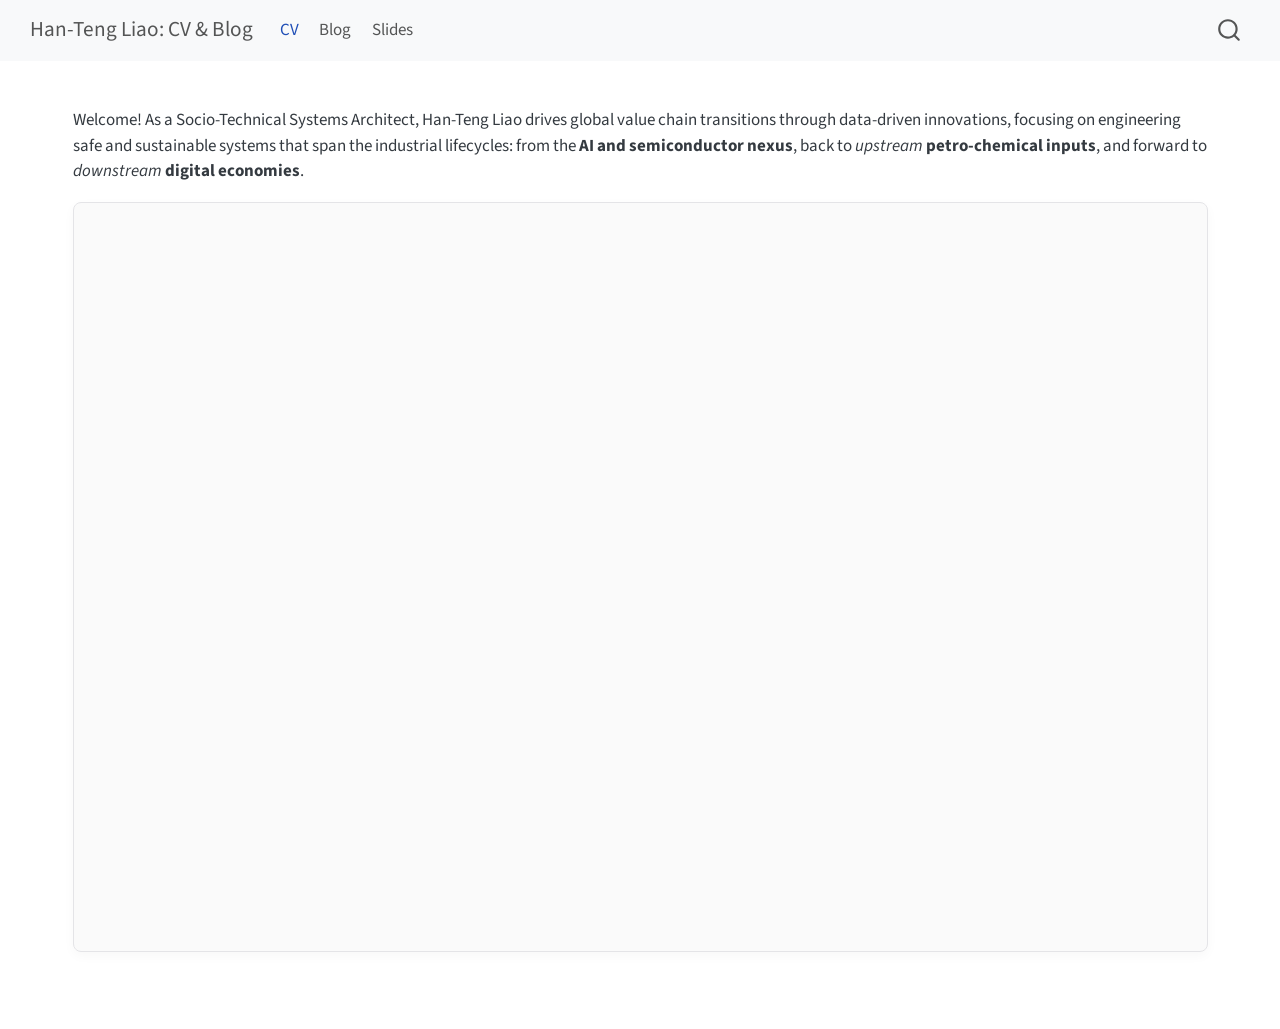
<file: index.html>
<!DOCTYPE html>
<html xmlns="http://www.w3.org/1999/xhtml" lang="en" xml:lang="en"><head>

<meta charset="utf-8">
<meta name="generator" content="quarto-1.10.18">

<meta name="viewport" content="width=device-width, initial-scale=1.0, user-scalable=yes">


<title>Han-Teng Liao: CV &amp; Blog</title>
<style>
/* Default styles provided by pandoc.
** See https://pandoc.org/MANUAL.html#variables-for-html for config info.
*/
span.smallcaps{font-variant: small-caps;}
div.columns{display: flex; gap: 1.5em;}
div.column{flex: auto;}
@media screen {
div.columns{gap: min(4vw, 1.5em);}
div.column{overflow-x: auto;}
}
div.hanging-indent{margin-left: 1.5em; text-indent: -1.5em;}
ul.task-list{list-style: none;}
ul.task-list li input[type="checkbox"] {
  width: 0.8em;
  margin: 0 0.8em 0.2em -1em; /* quarto-specific, see https://github.com/quarto-dev/quarto-cli/issues/4556 */ 
  vertical-align: middle;
}
</style>


<script src="site_libs/quarto-nav/quarto-nav.js"></script>
<script src="site_libs/quarto-nav/headroom.min.js"></script>
<script src="site_libs/clipboard/clipboard.min.js"></script>
<script src="site_libs/quarto-search/autocomplete.umd.js"></script>
<script src="site_libs/quarto-search/fuse.min.js"></script>
<script src="site_libs/quarto-search/quarto-search.js"></script>
<meta name="quarto:offset" content="./">
<script src="site_libs/quarto-html/quarto.js" type="module"></script>
<script src="site_libs/quarto-html/tabsets/tabsets.js" type="module"></script>
<script src="site_libs/quarto-html/popper.min.js"></script>
<script src="site_libs/quarto-html/tippy.umd.min.js"></script>
<script src="site_libs/quarto-html/anchor.min.js"></script>
<link href="site_libs/quarto-html/tippy.css" rel="stylesheet">
<link href="site_libs/quarto-html/quarto-syntax-highlighting-64a204ab8560d761af7679ceaba22944.css" rel="stylesheet" id="quarto-text-highlighting-styles">
<script src="site_libs/bootstrap/bootstrap.min.js"></script>
<link href="site_libs/bootstrap/bootstrap-icons.css" rel="stylesheet">
<link href="site_libs/bootstrap/bootstrap-6ac2aec46ad7f46b16024ee4409aa65c.min.css" rel="stylesheet" append-hash="true" id="quarto-bootstrap" data-mode="light">
<script id="quarto-search-options" type="application/json">{
  "location": "navbar",
  "copy-button": false,
  "collapse-after": 3,
  "panel-placement": "end",
  "type": "overlay",
  "limit": 50,
  "keyboard-shortcut": [
    "f",
    "/",
    "s"
  ],
  "show-item-context": false,
  "language": {
    "search-no-results-text": "No results",
    "search-matching-documents-text": "matching documents",
    "search-copy-link-title": "Copy link to search",
    "search-hide-matches-text": "Hide additional matches",
    "search-more-match-text": "more match in this document",
    "search-more-matches-text": "more matches in this document",
    "search-clear-button-title": "Clear",
    "search-text-placeholder": "",
    "search-detached-cancel-button-title": "Cancel",
    "search-submit-button-title": "Submit",
    "search-label": "Search"
  }
}</script>


<link rel="stylesheet" href="styles.css">
</head>

<body class="nav-fixed quarto-light">

<div id="quarto-search-results"></div>
  <header id="quarto-header" class="headroom fixed-top">
    <nav class="navbar navbar-expand-lg " data-bs-theme="dark">
      <div class="navbar-container container-fluid">
      <div class="navbar-brand-container mx-auto">
    <a class="navbar-brand" href="./index.html">
    <span class="navbar-title">Han-Teng Liao: CV &amp; Blog</span>
    </a>
  </div>
            <div id="quarto-search" class="" title="Search"></div>
          <button class="navbar-toggler" type="button" data-bs-toggle="collapse" data-bs-target="#navbarCollapse" aria-controls="navbarCollapse" role="menu" aria-expanded="false" aria-label="Toggle navigation" onclick="if (window.quartoToggleHeadroom) { window.quartoToggleHeadroom(); }">
  <span class="navbar-toggler-icon"></span>
</button>
          <div class="collapse navbar-collapse" id="navbarCollapse">
            <ul class="navbar-nav navbar-nav-scroll me-auto">
  <li class="nav-item">
    <a class="nav-link active" href="./index.html" aria-current="page"> 
<span class="menu-text">CV</span></a>
  </li>  
  <li class="nav-item">
    <a class="nav-link" href="./blog/index.html"> 
<span class="menu-text">Blog</span></a>
  </li>  
  <li class="nav-item">
    <a class="nav-link" href="./slides/index.html"> 
<span class="menu-text">Slides</span></a>
  </li>  
</ul>
          </div> <!-- /navcollapse -->
            <div class="quarto-navbar-tools">
</div>
      </div> <!-- /container-fluid -->
    </nav>
</header>
<!-- content -->
<div id="quarto-content" class="quarto-container page-columns page-rows-contents page-layout-full page-navbar">
<!-- sidebar -->
<!-- margin-sidebar -->
    <div id="quarto-margin-sidebar" class="sidebar margin-sidebar zindex-bottom">
        
    </div>
<!-- main -->
<main class="content column-page" id="quarto-document-content"><header id="title-block-header" class="quarto-title-block"></header>




<p>Welcome! As a Socio-Technical Systems Architect, Han-Teng Liao drives global value chain transitions through data-driven innovations, focusing on engineering safe and sustainable systems that span the industrial lifecycles: from the <strong>AI and semiconductor nexus</strong>, back to <em>upstream</em> <strong>petro-chemical inputs</strong>, and forward to <em>downstream</em> <strong>digital economies</strong>.</p>
<div style="width: 100%; height: calc(100vh - 180px); min-height: 750px; border: 1px solid #e4e4e7; border-radius: 8px; overflow: hidden; box-shadow: 0 4px 12px rgba(0,0,0,0.03); background-color: #fafafa;">
<iframe src="resume.pdf" style="width: 100%; height: 100%; border: none;" allow="autoplay">
<p style="padding: 24px; color: #52525b; font-size: 0.875rem; text-align: center;">
Your browser does not support embedded PDFs. <a style="color: #09090b; font-weight: 500; text-decoration: underline;" href="resume.pdf#view=FitH" target="_blank">Click here to download or view the CV directly.</a>
</p>
<p></iframe><p></p>
</div>



</main> <!-- /main -->
<script id="quarto-html-after-body" type="application/javascript">
  window.document.addEventListener("DOMContentLoaded", function (event) {
    const icon = "";
    const anchorJS = new window.AnchorJS();
    anchorJS.options = {
      placement: 'right',
      icon: icon
    };
    anchorJS.add('.anchored');
    const isCodeAnnotation = (el) => {
      for (const clz of el.classList) {
        if (clz.startsWith('code-annotation-')) {                     
          return true;
        }
      }
      return false;
    }
    const onCopySuccess = function(e) {
      // button target
      const button = e.trigger;
      // don't keep focus
      button.blur();
      // flash "checked"
      button.classList.add('code-copy-button-checked');
      var currentTitle = button.getAttribute("title");
      button.setAttribute("title", "Copied!");
      let tooltip;
      if (window.bootstrap) {
        button.setAttribute("data-bs-toggle", "tooltip");
        button.setAttribute("data-bs-placement", "left");
        button.setAttribute("data-bs-title", "Copied!");
        tooltip = new bootstrap.Tooltip(button, 
          { trigger: "manual", 
            customClass: "code-copy-button-tooltip",
            offset: [0, -8]});
        tooltip.show();    
      }
      setTimeout(function() {
        if (tooltip) {
          tooltip.hide();
          button.removeAttribute("data-bs-title");
          button.removeAttribute("data-bs-toggle");
          button.removeAttribute("data-bs-placement");
        }
        button.setAttribute("title", currentTitle);
        button.classList.remove('code-copy-button-checked');
      }, 1000);
      // clear code selection
      e.clearSelection();
    }
    const getTextToCopy = function(trigger) {
      const outerScaffold = trigger.parentElement.cloneNode(true);
      const codeEl = outerScaffold.querySelector('code');
      for (const childEl of codeEl.children) {
        if (isCodeAnnotation(childEl)) {
          childEl.remove();
        }
      }
      return codeEl.innerText;
    }
    const clipboard = new window.ClipboardJS('.code-copy-button:not([data-in-quarto-modal])', {
      text: getTextToCopy
    });
    clipboard.on('success', onCopySuccess);
    if (window.document.getElementById('quarto-embedded-source-code-modal')) {
      const clipboardModal = new window.ClipboardJS('.code-copy-button[data-in-quarto-modal]', {
        text: getTextToCopy,
        container: window.document.getElementById('quarto-embedded-source-code-modal')
      });
      clipboardModal.on('success', onCopySuccess);
    }
      var localhostRegex = new RegExp(/^(?:http|https):\/\/localhost\:?[0-9]*\//);
      var mailtoRegex = new RegExp(/^mailto:/);
        var filterRegex = new RegExp('/' + window.location.host + '/');
      var isInternal = (href) => {
          return filterRegex.test(href) || localhostRegex.test(href) || mailtoRegex.test(href);
      }
      // Inspect non-navigation links and adorn them if external
     var links = window.document.querySelectorAll('a[href]:not(.nav-link):not(.navbar-brand):not(.toc-action):not(.sidebar-link):not(.sidebar-item-toggle):not(.pagination-link):not(.no-external):not([aria-hidden]):not(.dropdown-item):not(.quarto-navigation-tool):not(.about-link)');
      for (var i=0; i<links.length; i++) {
        const link = links[i];
        if (!isInternal(link.href)) {
          // undo the damage that might have been done by quarto-nav.js in the case of
          // links that we want to consider external
          if (link.dataset.originalHref !== undefined) {
            link.href = link.dataset.originalHref;
          }
        }
      }
    function tippyHover(el, contentFn, onTriggerFn, onUntriggerFn) {
      const config = {
        allowHTML: true,
        maxWidth: 500,
        delay: 100,
        arrow: false,
        appendTo: function(el) {
            return el.parentElement;
        },
        interactive: true,
        interactiveBorder: 10,
        theme: 'quarto',
        placement: 'bottom-start',
      };
      if (contentFn) {
        config.content = contentFn;
      }
      if (onTriggerFn) {
        config.onTrigger = onTriggerFn;
      }
      if (onUntriggerFn) {
        config.onUntrigger = onUntriggerFn;
      }
      window.tippy(el, config); 
    }
    const noterefs = window.document.querySelectorAll('a[role="doc-noteref"]');
    for (var i=0; i<noterefs.length; i++) {
      const ref = noterefs[i];
      tippyHover(ref, function() {
        // use id or data attribute instead here
        let href = ref.getAttribute('data-footnote-href') || ref.getAttribute('href');
        try { href = new URL(href).hash; } catch {}
        const id = href.replace(/^#\/?/, "");
        const note = window.document.getElementById(id);
        if (note) {
          return note.innerHTML;
        } else {
          return "";
        }
      });
    }
    const xrefs = window.document.querySelectorAll('a.quarto-xref');
    const processXRef = (id, note) => {
      // Strip column container classes
      const stripColumnClz = (el) => {
        el.classList.remove("page-full", "page-columns");
        if (el.children) {
          for (const child of el.children) {
            stripColumnClz(child);
          }
        }
      }
      stripColumnClz(note)
      if (id === null || id.startsWith('sec-')) {
        // Special case sections, only their first couple elements
        const container = document.createElement("div");
        if (note.children && note.children.length > 2) {
          container.appendChild(note.children[0].cloneNode(true));
          for (let i = 1; i < note.children.length; i++) {
            const child = note.children[i];
            if (child.tagName === "P" && child.innerText === "") {
              continue;
            } else {
              container.appendChild(child.cloneNode(true));
              break;
            }
          }
          if (window.Quarto?.typesetMath) {
            window.Quarto.typesetMath(container);
          }
          return container.innerHTML
        } else {
          if (window.Quarto?.typesetMath) {
            window.Quarto.typesetMath(note);
          }
          return note.innerHTML;
        }
      } else {
        // Remove any anchor links if they are present
        const anchorLink = note.querySelector('a.anchorjs-link');
        if (anchorLink) {
          anchorLink.remove();
        }
        if (window.Quarto?.typesetMath) {
          window.Quarto.typesetMath(note);
        }
        if (note.classList.contains("callout")) {
          return note.outerHTML;
        } else {
          return note.innerHTML;
        }
      }
    }
    for (var i=0; i<xrefs.length; i++) {
      const xref = xrefs[i];
      tippyHover(xref, undefined, function(instance) {
        instance.disable();
        let url = xref.getAttribute('href');
        let hash = undefined; 
        if (url.startsWith('#')) {
          hash = url;
        } else {
          try { hash = new URL(url).hash; } catch {}
        }
        if (hash) {
          const id = hash.replace(/^#\/?/, "");
          const note = window.document.getElementById(id);
          if (note !== null) {
            try {
              const html = processXRef(id, note.cloneNode(true));
              instance.setContent(html);
            } finally {
              instance.enable();
              instance.show();
            }
          } else {
            // See if we can fetch this
            fetch(url.split('#')[0])
            .then(res => res.text())
            .then(html => {
              const parser = new DOMParser();
              const htmlDoc = parser.parseFromString(html, "text/html");
              const note = htmlDoc.getElementById(id);
              if (note !== null) {
                const html = processXRef(id, note);
                instance.setContent(html);
              } 
            }).finally(() => {
              instance.enable();
              instance.show();
            });
          }
        } else {
          // See if we can fetch a full url (with no hash to target)
          // This is a special case and we should probably do some content thinning / targeting
          fetch(url)
          .then(res => res.text())
          .then(html => {
            const parser = new DOMParser();
            const htmlDoc = parser.parseFromString(html, "text/html");
            const note = htmlDoc.querySelector('main.content');
            if (note !== null) {
              // This should only happen for chapter cross references
              // (since there is no id in the URL)
              // remove the first header
              if (note.children.length > 0 && note.children[0].tagName === "HEADER") {
                note.children[0].remove();
              }
              const html = processXRef(null, note);
              instance.setContent(html);
            } 
          }).finally(() => {
            instance.enable();
            instance.show();
          });
        }
      }, function(instance) {
      });
    }
        let selectedAnnoteEl;
        const selectorForAnnotation = ( cell, annotation) => {
          let cellAttr = 'data-code-cell="' + cell + '"';
          let lineAttr = 'data-code-annotation="' +  annotation + '"';
          const selector = 'span[' + cellAttr + '][' + lineAttr + ']';
          return selector;
        }
        const selectCodeLines = (annoteEl) => {
          const doc = window.document;
          const targetCell = annoteEl.getAttribute("data-target-cell");
          const targetAnnotation = annoteEl.getAttribute("data-target-annotation");
          const annoteSpan = window.document.querySelector(selectorForAnnotation(targetCell, targetAnnotation));
          const lines = annoteSpan.getAttribute("data-code-lines").split(",");
          const lineIds = lines.map((line) => {
            return targetCell + "-" + line;
          })
          let top = null;
          let height = null;
          let parent = null;
          if (lineIds.length > 0) {
              //compute the position of the single el (top and bottom and make a div)
              const el = window.document.getElementById(lineIds[0]);
              top = el.offsetTop;
              height = el.offsetHeight;
              parent = el.parentElement.parentElement;
            if (lineIds.length > 1) {
              const lastEl = window.document.getElementById(lineIds[lineIds.length - 1]);
              const bottom = lastEl.offsetTop + lastEl.offsetHeight;
              height = bottom - top;
            }
            if (top !== null && height !== null && parent !== null) {
              // cook up a div (if necessary) and position it 
              let div = window.document.getElementById("code-annotation-line-highlight");
              if (div === null) {
                div = window.document.createElement("div");
                div.setAttribute("id", "code-annotation-line-highlight");
                div.style.position = 'absolute';
                parent.appendChild(div);
              }
              div.style.top = top - 2 + "px";
              div.style.height = height + 4 + "px";
              div.style.left = 0;
              let gutterDiv = window.document.getElementById("code-annotation-line-highlight-gutter");
              if (gutterDiv === null) {
                gutterDiv = window.document.createElement("div");
                gutterDiv.setAttribute("id", "code-annotation-line-highlight-gutter");
                gutterDiv.style.position = 'absolute';
                const codeCell = window.document.getElementById(targetCell);
                const gutter = codeCell.querySelector('.code-annotation-gutter');
                gutter.appendChild(gutterDiv);
              }
              gutterDiv.style.top = top - 2 + "px";
              gutterDiv.style.height = height + 4 + "px";
            }
            selectedAnnoteEl = annoteEl;
          }
        };
        const unselectCodeLines = () => {
          const elementsIds = ["code-annotation-line-highlight", "code-annotation-line-highlight-gutter"];
          elementsIds.forEach((elId) => {
            const div = window.document.getElementById(elId);
            if (div) {
              div.remove();
            }
          });
          selectedAnnoteEl = undefined;
        };
          // Handle positioning of the toggle
      window.addEventListener(
        "resize",
        throttle(() => {
          elRect = undefined;
          if (selectedAnnoteEl) {
            selectCodeLines(selectedAnnoteEl);
          }
        }, 10)
      );
      function throttle(fn, ms) {
      let throttle = false;
      let timer;
        return (...args) => {
          if(!throttle) { // first call gets through
              fn.apply(this, args);
              throttle = true;
          } else { // all the others get throttled
              if(timer) clearTimeout(timer); // cancel #2
              timer = setTimeout(() => {
                fn.apply(this, args);
                timer = throttle = false;
              }, ms);
          }
        };
      }
        // Attach click handler to the DT
        const annoteDls = window.document.querySelectorAll('dt[data-target-cell]');
        for (const annoteDlNode of annoteDls) {
          annoteDlNode.addEventListener('click', (event) => {
            const clickedEl = event.target;
            if (clickedEl !== selectedAnnoteEl) {
              unselectCodeLines();
              const activeEl = window.document.querySelector('dt[data-target-cell].code-annotation-active');
              if (activeEl) {
                activeEl.classList.remove('code-annotation-active');
              }
              selectCodeLines(clickedEl);
              clickedEl.classList.add('code-annotation-active');
            } else {
              // Unselect the line
              unselectCodeLines();
              clickedEl.classList.remove('code-annotation-active');
            }
          });
        }
    const findCites = (el) => {
      const parentEl = el.parentElement;
      if (parentEl) {
        const cites = parentEl.dataset.cites;
        if (cites) {
          return {
            el,
            cites: cites.split(' ')
          };
        } else {
          return findCites(el.parentElement)
        }
      } else {
        return undefined;
      }
    };
    var bibliorefs = window.document.querySelectorAll('a[role="doc-biblioref"]');
    for (var i=0; i<bibliorefs.length; i++) {
      const ref = bibliorefs[i];
      const citeInfo = findCites(ref);
      if (citeInfo) {
        tippyHover(citeInfo.el, function() {
          var popup = window.document.createElement('div');
          citeInfo.cites.forEach(function(cite) {
            var citeDiv = window.document.createElement('div');
            citeDiv.classList.add('hanging-indent');
            citeDiv.classList.add('csl-entry');
            var biblioDiv = window.document.getElementById('ref-' + cite);
            if (biblioDiv) {
              citeDiv.innerHTML = biblioDiv.innerHTML;
            }
            popup.appendChild(citeDiv);
          });
          return popup.innerHTML;
        });
      }
    }
  });
  </script>
</div> <!-- /content -->




</body></html>
</file>
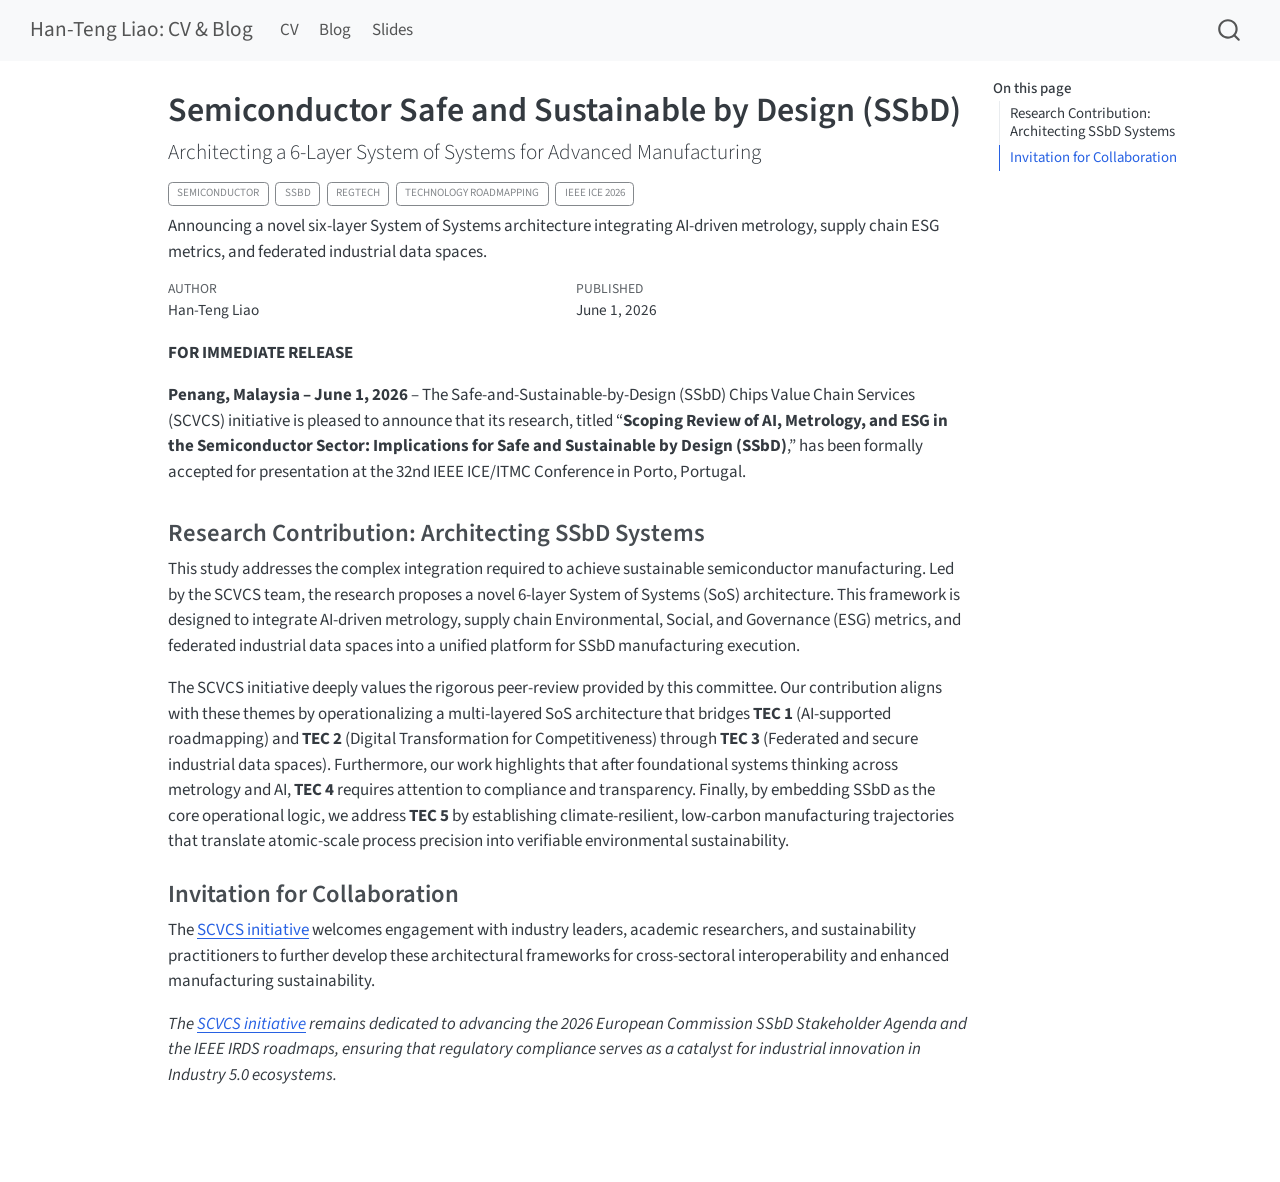
<file: blog/posts/20260601.html>
<!DOCTYPE html>
<html xmlns="http://www.w3.org/1999/xhtml" lang="en" xml:lang="en"><head>

<meta charset="utf-8">
<meta name="generator" content="quarto-1.10.18">

<meta name="viewport" content="width=device-width, initial-scale=1.0, user-scalable=yes">

<meta name="author" content="Han-Teng Liao">
<meta name="dcterms.date" content="2026-06-01">
<meta name="description" content="Announcing a novel six-layer System of Systems architecture integrating AI-driven metrology, supply chain ESG metrics, and federated industrial data spaces.">

<title>Semiconductor Safe and Sustainable by Design (SSbD) – Han-Teng Liao: CV &amp; Blog</title>
<style>
/* Default styles provided by pandoc.
** See https://pandoc.org/MANUAL.html#variables-for-html for config info.
*/
span.smallcaps{font-variant: small-caps;}
div.columns{display: flex; gap: 1.5em;}
div.column{flex: auto;}
@media screen {
div.columns{gap: min(4vw, 1.5em);}
div.column{overflow-x: auto;}
}
div.hanging-indent{margin-left: 1.5em; text-indent: -1.5em;}
ul.task-list{list-style: none;}
ul.task-list li input[type="checkbox"] {
  width: 0.8em;
  margin: 0 0.8em 0.2em -1em; /* quarto-specific, see https://github.com/quarto-dev/quarto-cli/issues/4556 */ 
  vertical-align: middle;
}
</style>


<script src="../../site_libs/quarto-nav/quarto-nav.js"></script>
<script src="../../site_libs/quarto-nav/headroom.min.js"></script>
<script src="../../site_libs/clipboard/clipboard.min.js"></script>
<script src="../../site_libs/quarto-search/autocomplete.umd.js"></script>
<script src="../../site_libs/quarto-search/fuse.min.js"></script>
<script src="../../site_libs/quarto-search/quarto-search.js"></script>
<meta name="quarto:offset" content="../../">
<script src="../../site_libs/quarto-html/quarto.js" type="module"></script>
<script src="../../site_libs/quarto-html/tabsets/tabsets.js" type="module"></script>
<script src="../../site_libs/quarto-html/popper.min.js"></script>
<script src="../../site_libs/quarto-html/tippy.umd.min.js"></script>
<script src="../../site_libs/quarto-html/anchor.min.js"></script>
<link href="../../site_libs/quarto-html/tippy.css" rel="stylesheet">
<link href="../../site_libs/quarto-html/quarto-syntax-highlighting-64a204ab8560d761af7679ceaba22944.css" rel="stylesheet" id="quarto-text-highlighting-styles">
<script src="../../site_libs/bootstrap/bootstrap.min.js"></script>
<link href="../../site_libs/bootstrap/bootstrap-icons.css" rel="stylesheet">
<link href="../../site_libs/bootstrap/bootstrap-6ac2aec46ad7f46b16024ee4409aa65c.min.css" rel="stylesheet" append-hash="true" id="quarto-bootstrap" data-mode="light">
<script id="quarto-search-options" type="application/json">{
  "location": "navbar",
  "copy-button": false,
  "collapse-after": 3,
  "panel-placement": "end",
  "type": "overlay",
  "limit": 50,
  "keyboard-shortcut": [
    "f",
    "/",
    "s"
  ],
  "show-item-context": false,
  "language": {
    "search-no-results-text": "No results",
    "search-matching-documents-text": "matching documents",
    "search-copy-link-title": "Copy link to search",
    "search-hide-matches-text": "Hide additional matches",
    "search-more-match-text": "more match in this document",
    "search-more-matches-text": "more matches in this document",
    "search-clear-button-title": "Clear",
    "search-text-placeholder": "",
    "search-detached-cancel-button-title": "Cancel",
    "search-submit-button-title": "Submit",
    "search-label": "Search"
  }
}</script>


<link rel="stylesheet" href="../../styles.css">
</head>

<body class="nav-fixed quarto-light">

<div id="quarto-search-results"></div>
  <header id="quarto-header" class="headroom fixed-top">
    <nav class="navbar navbar-expand-lg " data-bs-theme="dark">
      <div class="navbar-container container-fluid">
      <div class="navbar-brand-container mx-auto">
    <a class="navbar-brand" href="../../index.html">
    <span class="navbar-title">Han-Teng Liao: CV &amp; Blog</span>
    </a>
  </div>
            <div id="quarto-search" class="" title="Search"></div>
          <button class="navbar-toggler" type="button" data-bs-toggle="collapse" data-bs-target="#navbarCollapse" aria-controls="navbarCollapse" role="menu" aria-expanded="false" aria-label="Toggle navigation" onclick="if (window.quartoToggleHeadroom) { window.quartoToggleHeadroom(); }">
  <span class="navbar-toggler-icon"></span>
</button>
          <div class="collapse navbar-collapse" id="navbarCollapse">
            <ul class="navbar-nav navbar-nav-scroll me-auto">
  <li class="nav-item">
    <a class="nav-link" href="../../index.html"> 
<span class="menu-text">CV</span></a>
  </li>  
  <li class="nav-item">
    <a class="nav-link" href="../../blog/index.html"> 
<span class="menu-text">Blog</span></a>
  </li>  
  <li class="nav-item">
    <a class="nav-link" href="../../slides/index.html"> 
<span class="menu-text">Slides</span></a>
  </li>  
</ul>
          </div> <!-- /navcollapse -->
            <div class="quarto-navbar-tools">
</div>
      </div> <!-- /container-fluid -->
    </nav>
</header>
<!-- content -->
<div id="quarto-content" class="quarto-container page-columns page-rows-contents page-layout-article page-navbar">
<!-- sidebar -->
<!-- margin-sidebar -->
    <div id="quarto-margin-sidebar" class="sidebar margin-sidebar">
        <nav id="TOC" role="doc-toc" class="toc-active">
    <h2 id="toc-title">On this page</h2>
   
  <ul>
  <li><a href="#research-contribution-architecting-ssbd-systems" id="toc-research-contribution-architecting-ssbd-systems" class="nav-link active" data-scroll-target="#research-contribution-architecting-ssbd-systems">Research Contribution: Architecting SSbD Systems</a></li>
  <li><a href="#invitation-for-collaboration" id="toc-invitation-for-collaboration" class="nav-link" data-scroll-target="#invitation-for-collaboration">Invitation for Collaboration</a></li>
  </ul>
</nav>
    </div>
<!-- main -->
<main class="content" id="quarto-document-content">

<header id="title-block-header" class="quarto-title-block default">
<div class="quarto-title">
<h1 class="title">Semiconductor Safe and Sustainable by Design (SSbD)</h1>
<p class="subtitle lead">Architecting a 6-Layer System of Systems for Advanced Manufacturing</p>
  <div class="quarto-categories">
    <div class="quarto-category">Semiconductor</div>
    <div class="quarto-category">SSbD</div>
    <div class="quarto-category">RegTech</div>
    <div class="quarto-category">Technology Roadmapping</div>
    <div class="quarto-category">IEEE ICE 2026</div>
  </div>
  </div>

<div>
  <div class="description">
    Announcing a novel six-layer System of Systems architecture integrating AI-driven metrology, supply chain ESG metrics, and federated industrial data spaces.
  </div>
</div>


<div class="quarto-title-meta">

    <div>
    <div class="quarto-title-meta-heading">Author</div>
    <div class="quarto-title-meta-contents">
             <p>Han-Teng Liao </p>
          </div>
  </div>
    
    <div>
    <div class="quarto-title-meta-heading">Published</div>
    <div class="quarto-title-meta-contents">
      <p class="date">June 1, 2026</p>
    </div>
  </div>
  
    
  </div>
  


</header>


<p><strong>FOR IMMEDIATE RELEASE</strong></p>
<p><strong>Penang, Malaysia – June 1, 2026</strong> – The Safe-and-Sustainable-by-Design (SSbD) Chips Value Chain Services (SCVCS) initiative is pleased to announce that its research, titled “<strong>Scoping Review of AI, Metrology, and ESG in the Semiconductor Sector: Implications for Safe and Sustainable by Design (SSbD)</strong>,” has been formally accepted for presentation at the 32nd IEEE ICE/ITMC Conference in Porto, Portugal.</p>
<section id="research-contribution-architecting-ssbd-systems" class="level3">
<h3 class="anchored" data-anchor-id="research-contribution-architecting-ssbd-systems">Research Contribution: Architecting SSbD Systems</h3>
<p>This study addresses the complex integration required to achieve sustainable semiconductor manufacturing. Led by the SCVCS team, the research proposes a novel 6-layer System of Systems (SoS) architecture. This framework is designed to integrate AI-driven metrology, supply chain Environmental, Social, and Governance (ESG) metrics, and federated industrial data spaces into a unified platform for SSbD manufacturing execution.</p>
<p>The SCVCS initiative deeply values the rigorous peer-review provided by this committee. Our contribution aligns with these themes by operationalizing a multi-layered SoS architecture that bridges <strong>TEC 1</strong> (AI-supported roadmapping) and <strong>TEC 2</strong> (Digital Transformation for Competitiveness) through <strong>TEC 3</strong> (Federated and secure industrial data spaces). Furthermore, our work highlights that after foundational systems thinking across metrology and AI, <strong>TEC 4</strong> requires attention to compliance and transparency. Finally, by embedding SSbD as the core operational logic, we address <strong>TEC 5</strong> by establishing climate-resilient, low-carbon manufacturing trajectories that translate atomic-scale process precision into verifiable environmental sustainability.</p>
</section>
<section id="invitation-for-collaboration" class="level3">
<h3 class="anchored" data-anchor-id="invitation-for-collaboration">Invitation for Collaboration</h3>
<p>The <a href="https://scvcs.footprints.cv/">SCVCS initiative</a> welcomes engagement with industry leaders, academic researchers, and sustainability practitioners to further develop these architectural frameworks for cross-sectoral interoperability and enhanced manufacturing sustainability.</p>
<p><em>The <a href="https://scvcs.footprints.cv/">SCVCS initiative</a> remains dedicated to advancing the 2026 European Commission SSbD Stakeholder Agenda and the IEEE IRDS roadmaps, ensuring that regulatory compliance serves as a catalyst for industrial innovation in Industry 5.0 ecosystems.</em></p>


</section>

</main> <!-- /main -->
<script id="quarto-html-after-body" type="application/javascript">
  window.document.addEventListener("DOMContentLoaded", function (event) {
    const icon = "";
    const anchorJS = new window.AnchorJS();
    anchorJS.options = {
      placement: 'right',
      icon: icon
    };
    anchorJS.add('.anchored');
    const isCodeAnnotation = (el) => {
      for (const clz of el.classList) {
        if (clz.startsWith('code-annotation-')) {                     
          return true;
        }
      }
      return false;
    }
    const onCopySuccess = function(e) {
      // button target
      const button = e.trigger;
      // don't keep focus
      button.blur();
      // flash "checked"
      button.classList.add('code-copy-button-checked');
      var currentTitle = button.getAttribute("title");
      button.setAttribute("title", "Copied!");
      let tooltip;
      if (window.bootstrap) {
        button.setAttribute("data-bs-toggle", "tooltip");
        button.setAttribute("data-bs-placement", "left");
        button.setAttribute("data-bs-title", "Copied!");
        tooltip = new bootstrap.Tooltip(button, 
          { trigger: "manual", 
            customClass: "code-copy-button-tooltip",
            offset: [0, -8]});
        tooltip.show();    
      }
      setTimeout(function() {
        if (tooltip) {
          tooltip.hide();
          button.removeAttribute("data-bs-title");
          button.removeAttribute("data-bs-toggle");
          button.removeAttribute("data-bs-placement");
        }
        button.setAttribute("title", currentTitle);
        button.classList.remove('code-copy-button-checked');
      }, 1000);
      // clear code selection
      e.clearSelection();
    }
    const getTextToCopy = function(trigger) {
      const outerScaffold = trigger.parentElement.cloneNode(true);
      const codeEl = outerScaffold.querySelector('code');
      for (const childEl of codeEl.children) {
        if (isCodeAnnotation(childEl)) {
          childEl.remove();
        }
      }
      return codeEl.innerText;
    }
    const clipboard = new window.ClipboardJS('.code-copy-button:not([data-in-quarto-modal])', {
      text: getTextToCopy
    });
    clipboard.on('success', onCopySuccess);
    if (window.document.getElementById('quarto-embedded-source-code-modal')) {
      const clipboardModal = new window.ClipboardJS('.code-copy-button[data-in-quarto-modal]', {
        text: getTextToCopy,
        container: window.document.getElementById('quarto-embedded-source-code-modal')
      });
      clipboardModal.on('success', onCopySuccess);
    }
      var localhostRegex = new RegExp(/^(?:http|https):\/\/localhost\:?[0-9]*\//);
      var mailtoRegex = new RegExp(/^mailto:/);
        var filterRegex = new RegExp('/' + window.location.host + '/');
      var isInternal = (href) => {
          return filterRegex.test(href) || localhostRegex.test(href) || mailtoRegex.test(href);
      }
      // Inspect non-navigation links and adorn them if external
     var links = window.document.querySelectorAll('a[href]:not(.nav-link):not(.navbar-brand):not(.toc-action):not(.sidebar-link):not(.sidebar-item-toggle):not(.pagination-link):not(.no-external):not([aria-hidden]):not(.dropdown-item):not(.quarto-navigation-tool):not(.about-link)');
      for (var i=0; i<links.length; i++) {
        const link = links[i];
        if (!isInternal(link.href)) {
          // undo the damage that might have been done by quarto-nav.js in the case of
          // links that we want to consider external
          if (link.dataset.originalHref !== undefined) {
            link.href = link.dataset.originalHref;
          }
        }
      }
    function tippyHover(el, contentFn, onTriggerFn, onUntriggerFn) {
      const config = {
        allowHTML: true,
        maxWidth: 500,
        delay: 100,
        arrow: false,
        appendTo: function(el) {
            return el.parentElement;
        },
        interactive: true,
        interactiveBorder: 10,
        theme: 'quarto',
        placement: 'bottom-start',
      };
      if (contentFn) {
        config.content = contentFn;
      }
      if (onTriggerFn) {
        config.onTrigger = onTriggerFn;
      }
      if (onUntriggerFn) {
        config.onUntrigger = onUntriggerFn;
      }
      window.tippy(el, config); 
    }
    const noterefs = window.document.querySelectorAll('a[role="doc-noteref"]');
    for (var i=0; i<noterefs.length; i++) {
      const ref = noterefs[i];
      tippyHover(ref, function() {
        // use id or data attribute instead here
        let href = ref.getAttribute('data-footnote-href') || ref.getAttribute('href');
        try { href = new URL(href).hash; } catch {}
        const id = href.replace(/^#\/?/, "");
        const note = window.document.getElementById(id);
        if (note) {
          return note.innerHTML;
        } else {
          return "";
        }
      });
    }
    const xrefs = window.document.querySelectorAll('a.quarto-xref');
    const processXRef = (id, note) => {
      // Strip column container classes
      const stripColumnClz = (el) => {
        el.classList.remove("page-full", "page-columns");
        if (el.children) {
          for (const child of el.children) {
            stripColumnClz(child);
          }
        }
      }
      stripColumnClz(note)
      if (id === null || id.startsWith('sec-')) {
        // Special case sections, only their first couple elements
        const container = document.createElement("div");
        if (note.children && note.children.length > 2) {
          container.appendChild(note.children[0].cloneNode(true));
          for (let i = 1; i < note.children.length; i++) {
            const child = note.children[i];
            if (child.tagName === "P" && child.innerText === "") {
              continue;
            } else {
              container.appendChild(child.cloneNode(true));
              break;
            }
          }
          if (window.Quarto?.typesetMath) {
            window.Quarto.typesetMath(container);
          }
          return container.innerHTML
        } else {
          if (window.Quarto?.typesetMath) {
            window.Quarto.typesetMath(note);
          }
          return note.innerHTML;
        }
      } else {
        // Remove any anchor links if they are present
        const anchorLink = note.querySelector('a.anchorjs-link');
        if (anchorLink) {
          anchorLink.remove();
        }
        if (window.Quarto?.typesetMath) {
          window.Quarto.typesetMath(note);
        }
        if (note.classList.contains("callout")) {
          return note.outerHTML;
        } else {
          return note.innerHTML;
        }
      }
    }
    for (var i=0; i<xrefs.length; i++) {
      const xref = xrefs[i];
      tippyHover(xref, undefined, function(instance) {
        instance.disable();
        let url = xref.getAttribute('href');
        let hash = undefined; 
        if (url.startsWith('#')) {
          hash = url;
        } else {
          try { hash = new URL(url).hash; } catch {}
        }
        if (hash) {
          const id = hash.replace(/^#\/?/, "");
          const note = window.document.getElementById(id);
          if (note !== null) {
            try {
              const html = processXRef(id, note.cloneNode(true));
              instance.setContent(html);
            } finally {
              instance.enable();
              instance.show();
            }
          } else {
            // See if we can fetch this
            fetch(url.split('#')[0])
            .then(res => res.text())
            .then(html => {
              const parser = new DOMParser();
              const htmlDoc = parser.parseFromString(html, "text/html");
              const note = htmlDoc.getElementById(id);
              if (note !== null) {
                const html = processXRef(id, note);
                instance.setContent(html);
              } 
            }).finally(() => {
              instance.enable();
              instance.show();
            });
          }
        } else {
          // See if we can fetch a full url (with no hash to target)
          // This is a special case and we should probably do some content thinning / targeting
          fetch(url)
          .then(res => res.text())
          .then(html => {
            const parser = new DOMParser();
            const htmlDoc = parser.parseFromString(html, "text/html");
            const note = htmlDoc.querySelector('main.content');
            if (note !== null) {
              // This should only happen for chapter cross references
              // (since there is no id in the URL)
              // remove the first header
              if (note.children.length > 0 && note.children[0].tagName === "HEADER") {
                note.children[0].remove();
              }
              const html = processXRef(null, note);
              instance.setContent(html);
            } 
          }).finally(() => {
            instance.enable();
            instance.show();
          });
        }
      }, function(instance) {
      });
    }
        let selectedAnnoteEl;
        const selectorForAnnotation = ( cell, annotation) => {
          let cellAttr = 'data-code-cell="' + cell + '"';
          let lineAttr = 'data-code-annotation="' +  annotation + '"';
          const selector = 'span[' + cellAttr + '][' + lineAttr + ']';
          return selector;
        }
        const selectCodeLines = (annoteEl) => {
          const doc = window.document;
          const targetCell = annoteEl.getAttribute("data-target-cell");
          const targetAnnotation = annoteEl.getAttribute("data-target-annotation");
          const annoteSpan = window.document.querySelector(selectorForAnnotation(targetCell, targetAnnotation));
          const lines = annoteSpan.getAttribute("data-code-lines").split(",");
          const lineIds = lines.map((line) => {
            return targetCell + "-" + line;
          })
          let top = null;
          let height = null;
          let parent = null;
          if (lineIds.length > 0) {
              //compute the position of the single el (top and bottom and make a div)
              const el = window.document.getElementById(lineIds[0]);
              top = el.offsetTop;
              height = el.offsetHeight;
              parent = el.parentElement.parentElement;
            if (lineIds.length > 1) {
              const lastEl = window.document.getElementById(lineIds[lineIds.length - 1]);
              const bottom = lastEl.offsetTop + lastEl.offsetHeight;
              height = bottom - top;
            }
            if (top !== null && height !== null && parent !== null) {
              // cook up a div (if necessary) and position it 
              let div = window.document.getElementById("code-annotation-line-highlight");
              if (div === null) {
                div = window.document.createElement("div");
                div.setAttribute("id", "code-annotation-line-highlight");
                div.style.position = 'absolute';
                parent.appendChild(div);
              }
              div.style.top = top - 2 + "px";
              div.style.height = height + 4 + "px";
              div.style.left = 0;
              let gutterDiv = window.document.getElementById("code-annotation-line-highlight-gutter");
              if (gutterDiv === null) {
                gutterDiv = window.document.createElement("div");
                gutterDiv.setAttribute("id", "code-annotation-line-highlight-gutter");
                gutterDiv.style.position = 'absolute';
                const codeCell = window.document.getElementById(targetCell);
                const gutter = codeCell.querySelector('.code-annotation-gutter');
                gutter.appendChild(gutterDiv);
              }
              gutterDiv.style.top = top - 2 + "px";
              gutterDiv.style.height = height + 4 + "px";
            }
            selectedAnnoteEl = annoteEl;
          }
        };
        const unselectCodeLines = () => {
          const elementsIds = ["code-annotation-line-highlight", "code-annotation-line-highlight-gutter"];
          elementsIds.forEach((elId) => {
            const div = window.document.getElementById(elId);
            if (div) {
              div.remove();
            }
          });
          selectedAnnoteEl = undefined;
        };
          // Handle positioning of the toggle
      window.addEventListener(
        "resize",
        throttle(() => {
          elRect = undefined;
          if (selectedAnnoteEl) {
            selectCodeLines(selectedAnnoteEl);
          }
        }, 10)
      );
      function throttle(fn, ms) {
      let throttle = false;
      let timer;
        return (...args) => {
          if(!throttle) { // first call gets through
              fn.apply(this, args);
              throttle = true;
          } else { // all the others get throttled
              if(timer) clearTimeout(timer); // cancel #2
              timer = setTimeout(() => {
                fn.apply(this, args);
                timer = throttle = false;
              }, ms);
          }
        };
      }
        // Attach click handler to the DT
        const annoteDls = window.document.querySelectorAll('dt[data-target-cell]');
        for (const annoteDlNode of annoteDls) {
          annoteDlNode.addEventListener('click', (event) => {
            const clickedEl = event.target;
            if (clickedEl !== selectedAnnoteEl) {
              unselectCodeLines();
              const activeEl = window.document.querySelector('dt[data-target-cell].code-annotation-active');
              if (activeEl) {
                activeEl.classList.remove('code-annotation-active');
              }
              selectCodeLines(clickedEl);
              clickedEl.classList.add('code-annotation-active');
            } else {
              // Unselect the line
              unselectCodeLines();
              clickedEl.classList.remove('code-annotation-active');
            }
          });
        }
    const findCites = (el) => {
      const parentEl = el.parentElement;
      if (parentEl) {
        const cites = parentEl.dataset.cites;
        if (cites) {
          return {
            el,
            cites: cites.split(' ')
          };
        } else {
          return findCites(el.parentElement)
        }
      } else {
        return undefined;
      }
    };
    var bibliorefs = window.document.querySelectorAll('a[role="doc-biblioref"]');
    for (var i=0; i<bibliorefs.length; i++) {
      const ref = bibliorefs[i];
      const citeInfo = findCites(ref);
      if (citeInfo) {
        tippyHover(citeInfo.el, function() {
          var popup = window.document.createElement('div');
          citeInfo.cites.forEach(function(cite) {
            var citeDiv = window.document.createElement('div');
            citeDiv.classList.add('hanging-indent');
            citeDiv.classList.add('csl-entry');
            var biblioDiv = window.document.getElementById('ref-' + cite);
            if (biblioDiv) {
              citeDiv.innerHTML = biblioDiv.innerHTML;
            }
            popup.appendChild(citeDiv);
          });
          return popup.innerHTML;
        });
      }
    }
  });
  </script>
</div> <!-- /content -->




</body></html>
</file>
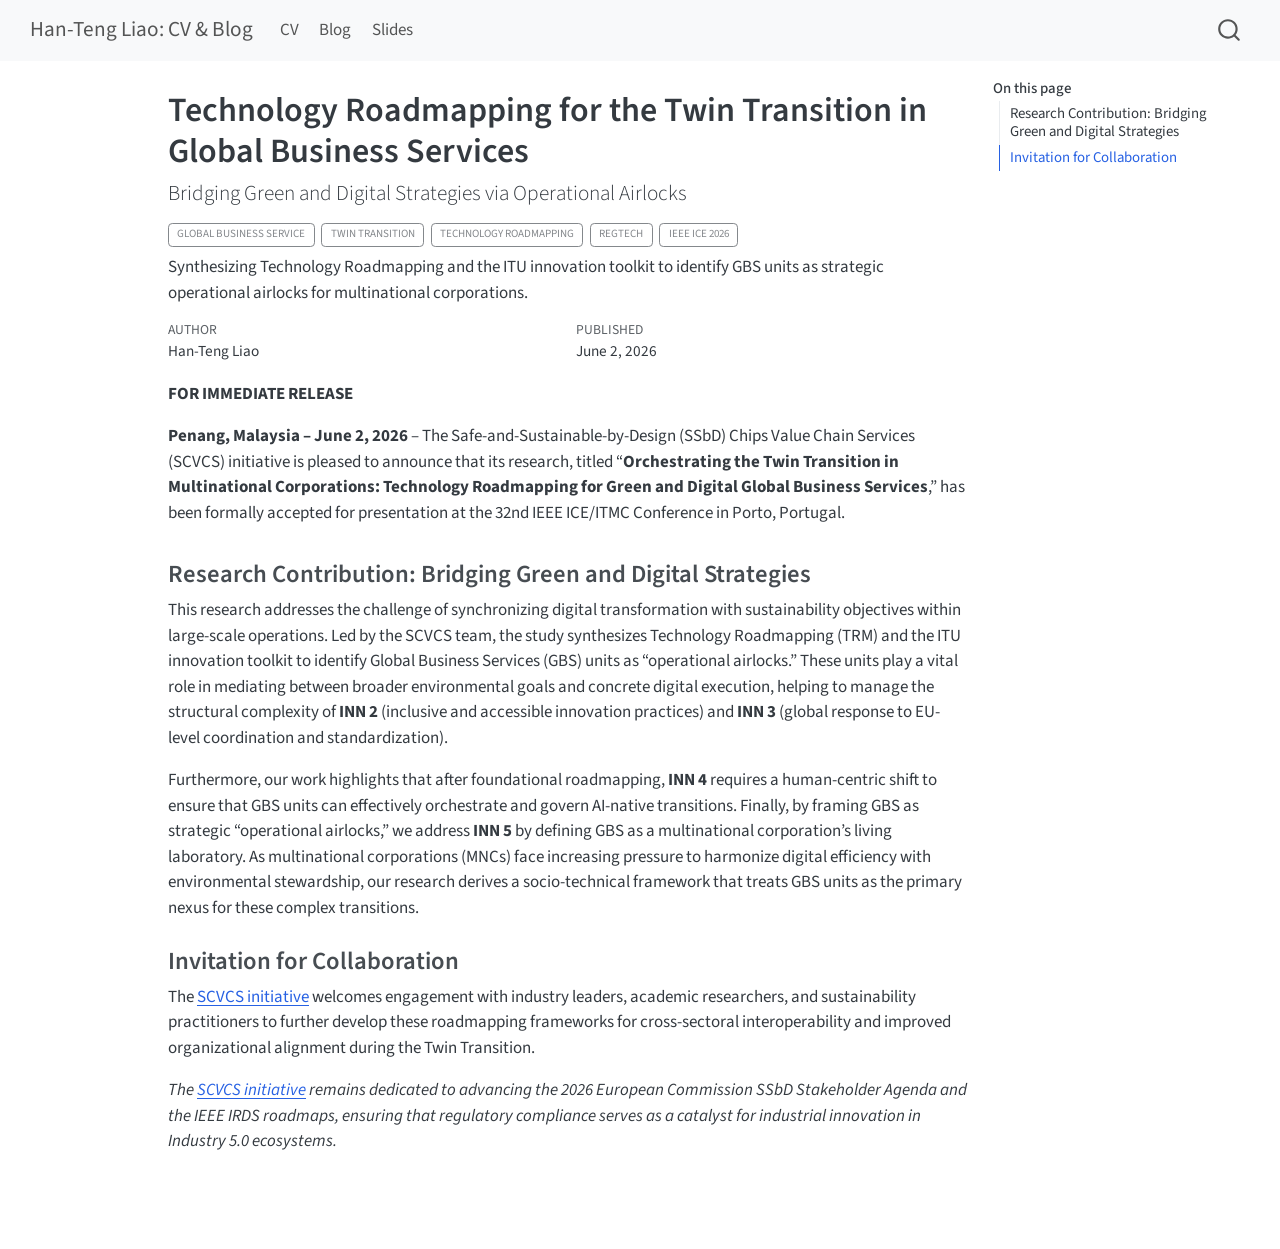
<file: blog/posts/20260602.html>
<!DOCTYPE html>
<html xmlns="http://www.w3.org/1999/xhtml" lang="en" xml:lang="en"><head>

<meta charset="utf-8">
<meta name="generator" content="quarto-1.10.18">

<meta name="viewport" content="width=device-width, initial-scale=1.0, user-scalable=yes">

<meta name="author" content="Han-Teng Liao">
<meta name="dcterms.date" content="2026-06-02">
<meta name="description" content="Synthesizing Technology Roadmapping and the ITU innovation toolkit to identify GBS units as strategic operational airlocks for multinational corporations.">

<title>Technology Roadmapping for the Twin Transition in Global Business Services – Han-Teng Liao: CV &amp; Blog</title>
<style>
/* Default styles provided by pandoc.
** See https://pandoc.org/MANUAL.html#variables-for-html for config info.
*/
span.smallcaps{font-variant: small-caps;}
div.columns{display: flex; gap: 1.5em;}
div.column{flex: auto;}
@media screen {
div.columns{gap: min(4vw, 1.5em);}
div.column{overflow-x: auto;}
}
div.hanging-indent{margin-left: 1.5em; text-indent: -1.5em;}
ul.task-list{list-style: none;}
ul.task-list li input[type="checkbox"] {
  width: 0.8em;
  margin: 0 0.8em 0.2em -1em; /* quarto-specific, see https://github.com/quarto-dev/quarto-cli/issues/4556 */ 
  vertical-align: middle;
}
</style>


<script src="../../site_libs/quarto-nav/quarto-nav.js"></script>
<script src="../../site_libs/quarto-nav/headroom.min.js"></script>
<script src="../../site_libs/clipboard/clipboard.min.js"></script>
<script src="../../site_libs/quarto-search/autocomplete.umd.js"></script>
<script src="../../site_libs/quarto-search/fuse.min.js"></script>
<script src="../../site_libs/quarto-search/quarto-search.js"></script>
<meta name="quarto:offset" content="../../">
<script src="../../site_libs/quarto-html/quarto.js" type="module"></script>
<script src="../../site_libs/quarto-html/tabsets/tabsets.js" type="module"></script>
<script src="../../site_libs/quarto-html/popper.min.js"></script>
<script src="../../site_libs/quarto-html/tippy.umd.min.js"></script>
<script src="../../site_libs/quarto-html/anchor.min.js"></script>
<link href="../../site_libs/quarto-html/tippy.css" rel="stylesheet">
<link href="../../site_libs/quarto-html/quarto-syntax-highlighting-64a204ab8560d761af7679ceaba22944.css" rel="stylesheet" id="quarto-text-highlighting-styles">
<script src="../../site_libs/bootstrap/bootstrap.min.js"></script>
<link href="../../site_libs/bootstrap/bootstrap-icons.css" rel="stylesheet">
<link href="../../site_libs/bootstrap/bootstrap-6ac2aec46ad7f46b16024ee4409aa65c.min.css" rel="stylesheet" append-hash="true" id="quarto-bootstrap" data-mode="light">
<script id="quarto-search-options" type="application/json">{
  "location": "navbar",
  "copy-button": false,
  "collapse-after": 3,
  "panel-placement": "end",
  "type": "overlay",
  "limit": 50,
  "keyboard-shortcut": [
    "f",
    "/",
    "s"
  ],
  "show-item-context": false,
  "language": {
    "search-no-results-text": "No results",
    "search-matching-documents-text": "matching documents",
    "search-copy-link-title": "Copy link to search",
    "search-hide-matches-text": "Hide additional matches",
    "search-more-match-text": "more match in this document",
    "search-more-matches-text": "more matches in this document",
    "search-clear-button-title": "Clear",
    "search-text-placeholder": "",
    "search-detached-cancel-button-title": "Cancel",
    "search-submit-button-title": "Submit",
    "search-label": "Search"
  }
}</script>


<link rel="stylesheet" href="../../styles.css">
</head>

<body class="nav-fixed quarto-light">

<div id="quarto-search-results"></div>
  <header id="quarto-header" class="headroom fixed-top">
    <nav class="navbar navbar-expand-lg " data-bs-theme="dark">
      <div class="navbar-container container-fluid">
      <div class="navbar-brand-container mx-auto">
    <a class="navbar-brand" href="../../index.html">
    <span class="navbar-title">Han-Teng Liao: CV &amp; Blog</span>
    </a>
  </div>
            <div id="quarto-search" class="" title="Search"></div>
          <button class="navbar-toggler" type="button" data-bs-toggle="collapse" data-bs-target="#navbarCollapse" aria-controls="navbarCollapse" role="menu" aria-expanded="false" aria-label="Toggle navigation" onclick="if (window.quartoToggleHeadroom) { window.quartoToggleHeadroom(); }">
  <span class="navbar-toggler-icon"></span>
</button>
          <div class="collapse navbar-collapse" id="navbarCollapse">
            <ul class="navbar-nav navbar-nav-scroll me-auto">
  <li class="nav-item">
    <a class="nav-link" href="../../index.html"> 
<span class="menu-text">CV</span></a>
  </li>  
  <li class="nav-item">
    <a class="nav-link" href="../../blog/index.html"> 
<span class="menu-text">Blog</span></a>
  </li>  
  <li class="nav-item">
    <a class="nav-link" href="../../slides/index.html"> 
<span class="menu-text">Slides</span></a>
  </li>  
</ul>
          </div> <!-- /navcollapse -->
            <div class="quarto-navbar-tools">
</div>
      </div> <!-- /container-fluid -->
    </nav>
</header>
<!-- content -->
<div id="quarto-content" class="quarto-container page-columns page-rows-contents page-layout-article page-navbar">
<!-- sidebar -->
<!-- margin-sidebar -->
    <div id="quarto-margin-sidebar" class="sidebar margin-sidebar">
        <nav id="TOC" role="doc-toc" class="toc-active">
    <h2 id="toc-title">On this page</h2>
   
  <ul>
  <li><a href="#research-contribution-bridging-green-and-digital-strategies" id="toc-research-contribution-bridging-green-and-digital-strategies" class="nav-link active" data-scroll-target="#research-contribution-bridging-green-and-digital-strategies">Research Contribution: Bridging Green and Digital Strategies</a></li>
  <li><a href="#invitation-for-collaboration" id="toc-invitation-for-collaboration" class="nav-link" data-scroll-target="#invitation-for-collaboration">Invitation for Collaboration</a></li>
  </ul>
</nav>
    </div>
<!-- main -->
<main class="content" id="quarto-document-content">

<header id="title-block-header" class="quarto-title-block default">
<div class="quarto-title">
<h1 class="title">Technology Roadmapping for the Twin Transition in Global Business Services</h1>
<p class="subtitle lead">Bridging Green and Digital Strategies via Operational Airlocks</p>
  <div class="quarto-categories">
    <div class="quarto-category">Global Business Service</div>
    <div class="quarto-category">Twin Transition</div>
    <div class="quarto-category">Technology Roadmapping</div>
    <div class="quarto-category">RegTech</div>
    <div class="quarto-category">IEEE ICE 2026</div>
  </div>
  </div>

<div>
  <div class="description">
    Synthesizing Technology Roadmapping and the ITU innovation toolkit to identify GBS units as strategic operational airlocks for multinational corporations.
  </div>
</div>


<div class="quarto-title-meta">

    <div>
    <div class="quarto-title-meta-heading">Author</div>
    <div class="quarto-title-meta-contents">
             <p>Han-Teng Liao </p>
          </div>
  </div>
    
    <div>
    <div class="quarto-title-meta-heading">Published</div>
    <div class="quarto-title-meta-contents">
      <p class="date">June 2, 2026</p>
    </div>
  </div>
  
    
  </div>
  


</header>


<p><strong>FOR IMMEDIATE RELEASE</strong></p>
<p><strong>Penang, Malaysia – June 2, 2026</strong> – The Safe-and-Sustainable-by-Design (SSbD) Chips Value Chain Services (SCVCS) initiative is pleased to announce that its research, titled “<strong>Orchestrating the Twin Transition in Multinational Corporations: Technology Roadmapping for Green and Digital Global Business Services</strong>,” has been formally accepted for presentation at the 32nd IEEE ICE/ITMC Conference in Porto, Portugal.</p>
<section id="research-contribution-bridging-green-and-digital-strategies" class="level3">
<h3 class="anchored" data-anchor-id="research-contribution-bridging-green-and-digital-strategies">Research Contribution: Bridging Green and Digital Strategies</h3>
<p>This research addresses the challenge of synchronizing digital transformation with sustainability objectives within large-scale operations. Led by the SCVCS team, the study synthesizes Technology Roadmapping (TRM) and the ITU innovation toolkit to identify Global Business Services (GBS) units as “operational airlocks.” These units play a vital role in mediating between broader environmental goals and concrete digital execution, helping to manage the structural complexity of <strong>INN 2</strong> (inclusive and accessible innovation practices) and <strong>INN 3</strong> (global response to EU-level coordination and standardization).</p>
<p>Furthermore, our work highlights that after foundational roadmapping, <strong>INN 4</strong> requires a human-centric shift to ensure that GBS units can effectively orchestrate and govern AI-native transitions. Finally, by framing GBS as strategic “operational airlocks,” we address <strong>INN 5</strong> by defining GBS as a multinational corporation’s living laboratory. As multinational corporations (MNCs) face increasing pressure to harmonize digital efficiency with environmental stewardship, our research derives a socio-technical framework that treats GBS units as the primary nexus for these complex transitions.</p>
</section>
<section id="invitation-for-collaboration" class="level3">
<h3 class="anchored" data-anchor-id="invitation-for-collaboration">Invitation for Collaboration</h3>
<p>The <a href="https://scvcs.footprints.cv/">SCVCS initiative</a> welcomes engagement with industry leaders, academic researchers, and sustainability practitioners to further develop these roadmapping frameworks for cross-sectoral interoperability and improved organizational alignment during the Twin Transition.</p>
<p><em>The <a href="https://scvcs.footprints.cv/">SCVCS initiative</a> remains dedicated to advancing the 2026 European Commission SSbD Stakeholder Agenda and the IEEE IRDS roadmaps, ensuring that regulatory compliance serves as a catalyst for industrial innovation in Industry 5.0 ecosystems.</em></p>


</section>

</main> <!-- /main -->
<script id="quarto-html-after-body" type="application/javascript">
  window.document.addEventListener("DOMContentLoaded", function (event) {
    const icon = "";
    const anchorJS = new window.AnchorJS();
    anchorJS.options = {
      placement: 'right',
      icon: icon
    };
    anchorJS.add('.anchored');
    const isCodeAnnotation = (el) => {
      for (const clz of el.classList) {
        if (clz.startsWith('code-annotation-')) {                     
          return true;
        }
      }
      return false;
    }
    const onCopySuccess = function(e) {
      // button target
      const button = e.trigger;
      // don't keep focus
      button.blur();
      // flash "checked"
      button.classList.add('code-copy-button-checked');
      var currentTitle = button.getAttribute("title");
      button.setAttribute("title", "Copied!");
      let tooltip;
      if (window.bootstrap) {
        button.setAttribute("data-bs-toggle", "tooltip");
        button.setAttribute("data-bs-placement", "left");
        button.setAttribute("data-bs-title", "Copied!");
        tooltip = new bootstrap.Tooltip(button, 
          { trigger: "manual", 
            customClass: "code-copy-button-tooltip",
            offset: [0, -8]});
        tooltip.show();    
      }
      setTimeout(function() {
        if (tooltip) {
          tooltip.hide();
          button.removeAttribute("data-bs-title");
          button.removeAttribute("data-bs-toggle");
          button.removeAttribute("data-bs-placement");
        }
        button.setAttribute("title", currentTitle);
        button.classList.remove('code-copy-button-checked');
      }, 1000);
      // clear code selection
      e.clearSelection();
    }
    const getTextToCopy = function(trigger) {
      const outerScaffold = trigger.parentElement.cloneNode(true);
      const codeEl = outerScaffold.querySelector('code');
      for (const childEl of codeEl.children) {
        if (isCodeAnnotation(childEl)) {
          childEl.remove();
        }
      }
      return codeEl.innerText;
    }
    const clipboard = new window.ClipboardJS('.code-copy-button:not([data-in-quarto-modal])', {
      text: getTextToCopy
    });
    clipboard.on('success', onCopySuccess);
    if (window.document.getElementById('quarto-embedded-source-code-modal')) {
      const clipboardModal = new window.ClipboardJS('.code-copy-button[data-in-quarto-modal]', {
        text: getTextToCopy,
        container: window.document.getElementById('quarto-embedded-source-code-modal')
      });
      clipboardModal.on('success', onCopySuccess);
    }
      var localhostRegex = new RegExp(/^(?:http|https):\/\/localhost\:?[0-9]*\//);
      var mailtoRegex = new RegExp(/^mailto:/);
        var filterRegex = new RegExp('/' + window.location.host + '/');
      var isInternal = (href) => {
          return filterRegex.test(href) || localhostRegex.test(href) || mailtoRegex.test(href);
      }
      // Inspect non-navigation links and adorn them if external
     var links = window.document.querySelectorAll('a[href]:not(.nav-link):not(.navbar-brand):not(.toc-action):not(.sidebar-link):not(.sidebar-item-toggle):not(.pagination-link):not(.no-external):not([aria-hidden]):not(.dropdown-item):not(.quarto-navigation-tool):not(.about-link)');
      for (var i=0; i<links.length; i++) {
        const link = links[i];
        if (!isInternal(link.href)) {
          // undo the damage that might have been done by quarto-nav.js in the case of
          // links that we want to consider external
          if (link.dataset.originalHref !== undefined) {
            link.href = link.dataset.originalHref;
          }
        }
      }
    function tippyHover(el, contentFn, onTriggerFn, onUntriggerFn) {
      const config = {
        allowHTML: true,
        maxWidth: 500,
        delay: 100,
        arrow: false,
        appendTo: function(el) {
            return el.parentElement;
        },
        interactive: true,
        interactiveBorder: 10,
        theme: 'quarto',
        placement: 'bottom-start',
      };
      if (contentFn) {
        config.content = contentFn;
      }
      if (onTriggerFn) {
        config.onTrigger = onTriggerFn;
      }
      if (onUntriggerFn) {
        config.onUntrigger = onUntriggerFn;
      }
      window.tippy(el, config); 
    }
    const noterefs = window.document.querySelectorAll('a[role="doc-noteref"]');
    for (var i=0; i<noterefs.length; i++) {
      const ref = noterefs[i];
      tippyHover(ref, function() {
        // use id or data attribute instead here
        let href = ref.getAttribute('data-footnote-href') || ref.getAttribute('href');
        try { href = new URL(href).hash; } catch {}
        const id = href.replace(/^#\/?/, "");
        const note = window.document.getElementById(id);
        if (note) {
          return note.innerHTML;
        } else {
          return "";
        }
      });
    }
    const xrefs = window.document.querySelectorAll('a.quarto-xref');
    const processXRef = (id, note) => {
      // Strip column container classes
      const stripColumnClz = (el) => {
        el.classList.remove("page-full", "page-columns");
        if (el.children) {
          for (const child of el.children) {
            stripColumnClz(child);
          }
        }
      }
      stripColumnClz(note)
      if (id === null || id.startsWith('sec-')) {
        // Special case sections, only their first couple elements
        const container = document.createElement("div");
        if (note.children && note.children.length > 2) {
          container.appendChild(note.children[0].cloneNode(true));
          for (let i = 1; i < note.children.length; i++) {
            const child = note.children[i];
            if (child.tagName === "P" && child.innerText === "") {
              continue;
            } else {
              container.appendChild(child.cloneNode(true));
              break;
            }
          }
          if (window.Quarto?.typesetMath) {
            window.Quarto.typesetMath(container);
          }
          return container.innerHTML
        } else {
          if (window.Quarto?.typesetMath) {
            window.Quarto.typesetMath(note);
          }
          return note.innerHTML;
        }
      } else {
        // Remove any anchor links if they are present
        const anchorLink = note.querySelector('a.anchorjs-link');
        if (anchorLink) {
          anchorLink.remove();
        }
        if (window.Quarto?.typesetMath) {
          window.Quarto.typesetMath(note);
        }
        if (note.classList.contains("callout")) {
          return note.outerHTML;
        } else {
          return note.innerHTML;
        }
      }
    }
    for (var i=0; i<xrefs.length; i++) {
      const xref = xrefs[i];
      tippyHover(xref, undefined, function(instance) {
        instance.disable();
        let url = xref.getAttribute('href');
        let hash = undefined; 
        if (url.startsWith('#')) {
          hash = url;
        } else {
          try { hash = new URL(url).hash; } catch {}
        }
        if (hash) {
          const id = hash.replace(/^#\/?/, "");
          const note = window.document.getElementById(id);
          if (note !== null) {
            try {
              const html = processXRef(id, note.cloneNode(true));
              instance.setContent(html);
            } finally {
              instance.enable();
              instance.show();
            }
          } else {
            // See if we can fetch this
            fetch(url.split('#')[0])
            .then(res => res.text())
            .then(html => {
              const parser = new DOMParser();
              const htmlDoc = parser.parseFromString(html, "text/html");
              const note = htmlDoc.getElementById(id);
              if (note !== null) {
                const html = processXRef(id, note);
                instance.setContent(html);
              } 
            }).finally(() => {
              instance.enable();
              instance.show();
            });
          }
        } else {
          // See if we can fetch a full url (with no hash to target)
          // This is a special case and we should probably do some content thinning / targeting
          fetch(url)
          .then(res => res.text())
          .then(html => {
            const parser = new DOMParser();
            const htmlDoc = parser.parseFromString(html, "text/html");
            const note = htmlDoc.querySelector('main.content');
            if (note !== null) {
              // This should only happen for chapter cross references
              // (since there is no id in the URL)
              // remove the first header
              if (note.children.length > 0 && note.children[0].tagName === "HEADER") {
                note.children[0].remove();
              }
              const html = processXRef(null, note);
              instance.setContent(html);
            } 
          }).finally(() => {
            instance.enable();
            instance.show();
          });
        }
      }, function(instance) {
      });
    }
        let selectedAnnoteEl;
        const selectorForAnnotation = ( cell, annotation) => {
          let cellAttr = 'data-code-cell="' + cell + '"';
          let lineAttr = 'data-code-annotation="' +  annotation + '"';
          const selector = 'span[' + cellAttr + '][' + lineAttr + ']';
          return selector;
        }
        const selectCodeLines = (annoteEl) => {
          const doc = window.document;
          const targetCell = annoteEl.getAttribute("data-target-cell");
          const targetAnnotation = annoteEl.getAttribute("data-target-annotation");
          const annoteSpan = window.document.querySelector(selectorForAnnotation(targetCell, targetAnnotation));
          const lines = annoteSpan.getAttribute("data-code-lines").split(",");
          const lineIds = lines.map((line) => {
            return targetCell + "-" + line;
          })
          let top = null;
          let height = null;
          let parent = null;
          if (lineIds.length > 0) {
              //compute the position of the single el (top and bottom and make a div)
              const el = window.document.getElementById(lineIds[0]);
              top = el.offsetTop;
              height = el.offsetHeight;
              parent = el.parentElement.parentElement;
            if (lineIds.length > 1) {
              const lastEl = window.document.getElementById(lineIds[lineIds.length - 1]);
              const bottom = lastEl.offsetTop + lastEl.offsetHeight;
              height = bottom - top;
            }
            if (top !== null && height !== null && parent !== null) {
              // cook up a div (if necessary) and position it 
              let div = window.document.getElementById("code-annotation-line-highlight");
              if (div === null) {
                div = window.document.createElement("div");
                div.setAttribute("id", "code-annotation-line-highlight");
                div.style.position = 'absolute';
                parent.appendChild(div);
              }
              div.style.top = top - 2 + "px";
              div.style.height = height + 4 + "px";
              div.style.left = 0;
              let gutterDiv = window.document.getElementById("code-annotation-line-highlight-gutter");
              if (gutterDiv === null) {
                gutterDiv = window.document.createElement("div");
                gutterDiv.setAttribute("id", "code-annotation-line-highlight-gutter");
                gutterDiv.style.position = 'absolute';
                const codeCell = window.document.getElementById(targetCell);
                const gutter = codeCell.querySelector('.code-annotation-gutter');
                gutter.appendChild(gutterDiv);
              }
              gutterDiv.style.top = top - 2 + "px";
              gutterDiv.style.height = height + 4 + "px";
            }
            selectedAnnoteEl = annoteEl;
          }
        };
        const unselectCodeLines = () => {
          const elementsIds = ["code-annotation-line-highlight", "code-annotation-line-highlight-gutter"];
          elementsIds.forEach((elId) => {
            const div = window.document.getElementById(elId);
            if (div) {
              div.remove();
            }
          });
          selectedAnnoteEl = undefined;
        };
          // Handle positioning of the toggle
      window.addEventListener(
        "resize",
        throttle(() => {
          elRect = undefined;
          if (selectedAnnoteEl) {
            selectCodeLines(selectedAnnoteEl);
          }
        }, 10)
      );
      function throttle(fn, ms) {
      let throttle = false;
      let timer;
        return (...args) => {
          if(!throttle) { // first call gets through
              fn.apply(this, args);
              throttle = true;
          } else { // all the others get throttled
              if(timer) clearTimeout(timer); // cancel #2
              timer = setTimeout(() => {
                fn.apply(this, args);
                timer = throttle = false;
              }, ms);
          }
        };
      }
        // Attach click handler to the DT
        const annoteDls = window.document.querySelectorAll('dt[data-target-cell]');
        for (const annoteDlNode of annoteDls) {
          annoteDlNode.addEventListener('click', (event) => {
            const clickedEl = event.target;
            if (clickedEl !== selectedAnnoteEl) {
              unselectCodeLines();
              const activeEl = window.document.querySelector('dt[data-target-cell].code-annotation-active');
              if (activeEl) {
                activeEl.classList.remove('code-annotation-active');
              }
              selectCodeLines(clickedEl);
              clickedEl.classList.add('code-annotation-active');
            } else {
              // Unselect the line
              unselectCodeLines();
              clickedEl.classList.remove('code-annotation-active');
            }
          });
        }
    const findCites = (el) => {
      const parentEl = el.parentElement;
      if (parentEl) {
        const cites = parentEl.dataset.cites;
        if (cites) {
          return {
            el,
            cites: cites.split(' ')
          };
        } else {
          return findCites(el.parentElement)
        }
      } else {
        return undefined;
      }
    };
    var bibliorefs = window.document.querySelectorAll('a[role="doc-biblioref"]');
    for (var i=0; i<bibliorefs.length; i++) {
      const ref = bibliorefs[i];
      const citeInfo = findCites(ref);
      if (citeInfo) {
        tippyHover(citeInfo.el, function() {
          var popup = window.document.createElement('div');
          citeInfo.cites.forEach(function(cite) {
            var citeDiv = window.document.createElement('div');
            citeDiv.classList.add('hanging-indent');
            citeDiv.classList.add('csl-entry');
            var biblioDiv = window.document.getElementById('ref-' + cite);
            if (biblioDiv) {
              citeDiv.innerHTML = biblioDiv.innerHTML;
            }
            popup.appendChild(citeDiv);
          });
          return popup.innerHTML;
        });
      }
    }
  });
  </script>
</div> <!-- /content -->




</body></html>
</file>
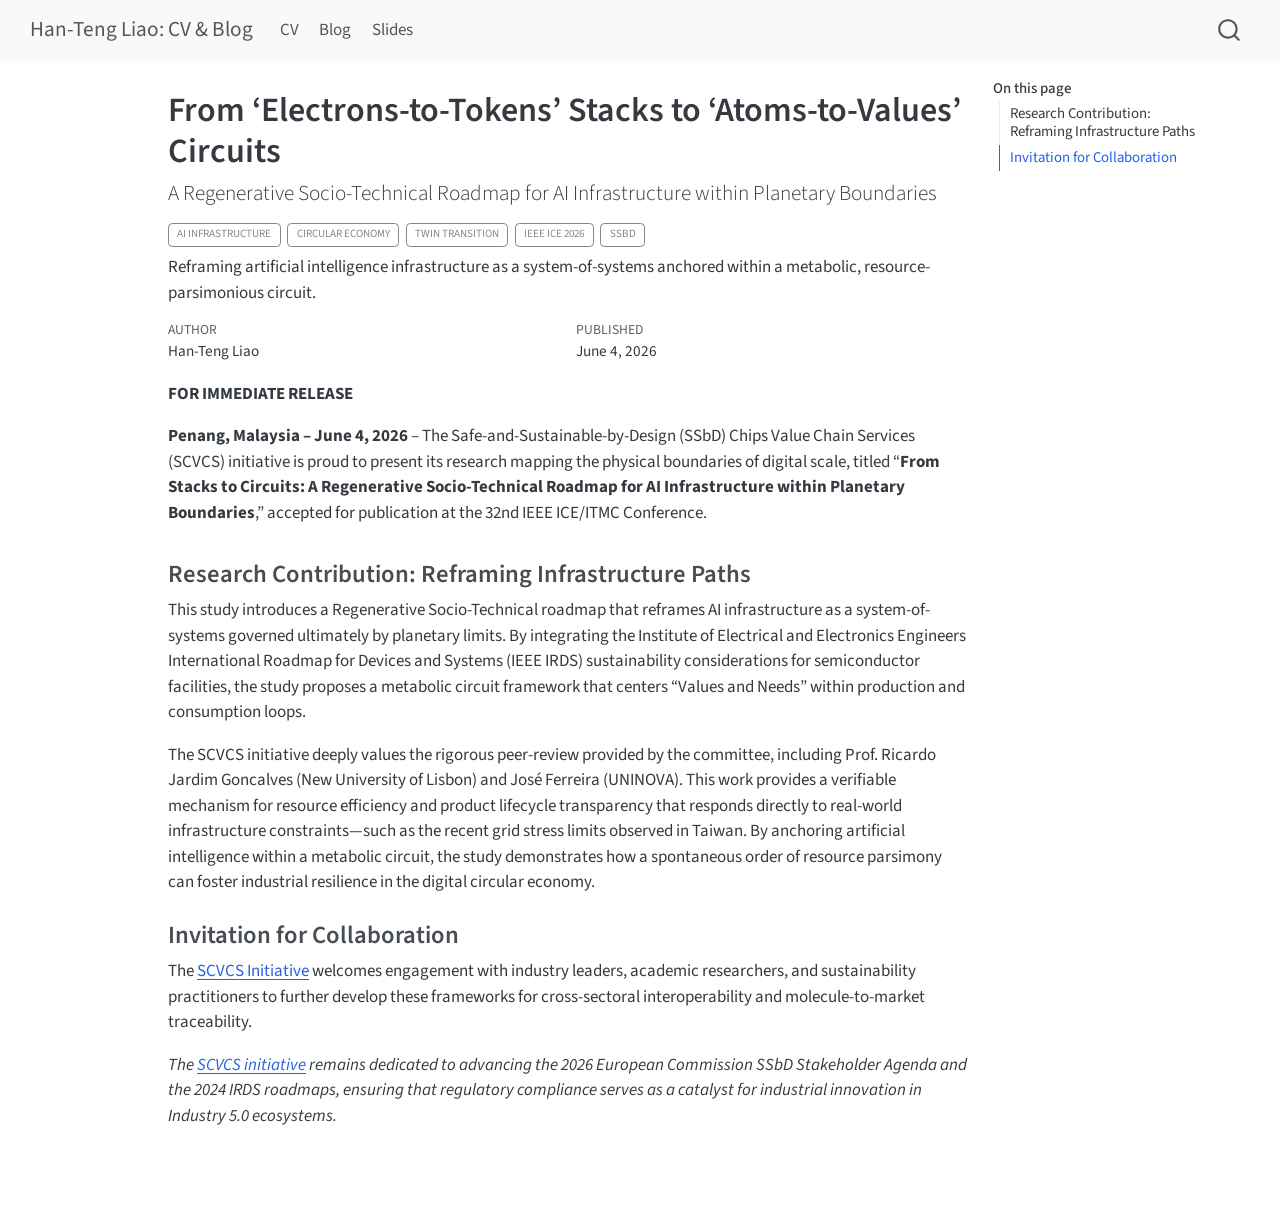
<file: blog/posts/20260604.html>
<!DOCTYPE html>
<html xmlns="http://www.w3.org/1999/xhtml" lang="en" xml:lang="en"><head>

<meta charset="utf-8">
<meta name="generator" content="quarto-1.10.18">

<meta name="viewport" content="width=device-width, initial-scale=1.0, user-scalable=yes">

<meta name="author" content="Han-Teng Liao">
<meta name="dcterms.date" content="2026-06-04">
<meta name="description" content="Reframing artificial intelligence infrastructure as a system-of-systems anchored within a metabolic, resource-parsimonious circuit.">

<title>From ‘Electrons-to-Tokens’ Stacks to ‘Atoms-to-Values’ Circuits – Han-Teng Liao: CV &amp; Blog</title>
<style>
/* Default styles provided by pandoc.
** See https://pandoc.org/MANUAL.html#variables-for-html for config info.
*/
span.smallcaps{font-variant: small-caps;}
div.columns{display: flex; gap: 1.5em;}
div.column{flex: auto;}
@media screen {
div.columns{gap: min(4vw, 1.5em);}
div.column{overflow-x: auto;}
}
div.hanging-indent{margin-left: 1.5em; text-indent: -1.5em;}
ul.task-list{list-style: none;}
ul.task-list li input[type="checkbox"] {
  width: 0.8em;
  margin: 0 0.8em 0.2em -1em; /* quarto-specific, see https://github.com/quarto-dev/quarto-cli/issues/4556 */ 
  vertical-align: middle;
}
</style>


<script src="../../site_libs/quarto-nav/quarto-nav.js"></script>
<script src="../../site_libs/quarto-nav/headroom.min.js"></script>
<script src="../../site_libs/clipboard/clipboard.min.js"></script>
<script src="../../site_libs/quarto-search/autocomplete.umd.js"></script>
<script src="../../site_libs/quarto-search/fuse.min.js"></script>
<script src="../../site_libs/quarto-search/quarto-search.js"></script>
<meta name="quarto:offset" content="../../">
<script src="../../site_libs/quarto-html/quarto.js" type="module"></script>
<script src="../../site_libs/quarto-html/tabsets/tabsets.js" type="module"></script>
<script src="../../site_libs/quarto-html/popper.min.js"></script>
<script src="../../site_libs/quarto-html/tippy.umd.min.js"></script>
<script src="../../site_libs/quarto-html/anchor.min.js"></script>
<link href="../../site_libs/quarto-html/tippy.css" rel="stylesheet">
<link href="../../site_libs/quarto-html/quarto-syntax-highlighting-64a204ab8560d761af7679ceaba22944.css" rel="stylesheet" id="quarto-text-highlighting-styles">
<script src="../../site_libs/bootstrap/bootstrap.min.js"></script>
<link href="../../site_libs/bootstrap/bootstrap-icons.css" rel="stylesheet">
<link href="../../site_libs/bootstrap/bootstrap-6ac2aec46ad7f46b16024ee4409aa65c.min.css" rel="stylesheet" append-hash="true" id="quarto-bootstrap" data-mode="light">
<script id="quarto-search-options" type="application/json">{
  "location": "navbar",
  "copy-button": false,
  "collapse-after": 3,
  "panel-placement": "end",
  "type": "overlay",
  "limit": 50,
  "keyboard-shortcut": [
    "f",
    "/",
    "s"
  ],
  "show-item-context": false,
  "language": {
    "search-no-results-text": "No results",
    "search-matching-documents-text": "matching documents",
    "search-copy-link-title": "Copy link to search",
    "search-hide-matches-text": "Hide additional matches",
    "search-more-match-text": "more match in this document",
    "search-more-matches-text": "more matches in this document",
    "search-clear-button-title": "Clear",
    "search-text-placeholder": "",
    "search-detached-cancel-button-title": "Cancel",
    "search-submit-button-title": "Submit",
    "search-label": "Search"
  }
}</script>


<link rel="stylesheet" href="../../styles.css">
</head>

<body class="nav-fixed quarto-light">

<div id="quarto-search-results"></div>
  <header id="quarto-header" class="headroom fixed-top">
    <nav class="navbar navbar-expand-lg " data-bs-theme="dark">
      <div class="navbar-container container-fluid">
      <div class="navbar-brand-container mx-auto">
    <a class="navbar-brand" href="../../index.html">
    <span class="navbar-title">Han-Teng Liao: CV &amp; Blog</span>
    </a>
  </div>
            <div id="quarto-search" class="" title="Search"></div>
          <button class="navbar-toggler" type="button" data-bs-toggle="collapse" data-bs-target="#navbarCollapse" aria-controls="navbarCollapse" role="menu" aria-expanded="false" aria-label="Toggle navigation" onclick="if (window.quartoToggleHeadroom) { window.quartoToggleHeadroom(); }">
  <span class="navbar-toggler-icon"></span>
</button>
          <div class="collapse navbar-collapse" id="navbarCollapse">
            <ul class="navbar-nav navbar-nav-scroll me-auto">
  <li class="nav-item">
    <a class="nav-link" href="../../index.html"> 
<span class="menu-text">CV</span></a>
  </li>  
  <li class="nav-item">
    <a class="nav-link" href="../../blog/index.html"> 
<span class="menu-text">Blog</span></a>
  </li>  
  <li class="nav-item">
    <a class="nav-link" href="../../slides/index.html"> 
<span class="menu-text">Slides</span></a>
  </li>  
</ul>
          </div> <!-- /navcollapse -->
            <div class="quarto-navbar-tools">
</div>
      </div> <!-- /container-fluid -->
    </nav>
</header>
<!-- content -->
<div id="quarto-content" class="quarto-container page-columns page-rows-contents page-layout-article page-navbar">
<!-- sidebar -->
<!-- margin-sidebar -->
    <div id="quarto-margin-sidebar" class="sidebar margin-sidebar">
        <nav id="TOC" role="doc-toc" class="toc-active">
    <h2 id="toc-title">On this page</h2>
   
  <ul>
  <li><a href="#research-contribution-reframing-infrastructure-paths" id="toc-research-contribution-reframing-infrastructure-paths" class="nav-link active" data-scroll-target="#research-contribution-reframing-infrastructure-paths">Research Contribution: Reframing Infrastructure Paths</a></li>
  <li><a href="#invitation-for-collaboration" id="toc-invitation-for-collaboration" class="nav-link" data-scroll-target="#invitation-for-collaboration">Invitation for Collaboration</a></li>
  </ul>
</nav>
    </div>
<!-- main -->
<main class="content" id="quarto-document-content">

<header id="title-block-header" class="quarto-title-block default">
<div class="quarto-title">
<h1 class="title">From ‘Electrons-to-Tokens’ Stacks to ‘Atoms-to-Values’ Circuits</h1>
<p class="subtitle lead">A Regenerative Socio-Technical Roadmap for AI Infrastructure within Planetary Boundaries</p>
  <div class="quarto-categories">
    <div class="quarto-category">AI Infrastructure</div>
    <div class="quarto-category">Circular Economy</div>
    <div class="quarto-category">Twin Transition</div>
    <div class="quarto-category">IEEE ICE 2026</div>
    <div class="quarto-category">SSbD</div>
  </div>
  </div>

<div>
  <div class="description">
    Reframing artificial intelligence infrastructure as a system-of-systems anchored within a metabolic, resource-parsimonious circuit.
  </div>
</div>


<div class="quarto-title-meta">

    <div>
    <div class="quarto-title-meta-heading">Author</div>
    <div class="quarto-title-meta-contents">
             <p>Han-Teng Liao </p>
          </div>
  </div>
    
    <div>
    <div class="quarto-title-meta-heading">Published</div>
    <div class="quarto-title-meta-contents">
      <p class="date">June 4, 2026</p>
    </div>
  </div>
  
    
  </div>
  


</header>


<p><strong>FOR IMMEDIATE RELEASE</strong></p>
<p><strong>Penang, Malaysia – June 4, 2026</strong> – The Safe-and-Sustainable-by-Design (SSbD) Chips Value Chain Services (SCVCS) initiative is proud to present its research mapping the physical boundaries of digital scale, titled “<strong>From Stacks to Circuits: A Regenerative Socio-Technical Roadmap for AI Infrastructure within Planetary Boundaries</strong>,” accepted for publication at the 32nd IEEE ICE/ITMC Conference.</p>
<section id="research-contribution-reframing-infrastructure-paths" class="level3">
<h3 class="anchored" data-anchor-id="research-contribution-reframing-infrastructure-paths">Research Contribution: Reframing Infrastructure Paths</h3>
<p>This study introduces a Regenerative Socio-Technical roadmap that reframes AI infrastructure as a system-of-systems governed ultimately by planetary limits. By integrating the Institute of Electrical and Electronics Engineers International Roadmap for Devices and Systems (IEEE IRDS) sustainability considerations for semiconductor facilities, the study proposes a metabolic circuit framework that centers “Values and Needs” within production and consumption loops.</p>
<p>The SCVCS initiative deeply values the rigorous peer-review provided by the committee, including Prof.&nbsp;Ricardo Jardim Goncalves (New University of Lisbon) and José Ferreira (UNINOVA). This work provides a verifiable mechanism for resource efficiency and product lifecycle transparency that responds directly to real-world infrastructure constraints—such as the recent grid stress limits observed in Taiwan. By anchoring artificial intelligence within a metabolic circuit, the study demonstrates how a spontaneous order of resource parsimony can foster industrial resilience in the digital circular economy.</p>
</section>
<section id="invitation-for-collaboration" class="level3">
<h3 class="anchored" data-anchor-id="invitation-for-collaboration">Invitation for Collaboration</h3>
<p>The <a href="https://scvcs.footprints.cv/">SCVCS Initiative</a> welcomes engagement with industry leaders, academic researchers, and sustainability practitioners to further develop these frameworks for cross-sectoral interoperability and molecule-to-market traceability.</p>
<p><em>The <a href="https://scvcs.footprints.cv/">SCVCS initiative</a> remains dedicated to advancing the 2026 European Commission SSbD Stakeholder Agenda and the 2024 IRDS roadmaps, ensuring that regulatory compliance serves as a catalyst for industrial innovation in Industry 5.0 ecosystems.</em></p>


</section>

</main> <!-- /main -->
<script id="quarto-html-after-body" type="application/javascript">
  window.document.addEventListener("DOMContentLoaded", function (event) {
    const icon = "";
    const anchorJS = new window.AnchorJS();
    anchorJS.options = {
      placement: 'right',
      icon: icon
    };
    anchorJS.add('.anchored');
    const isCodeAnnotation = (el) => {
      for (const clz of el.classList) {
        if (clz.startsWith('code-annotation-')) {                     
          return true;
        }
      }
      return false;
    }
    const onCopySuccess = function(e) {
      // button target
      const button = e.trigger;
      // don't keep focus
      button.blur();
      // flash "checked"
      button.classList.add('code-copy-button-checked');
      var currentTitle = button.getAttribute("title");
      button.setAttribute("title", "Copied!");
      let tooltip;
      if (window.bootstrap) {
        button.setAttribute("data-bs-toggle", "tooltip");
        button.setAttribute("data-bs-placement", "left");
        button.setAttribute("data-bs-title", "Copied!");
        tooltip = new bootstrap.Tooltip(button, 
          { trigger: "manual", 
            customClass: "code-copy-button-tooltip",
            offset: [0, -8]});
        tooltip.show();    
      }
      setTimeout(function() {
        if (tooltip) {
          tooltip.hide();
          button.removeAttribute("data-bs-title");
          button.removeAttribute("data-bs-toggle");
          button.removeAttribute("data-bs-placement");
        }
        button.setAttribute("title", currentTitle);
        button.classList.remove('code-copy-button-checked');
      }, 1000);
      // clear code selection
      e.clearSelection();
    }
    const getTextToCopy = function(trigger) {
      const outerScaffold = trigger.parentElement.cloneNode(true);
      const codeEl = outerScaffold.querySelector('code');
      for (const childEl of codeEl.children) {
        if (isCodeAnnotation(childEl)) {
          childEl.remove();
        }
      }
      return codeEl.innerText;
    }
    const clipboard = new window.ClipboardJS('.code-copy-button:not([data-in-quarto-modal])', {
      text: getTextToCopy
    });
    clipboard.on('success', onCopySuccess);
    if (window.document.getElementById('quarto-embedded-source-code-modal')) {
      const clipboardModal = new window.ClipboardJS('.code-copy-button[data-in-quarto-modal]', {
        text: getTextToCopy,
        container: window.document.getElementById('quarto-embedded-source-code-modal')
      });
      clipboardModal.on('success', onCopySuccess);
    }
      var localhostRegex = new RegExp(/^(?:http|https):\/\/localhost\:?[0-9]*\//);
      var mailtoRegex = new RegExp(/^mailto:/);
        var filterRegex = new RegExp('/' + window.location.host + '/');
      var isInternal = (href) => {
          return filterRegex.test(href) || localhostRegex.test(href) || mailtoRegex.test(href);
      }
      // Inspect non-navigation links and adorn them if external
     var links = window.document.querySelectorAll('a[href]:not(.nav-link):not(.navbar-brand):not(.toc-action):not(.sidebar-link):not(.sidebar-item-toggle):not(.pagination-link):not(.no-external):not([aria-hidden]):not(.dropdown-item):not(.quarto-navigation-tool):not(.about-link)');
      for (var i=0; i<links.length; i++) {
        const link = links[i];
        if (!isInternal(link.href)) {
          // undo the damage that might have been done by quarto-nav.js in the case of
          // links that we want to consider external
          if (link.dataset.originalHref !== undefined) {
            link.href = link.dataset.originalHref;
          }
        }
      }
    function tippyHover(el, contentFn, onTriggerFn, onUntriggerFn) {
      const config = {
        allowHTML: true,
        maxWidth: 500,
        delay: 100,
        arrow: false,
        appendTo: function(el) {
            return el.parentElement;
        },
        interactive: true,
        interactiveBorder: 10,
        theme: 'quarto',
        placement: 'bottom-start',
      };
      if (contentFn) {
        config.content = contentFn;
      }
      if (onTriggerFn) {
        config.onTrigger = onTriggerFn;
      }
      if (onUntriggerFn) {
        config.onUntrigger = onUntriggerFn;
      }
      window.tippy(el, config); 
    }
    const noterefs = window.document.querySelectorAll('a[role="doc-noteref"]');
    for (var i=0; i<noterefs.length; i++) {
      const ref = noterefs[i];
      tippyHover(ref, function() {
        // use id or data attribute instead here
        let href = ref.getAttribute('data-footnote-href') || ref.getAttribute('href');
        try { href = new URL(href).hash; } catch {}
        const id = href.replace(/^#\/?/, "");
        const note = window.document.getElementById(id);
        if (note) {
          return note.innerHTML;
        } else {
          return "";
        }
      });
    }
    const xrefs = window.document.querySelectorAll('a.quarto-xref');
    const processXRef = (id, note) => {
      // Strip column container classes
      const stripColumnClz = (el) => {
        el.classList.remove("page-full", "page-columns");
        if (el.children) {
          for (const child of el.children) {
            stripColumnClz(child);
          }
        }
      }
      stripColumnClz(note)
      if (id === null || id.startsWith('sec-')) {
        // Special case sections, only their first couple elements
        const container = document.createElement("div");
        if (note.children && note.children.length > 2) {
          container.appendChild(note.children[0].cloneNode(true));
          for (let i = 1; i < note.children.length; i++) {
            const child = note.children[i];
            if (child.tagName === "P" && child.innerText === "") {
              continue;
            } else {
              container.appendChild(child.cloneNode(true));
              break;
            }
          }
          if (window.Quarto?.typesetMath) {
            window.Quarto.typesetMath(container);
          }
          return container.innerHTML
        } else {
          if (window.Quarto?.typesetMath) {
            window.Quarto.typesetMath(note);
          }
          return note.innerHTML;
        }
      } else {
        // Remove any anchor links if they are present
        const anchorLink = note.querySelector('a.anchorjs-link');
        if (anchorLink) {
          anchorLink.remove();
        }
        if (window.Quarto?.typesetMath) {
          window.Quarto.typesetMath(note);
        }
        if (note.classList.contains("callout")) {
          return note.outerHTML;
        } else {
          return note.innerHTML;
        }
      }
    }
    for (var i=0; i<xrefs.length; i++) {
      const xref = xrefs[i];
      tippyHover(xref, undefined, function(instance) {
        instance.disable();
        let url = xref.getAttribute('href');
        let hash = undefined; 
        if (url.startsWith('#')) {
          hash = url;
        } else {
          try { hash = new URL(url).hash; } catch {}
        }
        if (hash) {
          const id = hash.replace(/^#\/?/, "");
          const note = window.document.getElementById(id);
          if (note !== null) {
            try {
              const html = processXRef(id, note.cloneNode(true));
              instance.setContent(html);
            } finally {
              instance.enable();
              instance.show();
            }
          } else {
            // See if we can fetch this
            fetch(url.split('#')[0])
            .then(res => res.text())
            .then(html => {
              const parser = new DOMParser();
              const htmlDoc = parser.parseFromString(html, "text/html");
              const note = htmlDoc.getElementById(id);
              if (note !== null) {
                const html = processXRef(id, note);
                instance.setContent(html);
              } 
            }).finally(() => {
              instance.enable();
              instance.show();
            });
          }
        } else {
          // See if we can fetch a full url (with no hash to target)
          // This is a special case and we should probably do some content thinning / targeting
          fetch(url)
          .then(res => res.text())
          .then(html => {
            const parser = new DOMParser();
            const htmlDoc = parser.parseFromString(html, "text/html");
            const note = htmlDoc.querySelector('main.content');
            if (note !== null) {
              // This should only happen for chapter cross references
              // (since there is no id in the URL)
              // remove the first header
              if (note.children.length > 0 && note.children[0].tagName === "HEADER") {
                note.children[0].remove();
              }
              const html = processXRef(null, note);
              instance.setContent(html);
            } 
          }).finally(() => {
            instance.enable();
            instance.show();
          });
        }
      }, function(instance) {
      });
    }
        let selectedAnnoteEl;
        const selectorForAnnotation = ( cell, annotation) => {
          let cellAttr = 'data-code-cell="' + cell + '"';
          let lineAttr = 'data-code-annotation="' +  annotation + '"';
          const selector = 'span[' + cellAttr + '][' + lineAttr + ']';
          return selector;
        }
        const selectCodeLines = (annoteEl) => {
          const doc = window.document;
          const targetCell = annoteEl.getAttribute("data-target-cell");
          const targetAnnotation = annoteEl.getAttribute("data-target-annotation");
          const annoteSpan = window.document.querySelector(selectorForAnnotation(targetCell, targetAnnotation));
          const lines = annoteSpan.getAttribute("data-code-lines").split(",");
          const lineIds = lines.map((line) => {
            return targetCell + "-" + line;
          })
          let top = null;
          let height = null;
          let parent = null;
          if (lineIds.length > 0) {
              //compute the position of the single el (top and bottom and make a div)
              const el = window.document.getElementById(lineIds[0]);
              top = el.offsetTop;
              height = el.offsetHeight;
              parent = el.parentElement.parentElement;
            if (lineIds.length > 1) {
              const lastEl = window.document.getElementById(lineIds[lineIds.length - 1]);
              const bottom = lastEl.offsetTop + lastEl.offsetHeight;
              height = bottom - top;
            }
            if (top !== null && height !== null && parent !== null) {
              // cook up a div (if necessary) and position it 
              let div = window.document.getElementById("code-annotation-line-highlight");
              if (div === null) {
                div = window.document.createElement("div");
                div.setAttribute("id", "code-annotation-line-highlight");
                div.style.position = 'absolute';
                parent.appendChild(div);
              }
              div.style.top = top - 2 + "px";
              div.style.height = height + 4 + "px";
              div.style.left = 0;
              let gutterDiv = window.document.getElementById("code-annotation-line-highlight-gutter");
              if (gutterDiv === null) {
                gutterDiv = window.document.createElement("div");
                gutterDiv.setAttribute("id", "code-annotation-line-highlight-gutter");
                gutterDiv.style.position = 'absolute';
                const codeCell = window.document.getElementById(targetCell);
                const gutter = codeCell.querySelector('.code-annotation-gutter');
                gutter.appendChild(gutterDiv);
              }
              gutterDiv.style.top = top - 2 + "px";
              gutterDiv.style.height = height + 4 + "px";
            }
            selectedAnnoteEl = annoteEl;
          }
        };
        const unselectCodeLines = () => {
          const elementsIds = ["code-annotation-line-highlight", "code-annotation-line-highlight-gutter"];
          elementsIds.forEach((elId) => {
            const div = window.document.getElementById(elId);
            if (div) {
              div.remove();
            }
          });
          selectedAnnoteEl = undefined;
        };
          // Handle positioning of the toggle
      window.addEventListener(
        "resize",
        throttle(() => {
          elRect = undefined;
          if (selectedAnnoteEl) {
            selectCodeLines(selectedAnnoteEl);
          }
        }, 10)
      );
      function throttle(fn, ms) {
      let throttle = false;
      let timer;
        return (...args) => {
          if(!throttle) { // first call gets through
              fn.apply(this, args);
              throttle = true;
          } else { // all the others get throttled
              if(timer) clearTimeout(timer); // cancel #2
              timer = setTimeout(() => {
                fn.apply(this, args);
                timer = throttle = false;
              }, ms);
          }
        };
      }
        // Attach click handler to the DT
        const annoteDls = window.document.querySelectorAll('dt[data-target-cell]');
        for (const annoteDlNode of annoteDls) {
          annoteDlNode.addEventListener('click', (event) => {
            const clickedEl = event.target;
            if (clickedEl !== selectedAnnoteEl) {
              unselectCodeLines();
              const activeEl = window.document.querySelector('dt[data-target-cell].code-annotation-active');
              if (activeEl) {
                activeEl.classList.remove('code-annotation-active');
              }
              selectCodeLines(clickedEl);
              clickedEl.classList.add('code-annotation-active');
            } else {
              // Unselect the line
              unselectCodeLines();
              clickedEl.classList.remove('code-annotation-active');
            }
          });
        }
    const findCites = (el) => {
      const parentEl = el.parentElement;
      if (parentEl) {
        const cites = parentEl.dataset.cites;
        if (cites) {
          return {
            el,
            cites: cites.split(' ')
          };
        } else {
          return findCites(el.parentElement)
        }
      } else {
        return undefined;
      }
    };
    var bibliorefs = window.document.querySelectorAll('a[role="doc-biblioref"]');
    for (var i=0; i<bibliorefs.length; i++) {
      const ref = bibliorefs[i];
      const citeInfo = findCites(ref);
      if (citeInfo) {
        tippyHover(citeInfo.el, function() {
          var popup = window.document.createElement('div');
          citeInfo.cites.forEach(function(cite) {
            var citeDiv = window.document.createElement('div');
            citeDiv.classList.add('hanging-indent');
            citeDiv.classList.add('csl-entry');
            var biblioDiv = window.document.getElementById('ref-' + cite);
            if (biblioDiv) {
              citeDiv.innerHTML = biblioDiv.innerHTML;
            }
            popup.appendChild(citeDiv);
          });
          return popup.innerHTML;
        });
      }
    }
  });
  </script>
</div> <!-- /content -->




</body></html>
</file>
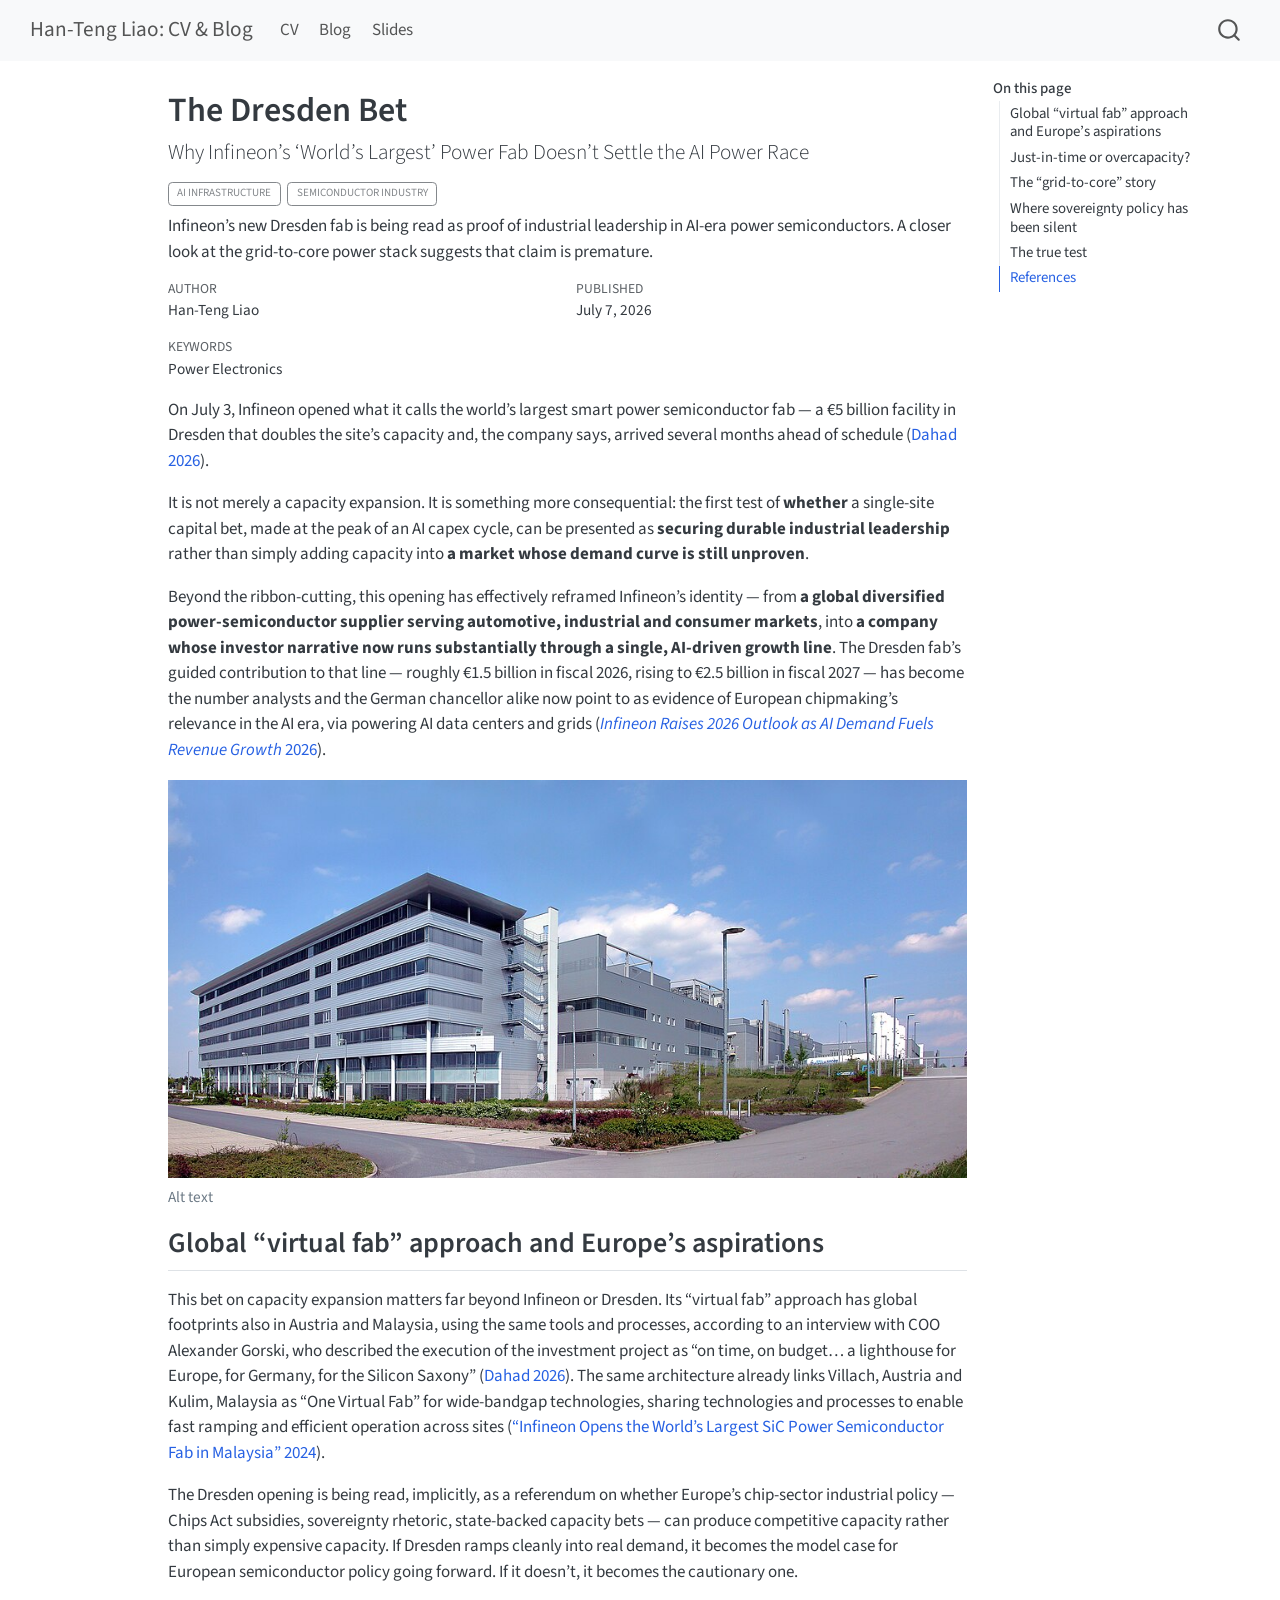
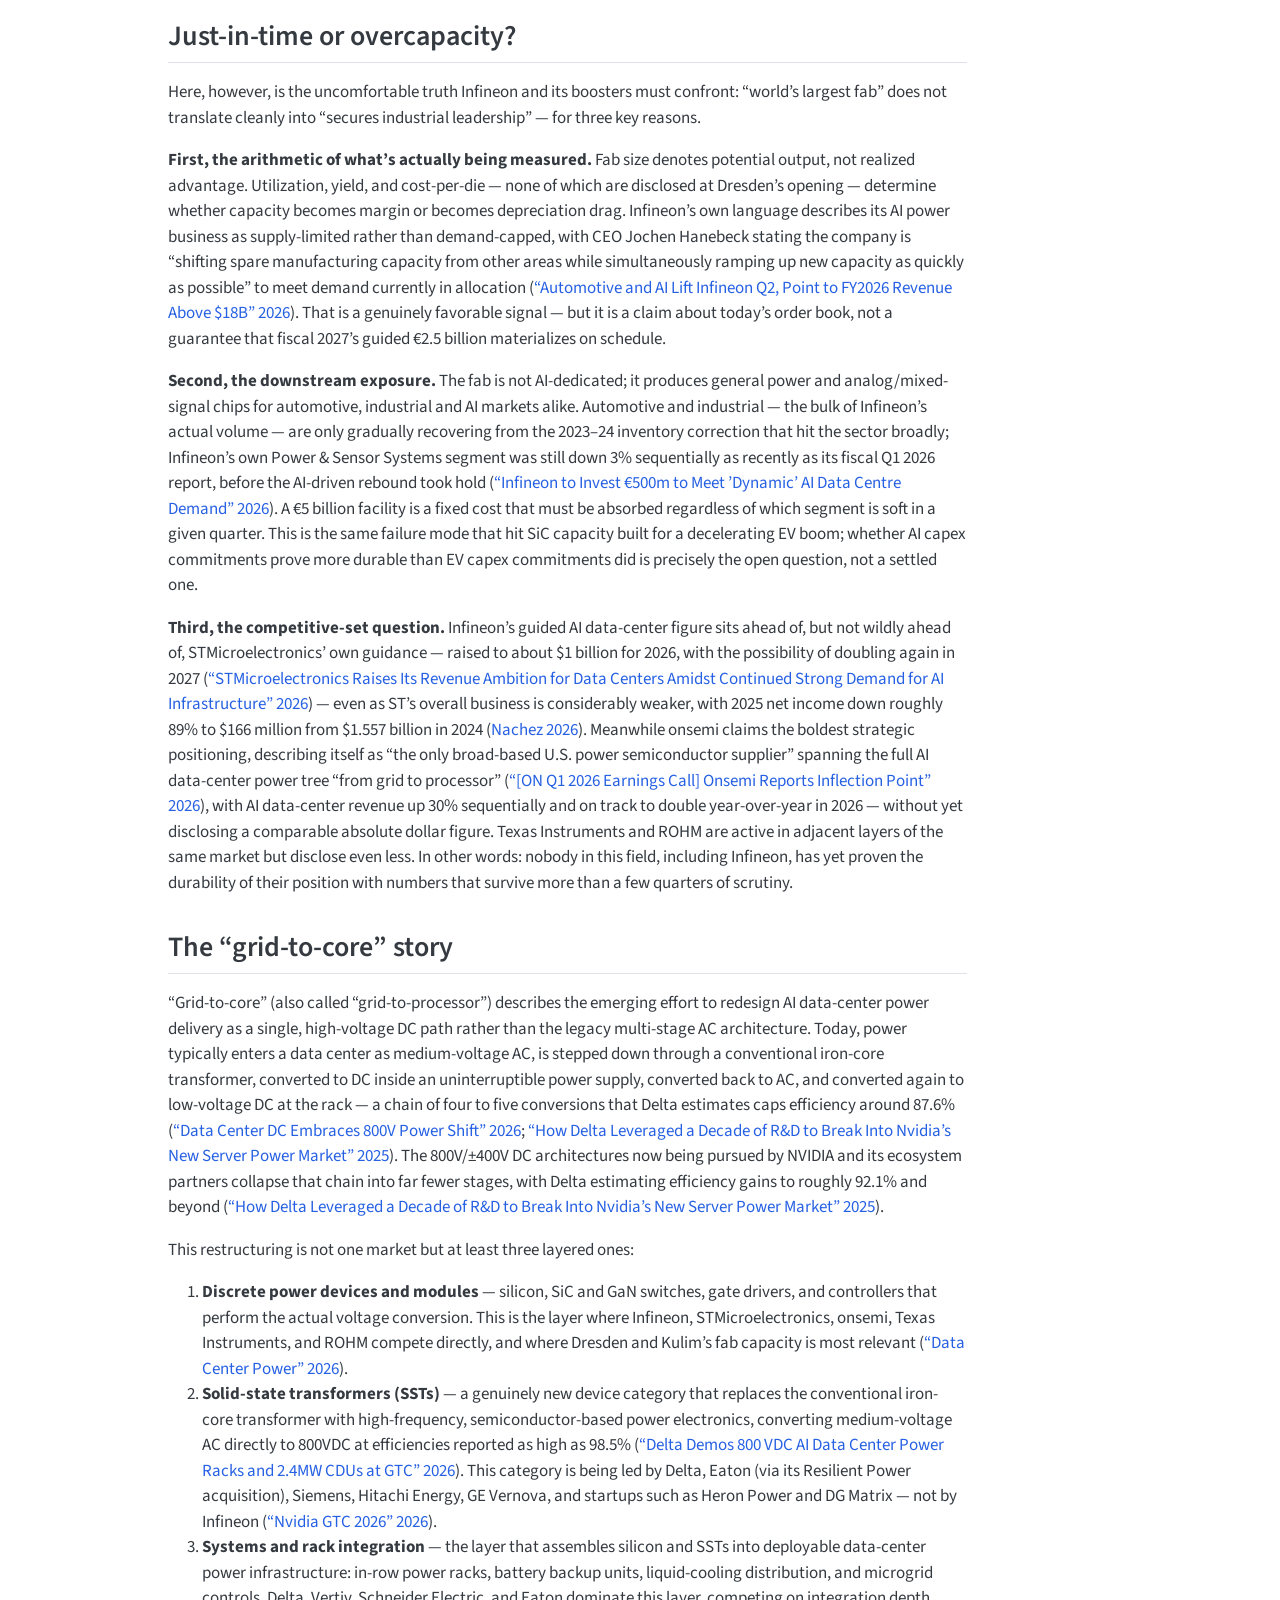
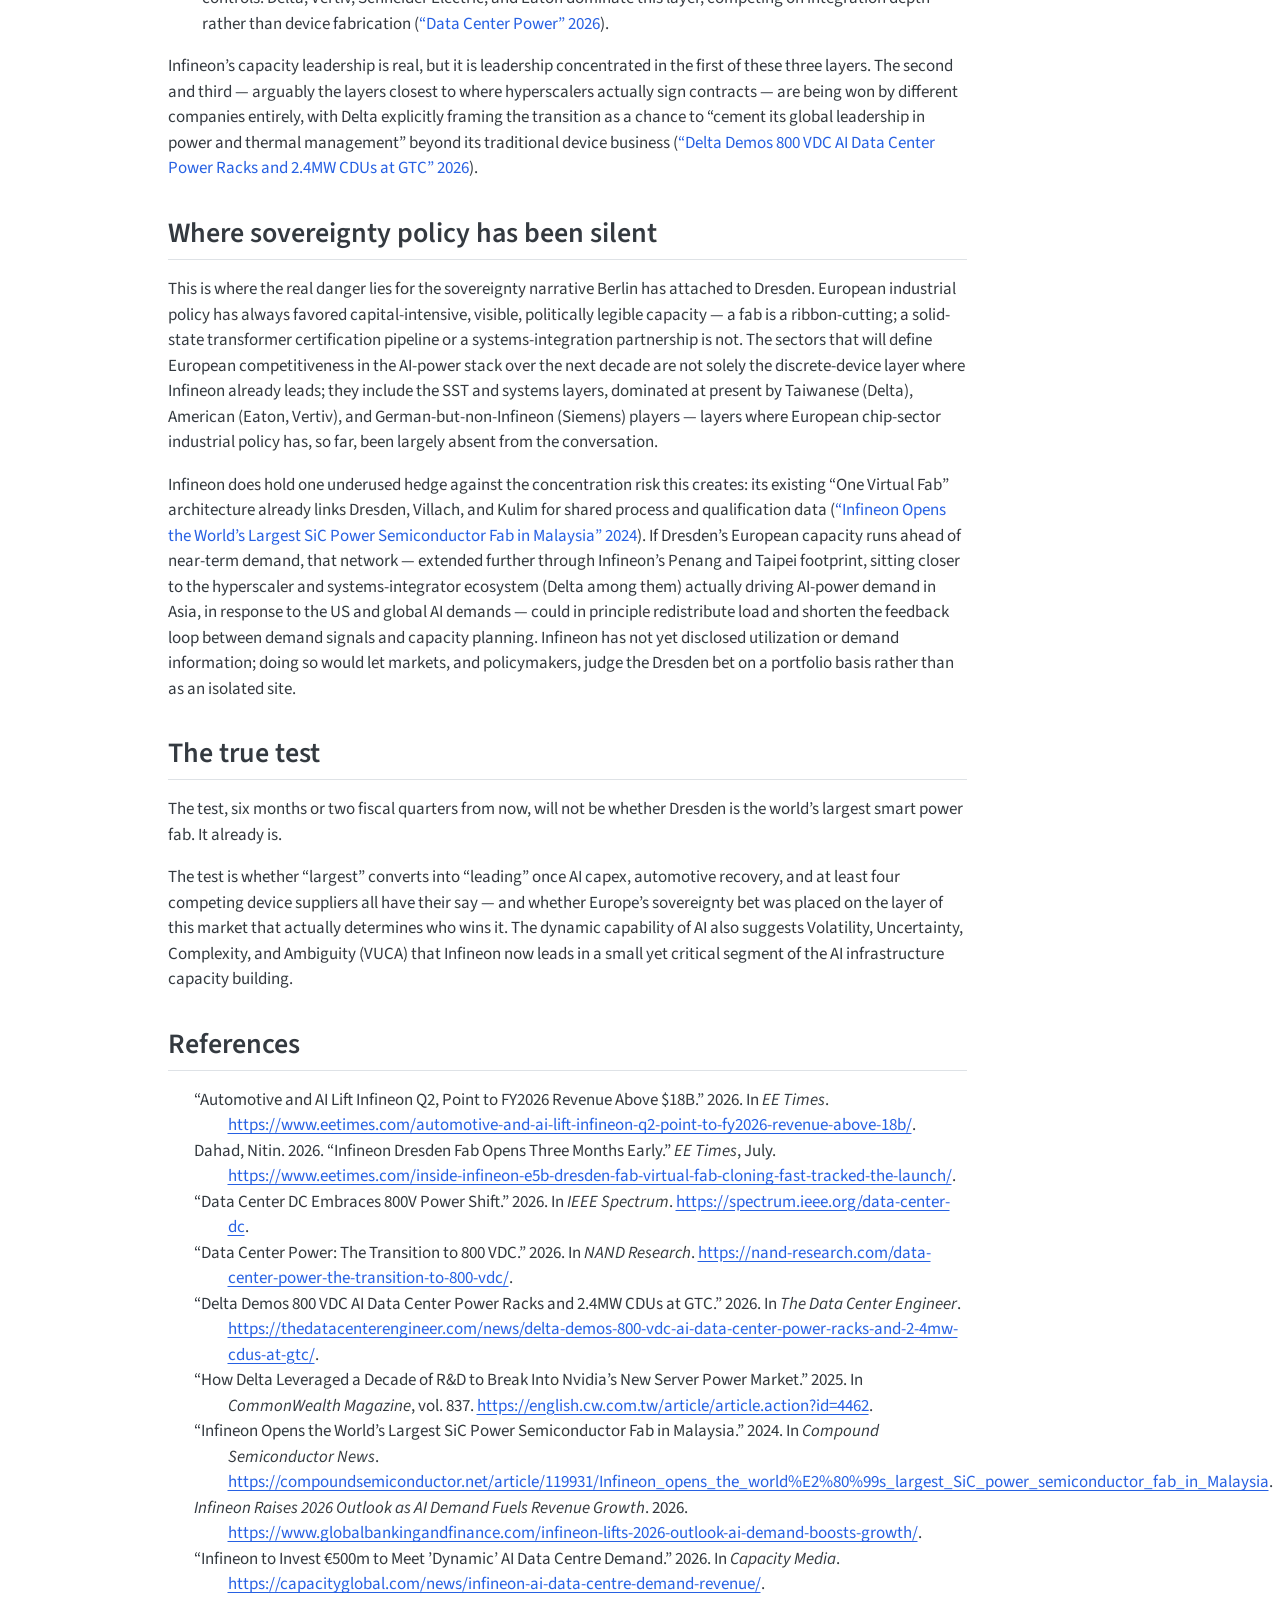
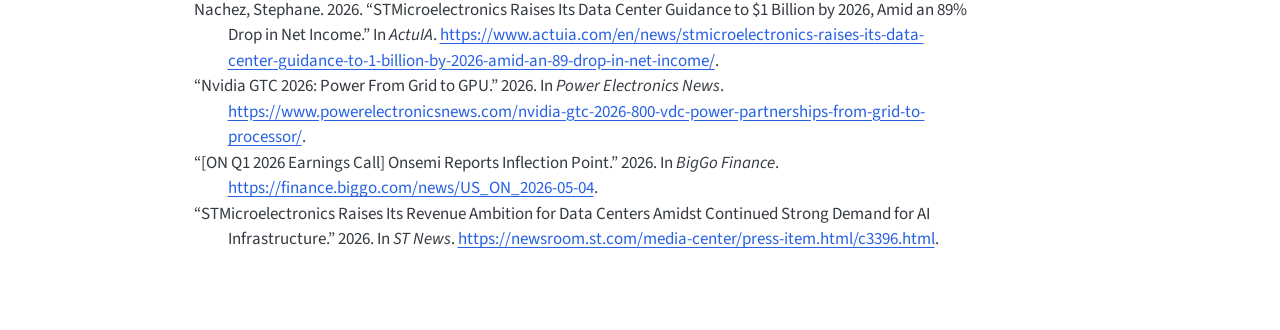
<file: blog/posts/20260707.html>
<!DOCTYPE html>
<html xmlns="http://www.w3.org/1999/xhtml" lang="en" xml:lang="en"><head>

<meta charset="utf-8">
<meta name="generator" content="quarto-1.10.18">

<meta name="viewport" content="width=device-width, initial-scale=1.0, user-scalable=yes">

<meta name="author" content="Han-Teng Liao">
<meta name="dcterms.date" content="2026-07-07">
<meta name="keywords" content="Power Electronics">
<meta name="description" content="Infineon’s new Dresden fab is being read as proof of industrial leadership in AI-era power semiconductors. A closer look at the grid-to-core power stack suggests that claim is premature.">

<title>The Dresden Bet – Han-Teng Liao: CV &amp; Blog</title>
<style>
/* Default styles provided by pandoc.
** See https://pandoc.org/MANUAL.html#variables-for-html for config info.
*/
span.smallcaps{font-variant: small-caps;}
div.columns{display: flex; gap: 1.5em;}
div.column{flex: auto;}
@media screen {
div.columns{gap: min(4vw, 1.5em);}
div.column{overflow-x: auto;}
}
div.hanging-indent{margin-left: 1.5em; text-indent: -1.5em;}
ul.task-list{list-style: none;}
ul.task-list li input[type="checkbox"] {
  width: 0.8em;
  margin: 0 0.8em 0.2em -1em; /* quarto-specific, see https://github.com/quarto-dev/quarto-cli/issues/4556 */ 
  vertical-align: middle;
}
/* CSS for citations */
div.csl-bib-body { }
div.csl-entry {
  clear: both;
}
.hanging-indent div.csl-entry {
  margin-left:2em;
  text-indent:-2em;
}
div.csl-left-margin {
  min-width:2em;
  float:left;
}
div.csl-right-inline {
  margin-left:2em;
  padding-left:1em;
}
div.csl-indent {
  margin-left: 2em;
}</style>


<script src="../../site_libs/quarto-nav/quarto-nav.js"></script>
<script src="../../site_libs/quarto-nav/headroom.min.js"></script>
<script src="../../site_libs/clipboard/clipboard.min.js"></script>
<script src="../../site_libs/quarto-search/autocomplete.umd.js"></script>
<script src="../../site_libs/quarto-search/fuse.min.js"></script>
<script src="../../site_libs/quarto-search/quarto-search.js"></script>
<meta name="quarto:offset" content="../../">
<script src="../../site_libs/quarto-html/quarto.js" type="module"></script>
<script src="../../site_libs/quarto-html/tabsets/tabsets.js" type="module"></script>
<script src="../../site_libs/quarto-html/popper.min.js"></script>
<script src="../../site_libs/quarto-html/tippy.umd.min.js"></script>
<script src="../../site_libs/quarto-html/anchor.min.js"></script>
<link href="../../site_libs/quarto-html/tippy.css" rel="stylesheet">
<link href="../../site_libs/quarto-html/quarto-syntax-highlighting-64a204ab8560d761af7679ceaba22944.css" rel="stylesheet" id="quarto-text-highlighting-styles">
<script src="../../site_libs/bootstrap/bootstrap.min.js"></script>
<link href="../../site_libs/bootstrap/bootstrap-icons.css" rel="stylesheet">
<link href="../../site_libs/bootstrap/bootstrap-6ac2aec46ad7f46b16024ee4409aa65c.min.css" rel="stylesheet" append-hash="true" id="quarto-bootstrap" data-mode="light">
<script id="quarto-search-options" type="application/json">{
  "location": "navbar",
  "copy-button": false,
  "collapse-after": 3,
  "panel-placement": "end",
  "type": "overlay",
  "limit": 50,
  "keyboard-shortcut": [
    "f",
    "/",
    "s"
  ],
  "show-item-context": false,
  "language": {
    "search-no-results-text": "No results",
    "search-matching-documents-text": "matching documents",
    "search-copy-link-title": "Copy link to search",
    "search-hide-matches-text": "Hide additional matches",
    "search-more-match-text": "more match in this document",
    "search-more-matches-text": "more matches in this document",
    "search-clear-button-title": "Clear",
    "search-text-placeholder": "",
    "search-detached-cancel-button-title": "Cancel",
    "search-submit-button-title": "Submit",
    "search-label": "Search"
  }
}</script>


<link rel="stylesheet" href="../../styles.css">
</head>

<body class="nav-fixed quarto-light">

<div id="quarto-search-results"></div>
  <header id="quarto-header" class="headroom fixed-top">
    <nav class="navbar navbar-expand-lg " data-bs-theme="dark">
      <div class="navbar-container container-fluid">
      <div class="navbar-brand-container mx-auto">
    <a class="navbar-brand" href="../../index.html">
    <span class="navbar-title">Han-Teng Liao: CV &amp; Blog</span>
    </a>
  </div>
            <div id="quarto-search" class="" title="Search"></div>
          <button class="navbar-toggler" type="button" data-bs-toggle="collapse" data-bs-target="#navbarCollapse" aria-controls="navbarCollapse" role="menu" aria-expanded="false" aria-label="Toggle navigation" onclick="if (window.quartoToggleHeadroom) { window.quartoToggleHeadroom(); }">
  <span class="navbar-toggler-icon"></span>
</button>
          <div class="collapse navbar-collapse" id="navbarCollapse">
            <ul class="navbar-nav navbar-nav-scroll me-auto">
  <li class="nav-item">
    <a class="nav-link" href="../../index.html"> 
<span class="menu-text">CV</span></a>
  </li>  
  <li class="nav-item">
    <a class="nav-link" href="../../blog/index.html"> 
<span class="menu-text">Blog</span></a>
  </li>  
  <li class="nav-item">
    <a class="nav-link" href="../../slides/index.html"> 
<span class="menu-text">Slides</span></a>
  </li>  
</ul>
          </div> <!-- /navcollapse -->
            <div class="quarto-navbar-tools">
</div>
      </div> <!-- /container-fluid -->
    </nav>
</header>
<!-- content -->
<div id="quarto-content" class="quarto-container page-columns page-rows-contents page-layout-article page-navbar">
<!-- sidebar -->
<!-- margin-sidebar -->
    <div id="quarto-margin-sidebar" class="sidebar margin-sidebar">
        <nav id="TOC" role="doc-toc" class="toc-active">
    <h2 id="toc-title">On this page</h2>
   
  <ul>
  <li><a href="#global-virtual-fab-approach-and-europes-aspirations" id="toc-global-virtual-fab-approach-and-europes-aspirations" class="nav-link active" data-scroll-target="#global-virtual-fab-approach-and-europes-aspirations">Global “virtual fab” approach and Europe’s aspirations</a></li>
  <li><a href="#just-in-time-or-overcapacity" id="toc-just-in-time-or-overcapacity" class="nav-link" data-scroll-target="#just-in-time-or-overcapacity">Just-in-time or overcapacity?</a></li>
  <li><a href="#the-grid-to-core-story" id="toc-the-grid-to-core-story" class="nav-link" data-scroll-target="#the-grid-to-core-story">The “grid-to-core” story</a></li>
  <li><a href="#where-sovereignty-policy-has-been-silent" id="toc-where-sovereignty-policy-has-been-silent" class="nav-link" data-scroll-target="#where-sovereignty-policy-has-been-silent">Where sovereignty policy has been silent</a></li>
  <li><a href="#the-true-test" id="toc-the-true-test" class="nav-link" data-scroll-target="#the-true-test">The true test</a></li>
  <li><a href="#references" id="toc-references" class="nav-link" data-scroll-target="#references">References</a></li>
  </ul>
</nav>
    </div>
<!-- main -->
<main class="content" id="quarto-document-content">

<header id="title-block-header" class="quarto-title-block default">
<div class="quarto-title">
<h1 class="title">The Dresden Bet</h1>
<p class="subtitle lead">Why Infineon’s ‘World’s Largest’ Power Fab Doesn’t Settle the AI Power Race</p>
  <div class="quarto-categories">
    <div class="quarto-category">AI Infrastructure</div>
    <div class="quarto-category">Semiconductor Industry</div>
  </div>
  </div>

<div>
  <div class="description">
    Infineon’s new Dresden fab is being read as proof of industrial leadership in AI-era power semiconductors. A closer look at the grid-to-core power stack suggests that claim is premature.
  </div>
</div>


<div class="quarto-title-meta">

    <div>
    <div class="quarto-title-meta-heading">Author</div>
    <div class="quarto-title-meta-contents">
             <p>Han-Teng Liao </p>
          </div>
  </div>
    
    <div>
    <div class="quarto-title-meta-heading">Published</div>
    <div class="quarto-title-meta-contents">
      <p class="date">July 7, 2026</p>
    </div>
  </div>
  
    
  </div>
  

<div>
  <div class="keywords">
    <div class="block-title">Keywords</div>
    <p>Power Electronics</p>
  </div>
</div>

</header>


<p>On July 3, Infineon opened what it calls the world’s largest smart power semiconductor fab — a €5 billion facility in Dresden that doubles the site’s capacity and, the company says, arrived several months ahead of schedule <span class="citation" data-cites="dahadInfineonDresdenFab2026">(<a href="#ref-dahadInfineonDresdenFab2026" role="doc-biblioref">Dahad 2026</a>)</span>.</p>
<p>It is not merely a capacity expansion. It is something more consequential: the first test of <strong>whether</strong> a single-site capital bet, made at the peak of an AI capex cycle, can be presented as <strong>securing durable industrial leadership</strong> rather than simply adding capacity into <strong>a market whose demand curve is still unproven</strong>.</p>
<p>Beyond the ribbon-cutting, this opening has effectively reframed Infineon’s identity — from <strong>a global diversified power-semiconductor supplier serving automotive, industrial and consumer markets</strong>, into <strong>a company whose investor narrative now runs substantially through a single, AI-driven growth line</strong>. The Dresden fab’s guided contribution to that line — roughly €1.5 billion in fiscal 2026, rising to €2.5 billion in fiscal 2027 — has become the number analysts and the German chancellor alike now point to as evidence of European chipmaking’s relevance in the AI era, via powering AI data centers and grids <span class="citation" data-cites="infineonAIGuidance2026">(<a href="#ref-infineonAIGuidance2026" role="doc-biblioref"><em>Infineon <span>Raises</span> 2026 <span>Outlook</span> as <span>AI</span> <span>Demand</span> <span>Fuels</span> <span>Revenue</span> <span>Growth</span></em> 2026</a>)</span>.</p>
<div class="quarto-figure quarto-figure-center">
<figure class="figure">
<p><img src="../../assets/img/20100509355MDR_Dresden-Klotzsche_Königsbrücker_Straße_180_Qimonda.jpg" class="img-fluid figure-img"></p>
<figcaption>Alt text</figcaption>
</figure>
</div>
<section id="global-virtual-fab-approach-and-europes-aspirations" class="level2">
<h2 class="anchored" data-anchor-id="global-virtual-fab-approach-and-europes-aspirations">Global “virtual fab” approach and Europe’s aspirations</h2>
<p>This bet on capacity expansion matters far beyond Infineon or Dresden. Its “virtual fab” approach has global footprints also in Austria and Malaysia, using the same tools and processes, according to an interview with COO Alexander Gorski, who described the execution of the investment project as “on time, on budget… a lighthouse for Europe, for Germany, for the Silicon Saxony” <span class="citation" data-cites="dahadInfineonDresdenFab2026">(<a href="#ref-dahadInfineonDresdenFab2026" role="doc-biblioref">Dahad 2026</a>)</span>. The same architecture already links Villach, Austria and Kulim, Malaysia as “One Virtual Fab” for wide-bandgap technologies, sharing technologies and processes to enable fast ramping and efficient operation across sites <span class="citation" data-cites="infineonKulim2024">(<a href="#ref-infineonKulim2024" role="doc-biblioref"><span>“Infineon Opens the World’s Largest <span>SiC</span> Power Semiconductor Fab in <span>Malaysia</span>”</span> 2024</a>)</span>.</p>
<p>The Dresden opening is being read, implicitly, as a referendum on whether Europe’s chip-sector industrial policy — Chips Act subsidies, sovereignty rhetoric, state-backed capacity bets — can produce competitive capacity rather than simply expensive capacity. If Dresden ramps cleanly into real demand, it becomes the model case for European semiconductor policy going forward. If it doesn’t, it becomes the cautionary one.</p>
</section>
<section id="just-in-time-or-overcapacity" class="level2">
<h2 class="anchored" data-anchor-id="just-in-time-or-overcapacity">Just-in-time or overcapacity?</h2>
<p>Here, however, is the uncomfortable truth Infineon and its boosters must confront: “world’s largest fab” does not translate cleanly into “secures industrial leadership” — for three key reasons.</p>
<p><strong>First, the arithmetic of what’s actually being measured.</strong> Fab size denotes potential output, not realized advantage. Utilization, yield, and cost-per-die — none of which are disclosed at Dresden’s opening — determine whether capacity becomes margin or becomes depreciation drag. Infineon’s own language describes its AI power business as supply-limited rather than demand-capped, with CEO Jochen Hanebeck stating the company is “shifting spare manufacturing capacity from other areas while simultaneously ramping up new capacity as quickly as possible” to meet demand currently in allocation <span class="citation" data-cites="infineonQ2FY2026">(<a href="#ref-infineonQ2FY2026" role="doc-biblioref"><span>“Automotive and <span>AI</span> <span>Lift</span> <span>Infineon</span> <span>Q2</span>, <span>Point</span> to <span>FY2026</span> <span>Revenue</span> <span>Above</span> $18<span>B</span>”</span> 2026</a>)</span>. That is a genuinely favorable signal — but it is a claim about today’s order book, not a guarantee that fiscal 2027’s guided €2.5 billion materializes on schedule.</p>
<p><strong>Second, the downstream exposure.</strong> The fab is not AI-dedicated; it produces general power and analog/mixed-signal chips for automotive, industrial and AI markets alike. Automotive and industrial — the bulk of Infineon’s actual volume — are only gradually recovering from the 2023–24 inventory correction that hit the sector broadly; Infineon’s own Power &amp; Sensor Systems segment was still down 3% sequentially as recently as its fiscal Q1 2026 report, before the AI-driven rebound took hold <span class="citation" data-cites="infineonQ1FY2026">(<a href="#ref-infineonQ1FY2026" role="doc-biblioref"><span>“Infineon to Invest €500m to Meet ’Dynamic’ <span>AI</span> Data Centre Demand”</span> 2026</a>)</span>. A €5 billion facility is a fixed cost that must be absorbed regardless of which segment is soft in a given quarter. This is the same failure mode that hit SiC capacity built for a decelerating EV boom; whether AI capex commitments prove more durable than EV capex commitments did is precisely the open question, not a settled one.</p>
<p><strong>Third, the competitive-set question.</strong> Infineon’s guided AI data-center figure sits ahead of, but not wildly ahead of, STMicroelectronics’ own guidance — raised to about $1 billion for 2026, with the possibility of doubling again in 2027 <span class="citation" data-cites="stmicroelectronics2026">(<a href="#ref-stmicroelectronics2026" role="doc-biblioref"><span>“<span>STMicroelectronics</span> Raises Its Revenue Ambition for <span>Data</span> <span>Centers</span> Amidst Continued Strong Demand for <span>AI</span> Infrastructure”</span> 2026</a>)</span> — even as ST’s overall business is considerably weaker, with 2025 net income down roughly 89% to $166 million from $1.557 billion in 2024 <span class="citation" data-cites="actuiaST2026">(<a href="#ref-actuiaST2026" role="doc-biblioref">Nachez 2026</a>)</span>. Meanwhile onsemi claims the boldest strategic positioning, describing itself as “the only broad-based U.S. power semiconductor supplier” spanning the full AI data-center power tree “from grid to processor” <span class="citation" data-cites="onsemiQ1FY2026">(<a href="#ref-onsemiQ1FY2026" role="doc-biblioref"><span>“<span>[ON</span> <span>Q1</span> 2026 <span>Earnings</span> <span>Call]</span> <span>Onsemi</span> <span>Reports</span> <span>Inflection</span> <span>Point</span>”</span> 2026</a>)</span>, with AI data-center revenue up 30% sequentially and on track to double year-over-year in 2026 — without yet disclosing a comparable absolute dollar figure. Texas Instruments and ROHM are active in adjacent layers of the same market but disclose even less. In other words: nobody in this field, including Infineon, has yet proven the durability of their position with numbers that survive more than a few quarters of scrutiny.</p>
</section>
<section id="the-grid-to-core-story" class="level2">
<h2 class="anchored" data-anchor-id="the-grid-to-core-story">The “grid-to-core” story</h2>
<p>“Grid-to-core” (also called “grid-to-processor”) describes the emerging effort to redesign AI data-center power delivery as a single, high-voltage DC path rather than the legacy multi-stage AC architecture. Today, power typically enters a data center as medium-voltage AC, is stepped down through a conventional iron-core transformer, converted to DC inside an uninterruptible power supply, converted back to AC, and converted again to low-voltage DC at the rack — a chain of four to five conversions that Delta estimates caps efficiency around 87.6% <span class="citation" data-cites="ieeeSpectrum800V2026 cwDelta2026">(<a href="#ref-ieeeSpectrum800V2026" role="doc-biblioref"><span>“Data <span>Center</span> <span>DC</span> <span>Embraces</span> 800<span>V</span> <span>Power</span> <span>Shift</span>”</span> 2026</a>; <a href="#ref-cwDelta2026" role="doc-biblioref"><span>“How <span>Delta</span> <span>Leveraged</span> a <span>Decade</span> of <span>R&amp;D</span> to <span>Break</span> <span>Into</span> <span class="nocase">Nvidia’s</span> <span>New</span> <span>Server</span> <span>Power</span> <span>Market</span>”</span> 2025</a>)</span>. The 800V/±400V DC architectures now being pursued by NVIDIA and its ecosystem partners collapse that chain into far fewer stages, with Delta estimating efficiency gains to roughly 92.1% and beyond <span class="citation" data-cites="cwDelta2026">(<a href="#ref-cwDelta2026" role="doc-biblioref"><span>“How <span>Delta</span> <span>Leveraged</span> a <span>Decade</span> of <span>R&amp;D</span> to <span>Break</span> <span>Into</span> <span class="nocase">Nvidia’s</span> <span>New</span> <span>Server</span> <span>Power</span> <span>Market</span>”</span> 2025</a>)</span>.</p>
<p>This restructuring is not one market but at least three layered ones:</p>
<ol type="1">
<li><strong>Discrete power devices and modules</strong> — silicon, SiC and GaN switches, gate drivers, and controllers that perform the actual voltage conversion. This is the layer where Infineon, STMicroelectronics, onsemi, Texas Instruments, and ROHM compete directly, and where Dresden and Kulim’s fab capacity is most relevant <span class="citation" data-cites="nandResearch800VDC2026">(<a href="#ref-nandResearch800VDC2026" role="doc-biblioref"><span>“Data <span>Center</span> <span>Power</span>”</span> 2026</a>)</span>.</li>
<li><strong>Solid-state transformers (SSTs)</strong> — a genuinely new device category that replaces the conventional iron-core transformer with high-frequency, semiconductor-based power electronics, converting medium-voltage AC directly to 800VDC at efficiencies reported as high as 98.5% <span class="citation" data-cites="deltaGTC2026">(<a href="#ref-deltaGTC2026" role="doc-biblioref"><span>“Delta Demos 800 <span>VDC</span> <span>AI</span> Data Center Power Racks and 2.4<span>MW</span> <span>CDUs</span> at <span>GTC</span>”</span> 2026</a>)</span>. This category is being led by Delta, Eaton (via its Resilient Power acquisition), Siemens, Hitachi Energy, GE Vernova, and startups such as Heron Power and DG Matrix — not by Infineon <span class="citation" data-cites="penNvidiaGTC2026">(<a href="#ref-penNvidiaGTC2026" role="doc-biblioref"><span>“Nvidia <span>GTC</span> 2026”</span> 2026</a>)</span>.</li>
<li><strong>Systems and rack integration</strong> — the layer that assembles silicon and SSTs into deployable data-center power infrastructure: in-row power racks, battery backup units, liquid-cooling distribution, and microgrid controls. Delta, Vertiv, Schneider Electric, and Eaton dominate this layer, competing on integration depth rather than device fabrication <span class="citation" data-cites="nandResearch800VDC2026">(<a href="#ref-nandResearch800VDC2026" role="doc-biblioref"><span>“Data <span>Center</span> <span>Power</span>”</span> 2026</a>)</span>.</li>
</ol>
<p>Infineon’s capacity leadership is real, but it is leadership concentrated in the first of these three layers. The second and third — arguably the layers closest to where hyperscalers actually sign contracts — are being won by different companies entirely, with Delta explicitly framing the transition as a chance to “cement its global leadership in power and thermal management” beyond its traditional device business <span class="citation" data-cites="deltaGTC2026">(<a href="#ref-deltaGTC2026" role="doc-biblioref"><span>“Delta Demos 800 <span>VDC</span> <span>AI</span> Data Center Power Racks and 2.4<span>MW</span> <span>CDUs</span> at <span>GTC</span>”</span> 2026</a>)</span>.</p>
</section>
<section id="where-sovereignty-policy-has-been-silent" class="level2">
<h2 class="anchored" data-anchor-id="where-sovereignty-policy-has-been-silent">Where sovereignty policy has been silent</h2>
<p>This is where the real danger lies for the sovereignty narrative Berlin has attached to Dresden. European industrial policy has always favored capital-intensive, visible, politically legible capacity — a fab is a ribbon-cutting; a solid-state transformer certification pipeline or a systems-integration partnership is not. The sectors that will define European competitiveness in the AI-power stack over the next decade are not solely the discrete-device layer where Infineon already leads; they include the SST and systems layers, dominated at present by Taiwanese (Delta), American (Eaton, Vertiv), and German-but-non-Infineon (Siemens) players — layers where European chip-sector industrial policy has, so far, been largely absent from the conversation.</p>
<p>Infineon does hold one underused hedge against the concentration risk this creates: its existing “One Virtual Fab” architecture already links Dresden, Villach, and Kulim for shared process and qualification data <span class="citation" data-cites="infineonKulim2024">(<a href="#ref-infineonKulim2024" role="doc-biblioref"><span>“Infineon Opens the World’s Largest <span>SiC</span> Power Semiconductor Fab in <span>Malaysia</span>”</span> 2024</a>)</span>. If Dresden’s European capacity runs ahead of near-term demand, that network — extended further through Infineon’s Penang and Taipei footprint, sitting closer to the hyperscaler and systems-integrator ecosystem (Delta among them) actually driving AI-power demand in Asia, in response to the US and global AI demands — could in principle redistribute load and shorten the feedback loop between demand signals and capacity planning. Infineon has not yet disclosed utilization or demand information; doing so would let markets, and policymakers, judge the Dresden bet on a portfolio basis rather than as an isolated site.</p>
</section>
<section id="the-true-test" class="level2">
<h2 class="anchored" data-anchor-id="the-true-test">The true test</h2>
<p>The test, six months or two fiscal quarters from now, will not be whether Dresden is the world’s largest smart power fab. It already is.</p>
<p>The test is whether “largest” converts into “leading” once AI capex, automotive recovery, and at least four competing device suppliers all have their say — and whether Europe’s sovereignty bet was placed on the layer of this market that actually determines who wins it. The dynamic capability of AI also suggests Volatility, Uncertainty, Complexity, and Ambiguity (VUCA) that Infineon now leads in a small yet critical segment of the AI infrastructure capacity building.</p>
</section>
<section id="references" class="level2">
<h2 class="anchored" data-anchor-id="references">References</h2>
<div id="refs" class="references csl-bib-body hanging-indent" role="list">
<div id="ref-infineonQ2FY2026" class="csl-entry" role="listitem">
<span>“Automotive and <span>AI</span> <span>Lift</span> <span>Infineon</span> <span>Q2</span>, <span>Point</span> to <span>FY2026</span> <span>Revenue</span> <span>Above</span> $18<span>B</span>.”</span> 2026. In <em>EE Times</em>. <a href="https://www.eetimes.com/automotive-and-ai-lift-infineon-q2-point-to-fy2026-revenue-above-18b/">https://www.eetimes.com/automotive-and-ai-lift-infineon-q2-point-to-fy2026-revenue-above-18b/</a>.
</div>
<div id="ref-dahadInfineonDresdenFab2026" class="csl-entry" role="listitem">
Dahad, Nitin. 2026. <span>“Infineon <span>Dresden</span> <span>Fab</span> <span>Opens</span> <span>Three</span> <span>Months</span> <span>Early</span>.”</span> <em>EE Times</em>, July. <a href="https://www.eetimes.com/inside-infineon-e5b-dresden-fab-virtual-fab-cloning-fast-tracked-the-launch/">https://www.eetimes.com/inside-infineon-e5b-dresden-fab-virtual-fab-cloning-fast-tracked-the-launch/</a>.
</div>
<div id="ref-ieeeSpectrum800V2026" class="csl-entry" role="listitem">
<span>“Data <span>Center</span> <span>DC</span> <span>Embraces</span> 800<span>V</span> <span>Power</span> <span>Shift</span>.”</span> 2026. In <em>IEEE Spectrum</em>. <a href="https://spectrum.ieee.org/data-center-dc">https://spectrum.ieee.org/data-center-dc</a>.
</div>
<div id="ref-nandResearch800VDC2026" class="csl-entry" role="listitem">
<span>“Data <span>Center</span> <span>Power</span>: <span>The</span> <span>Transition</span> to 800 <span>VDC</span>.”</span> 2026. In <em>NAND Research</em>. <a href="https://nand-research.com/data-center-power-the-transition-to-800-vdc/">https://nand-research.com/data-center-power-the-transition-to-800-vdc/</a>.
</div>
<div id="ref-deltaGTC2026" class="csl-entry" role="listitem">
<span>“Delta Demos 800 <span>VDC</span> <span>AI</span> Data Center Power Racks and 2.4<span>MW</span> <span>CDUs</span> at <span>GTC</span>.”</span> 2026. In <em>The Data Center Engineer</em>. <a href="https://thedatacenterengineer.com/news/delta-demos-800-vdc-ai-data-center-power-racks-and-2-4mw-cdus-at-gtc/">https://thedatacenterengineer.com/news/delta-demos-800-vdc-ai-data-center-power-racks-and-2-4mw-cdus-at-gtc/</a>.
</div>
<div id="ref-cwDelta2026" class="csl-entry" role="listitem">
<span>“How <span>Delta</span> <span>Leveraged</span> a <span>Decade</span> of <span>R&amp;D</span> to <span>Break</span> <span>Into</span> <span class="nocase">Nvidia’s</span> <span>New</span> <span>Server</span> <span>Power</span> <span>Market</span>.”</span> 2025. In <em>CommonWealth Magazine</em>, vol. 837. <a href="https://english.cw.com.tw/article/article.action?id=4462">https://english.cw.com.tw/article/article.action?id=4462</a>.
</div>
<div id="ref-infineonKulim2024" class="csl-entry" role="listitem">
<span>“Infineon Opens the World’s Largest <span>SiC</span> Power Semiconductor Fab in <span>Malaysia</span>.”</span> 2024. In <em>Compound Semiconductor News</em>. <a href="https://compoundsemiconductor.net/article/119931/Infineon_opens_the_world%E2%80%99s_largest_SiC_power_semiconductor_fab_in_Malaysia">https://compoundsemiconductor.net/article/119931/Infineon_opens_the_world%E2%80%99s_largest_SiC_power_semiconductor_fab_in_Malaysia</a>.
</div>
<div id="ref-infineonAIGuidance2026" class="csl-entry" role="listitem">
<em>Infineon <span>Raises</span> 2026 <span>Outlook</span> as <span>AI</span> <span>Demand</span> <span>Fuels</span> <span>Revenue</span> <span>Growth</span></em>. 2026. <a href="https://www.globalbankingandfinance.com/infineon-lifts-2026-outlook-ai-demand-boosts-growth/">https://www.globalbankingandfinance.com/infineon-lifts-2026-outlook-ai-demand-boosts-growth/</a>.
</div>
<div id="ref-infineonQ1FY2026" class="csl-entry" role="listitem">
<span>“Infineon to Invest €500m to Meet ’Dynamic’ <span>AI</span> Data Centre Demand.”</span> 2026. In <em>Capacity Media</em>. <a href="https://capacityglobal.com/news/infineon-ai-data-centre-demand-revenue/">https://capacityglobal.com/news/infineon-ai-data-centre-demand-revenue/</a>.
</div>
<div id="ref-actuiaST2026" class="csl-entry" role="listitem">
Nachez, Stephane. 2026. <span>“<span>STMicroelectronics</span> <span>Raises</span> <span>Its</span> <span>Data</span> <span>Center</span> <span>Guidance</span> to $1 <span>Billion</span> by 2026, <span>Amid</span> an 89% <span>Drop</span> in <span>Net</span> <span>Income</span>.”</span> In <em>ActuIA</em>. <a href="https://www.actuia.com/en/news/stmicroelectronics-raises-its-data-center-guidance-to-1-billion-by-2026-amid-an-89-drop-in-net-income/">https://www.actuia.com/en/news/stmicroelectronics-raises-its-data-center-guidance-to-1-billion-by-2026-amid-an-89-drop-in-net-income/</a>.
</div>
<div id="ref-penNvidiaGTC2026" class="csl-entry" role="listitem">
<span>“Nvidia <span>GTC</span> 2026: <span>Power</span> <span>From</span> <span>Grid</span> to <span>GPU</span>.”</span> 2026. In <em>Power Electronics News</em>. <a href="https://www.powerelectronicsnews.com/nvidia-gtc-2026-800-vdc-power-partnerships-from-grid-to-processor/">https://www.powerelectronicsnews.com/nvidia-gtc-2026-800-vdc-power-partnerships-from-grid-to-processor/</a>.
</div>
<div id="ref-onsemiQ1FY2026" class="csl-entry" role="listitem">
<span>“<span>[ON</span> <span>Q1</span> 2026 <span>Earnings</span> <span>Call]</span> <span>Onsemi</span> <span>Reports</span> <span>Inflection</span> <span>Point</span>.”</span> 2026. In <em>BigGo Finance</em>. <a href="https://finance.biggo.com/news/US_ON_2026-05-04">https://finance.biggo.com/news/US_ON_2026-05-04</a>.
</div>
<div id="ref-stmicroelectronics2026" class="csl-entry" role="listitem">
<span>“<span>STMicroelectronics</span> Raises Its Revenue Ambition for <span>Data</span> <span>Centers</span> Amidst Continued Strong Demand for <span>AI</span> Infrastructure.”</span> 2026. In <em>ST News</em>. <a href="https://newsroom.st.com/media-center/press-item.html/c3396.html">https://newsroom.st.com/media-center/press-item.html/c3396.html</a>.
</div>
</div>


</section>

</main> <!-- /main -->
<script id="quarto-html-after-body" type="application/javascript">
  window.document.addEventListener("DOMContentLoaded", function (event) {
    const icon = "";
    const anchorJS = new window.AnchorJS();
    anchorJS.options = {
      placement: 'right',
      icon: icon
    };
    anchorJS.add('.anchored');
    const isCodeAnnotation = (el) => {
      for (const clz of el.classList) {
        if (clz.startsWith('code-annotation-')) {                     
          return true;
        }
      }
      return false;
    }
    const onCopySuccess = function(e) {
      // button target
      const button = e.trigger;
      // don't keep focus
      button.blur();
      // flash "checked"
      button.classList.add('code-copy-button-checked');
      var currentTitle = button.getAttribute("title");
      button.setAttribute("title", "Copied!");
      let tooltip;
      if (window.bootstrap) {
        button.setAttribute("data-bs-toggle", "tooltip");
        button.setAttribute("data-bs-placement", "left");
        button.setAttribute("data-bs-title", "Copied!");
        tooltip = new bootstrap.Tooltip(button, 
          { trigger: "manual", 
            customClass: "code-copy-button-tooltip",
            offset: [0, -8]});
        tooltip.show();    
      }
      setTimeout(function() {
        if (tooltip) {
          tooltip.hide();
          button.removeAttribute("data-bs-title");
          button.removeAttribute("data-bs-toggle");
          button.removeAttribute("data-bs-placement");
        }
        button.setAttribute("title", currentTitle);
        button.classList.remove('code-copy-button-checked');
      }, 1000);
      // clear code selection
      e.clearSelection();
    }
    const getTextToCopy = function(trigger) {
      const outerScaffold = trigger.parentElement.cloneNode(true);
      const codeEl = outerScaffold.querySelector('code');
      for (const childEl of codeEl.children) {
        if (isCodeAnnotation(childEl)) {
          childEl.remove();
        }
      }
      return codeEl.innerText;
    }
    const clipboard = new window.ClipboardJS('.code-copy-button:not([data-in-quarto-modal])', {
      text: getTextToCopy
    });
    clipboard.on('success', onCopySuccess);
    if (window.document.getElementById('quarto-embedded-source-code-modal')) {
      const clipboardModal = new window.ClipboardJS('.code-copy-button[data-in-quarto-modal]', {
        text: getTextToCopy,
        container: window.document.getElementById('quarto-embedded-source-code-modal')
      });
      clipboardModal.on('success', onCopySuccess);
    }
      var localhostRegex = new RegExp(/^(?:http|https):\/\/localhost\:?[0-9]*\//);
      var mailtoRegex = new RegExp(/^mailto:/);
        var filterRegex = new RegExp('/' + window.location.host + '/');
      var isInternal = (href) => {
          return filterRegex.test(href) || localhostRegex.test(href) || mailtoRegex.test(href);
      }
      // Inspect non-navigation links and adorn them if external
     var links = window.document.querySelectorAll('a[href]:not(.nav-link):not(.navbar-brand):not(.toc-action):not(.sidebar-link):not(.sidebar-item-toggle):not(.pagination-link):not(.no-external):not([aria-hidden]):not(.dropdown-item):not(.quarto-navigation-tool):not(.about-link)');
      for (var i=0; i<links.length; i++) {
        const link = links[i];
        if (!isInternal(link.href)) {
          // undo the damage that might have been done by quarto-nav.js in the case of
          // links that we want to consider external
          if (link.dataset.originalHref !== undefined) {
            link.href = link.dataset.originalHref;
          }
        }
      }
    function tippyHover(el, contentFn, onTriggerFn, onUntriggerFn) {
      const config = {
        allowHTML: true,
        maxWidth: 500,
        delay: 100,
        arrow: false,
        appendTo: function(el) {
            return el.parentElement;
        },
        interactive: true,
        interactiveBorder: 10,
        theme: 'quarto',
        placement: 'bottom-start',
      };
      if (contentFn) {
        config.content = contentFn;
      }
      if (onTriggerFn) {
        config.onTrigger = onTriggerFn;
      }
      if (onUntriggerFn) {
        config.onUntrigger = onUntriggerFn;
      }
      window.tippy(el, config); 
    }
    const noterefs = window.document.querySelectorAll('a[role="doc-noteref"]');
    for (var i=0; i<noterefs.length; i++) {
      const ref = noterefs[i];
      tippyHover(ref, function() {
        // use id or data attribute instead here
        let href = ref.getAttribute('data-footnote-href') || ref.getAttribute('href');
        try { href = new URL(href).hash; } catch {}
        const id = href.replace(/^#\/?/, "");
        const note = window.document.getElementById(id);
        if (note) {
          return note.innerHTML;
        } else {
          return "";
        }
      });
    }
    const xrefs = window.document.querySelectorAll('a.quarto-xref');
    const processXRef = (id, note) => {
      // Strip column container classes
      const stripColumnClz = (el) => {
        el.classList.remove("page-full", "page-columns");
        if (el.children) {
          for (const child of el.children) {
            stripColumnClz(child);
          }
        }
      }
      stripColumnClz(note)
      if (id === null || id.startsWith('sec-')) {
        // Special case sections, only their first couple elements
        const container = document.createElement("div");
        if (note.children && note.children.length > 2) {
          container.appendChild(note.children[0].cloneNode(true));
          for (let i = 1; i < note.children.length; i++) {
            const child = note.children[i];
            if (child.tagName === "P" && child.innerText === "") {
              continue;
            } else {
              container.appendChild(child.cloneNode(true));
              break;
            }
          }
          if (window.Quarto?.typesetMath) {
            window.Quarto.typesetMath(container);
          }
          return container.innerHTML
        } else {
          if (window.Quarto?.typesetMath) {
            window.Quarto.typesetMath(note);
          }
          return note.innerHTML;
        }
      } else {
        // Remove any anchor links if they are present
        const anchorLink = note.querySelector('a.anchorjs-link');
        if (anchorLink) {
          anchorLink.remove();
        }
        if (window.Quarto?.typesetMath) {
          window.Quarto.typesetMath(note);
        }
        if (note.classList.contains("callout")) {
          return note.outerHTML;
        } else {
          return note.innerHTML;
        }
      }
    }
    for (var i=0; i<xrefs.length; i++) {
      const xref = xrefs[i];
      tippyHover(xref, undefined, function(instance) {
        instance.disable();
        let url = xref.getAttribute('href');
        let hash = undefined; 
        if (url.startsWith('#')) {
          hash = url;
        } else {
          try { hash = new URL(url).hash; } catch {}
        }
        if (hash) {
          const id = hash.replace(/^#\/?/, "");
          const note = window.document.getElementById(id);
          if (note !== null) {
            try {
              const html = processXRef(id, note.cloneNode(true));
              instance.setContent(html);
            } finally {
              instance.enable();
              instance.show();
            }
          } else {
            // See if we can fetch this
            fetch(url.split('#')[0])
            .then(res => res.text())
            .then(html => {
              const parser = new DOMParser();
              const htmlDoc = parser.parseFromString(html, "text/html");
              const note = htmlDoc.getElementById(id);
              if (note !== null) {
                const html = processXRef(id, note);
                instance.setContent(html);
              } 
            }).finally(() => {
              instance.enable();
              instance.show();
            });
          }
        } else {
          // See if we can fetch a full url (with no hash to target)
          // This is a special case and we should probably do some content thinning / targeting
          fetch(url)
          .then(res => res.text())
          .then(html => {
            const parser = new DOMParser();
            const htmlDoc = parser.parseFromString(html, "text/html");
            const note = htmlDoc.querySelector('main.content');
            if (note !== null) {
              // This should only happen for chapter cross references
              // (since there is no id in the URL)
              // remove the first header
              if (note.children.length > 0 && note.children[0].tagName === "HEADER") {
                note.children[0].remove();
              }
              const html = processXRef(null, note);
              instance.setContent(html);
            } 
          }).finally(() => {
            instance.enable();
            instance.show();
          });
        }
      }, function(instance) {
      });
    }
        let selectedAnnoteEl;
        const selectorForAnnotation = ( cell, annotation) => {
          let cellAttr = 'data-code-cell="' + cell + '"';
          let lineAttr = 'data-code-annotation="' +  annotation + '"';
          const selector = 'span[' + cellAttr + '][' + lineAttr + ']';
          return selector;
        }
        const selectCodeLines = (annoteEl) => {
          const doc = window.document;
          const targetCell = annoteEl.getAttribute("data-target-cell");
          const targetAnnotation = annoteEl.getAttribute("data-target-annotation");
          const annoteSpan = window.document.querySelector(selectorForAnnotation(targetCell, targetAnnotation));
          const lines = annoteSpan.getAttribute("data-code-lines").split(",");
          const lineIds = lines.map((line) => {
            return targetCell + "-" + line;
          })
          let top = null;
          let height = null;
          let parent = null;
          if (lineIds.length > 0) {
              //compute the position of the single el (top and bottom and make a div)
              const el = window.document.getElementById(lineIds[0]);
              top = el.offsetTop;
              height = el.offsetHeight;
              parent = el.parentElement.parentElement;
            if (lineIds.length > 1) {
              const lastEl = window.document.getElementById(lineIds[lineIds.length - 1]);
              const bottom = lastEl.offsetTop + lastEl.offsetHeight;
              height = bottom - top;
            }
            if (top !== null && height !== null && parent !== null) {
              // cook up a div (if necessary) and position it 
              let div = window.document.getElementById("code-annotation-line-highlight");
              if (div === null) {
                div = window.document.createElement("div");
                div.setAttribute("id", "code-annotation-line-highlight");
                div.style.position = 'absolute';
                parent.appendChild(div);
              }
              div.style.top = top - 2 + "px";
              div.style.height = height + 4 + "px";
              div.style.left = 0;
              let gutterDiv = window.document.getElementById("code-annotation-line-highlight-gutter");
              if (gutterDiv === null) {
                gutterDiv = window.document.createElement("div");
                gutterDiv.setAttribute("id", "code-annotation-line-highlight-gutter");
                gutterDiv.style.position = 'absolute';
                const codeCell = window.document.getElementById(targetCell);
                const gutter = codeCell.querySelector('.code-annotation-gutter');
                gutter.appendChild(gutterDiv);
              }
              gutterDiv.style.top = top - 2 + "px";
              gutterDiv.style.height = height + 4 + "px";
            }
            selectedAnnoteEl = annoteEl;
          }
        };
        const unselectCodeLines = () => {
          const elementsIds = ["code-annotation-line-highlight", "code-annotation-line-highlight-gutter"];
          elementsIds.forEach((elId) => {
            const div = window.document.getElementById(elId);
            if (div) {
              div.remove();
            }
          });
          selectedAnnoteEl = undefined;
        };
          // Handle positioning of the toggle
      window.addEventListener(
        "resize",
        throttle(() => {
          elRect = undefined;
          if (selectedAnnoteEl) {
            selectCodeLines(selectedAnnoteEl);
          }
        }, 10)
      );
      function throttle(fn, ms) {
      let throttle = false;
      let timer;
        return (...args) => {
          if(!throttle) { // first call gets through
              fn.apply(this, args);
              throttle = true;
          } else { // all the others get throttled
              if(timer) clearTimeout(timer); // cancel #2
              timer = setTimeout(() => {
                fn.apply(this, args);
                timer = throttle = false;
              }, ms);
          }
        };
      }
        // Attach click handler to the DT
        const annoteDls = window.document.querySelectorAll('dt[data-target-cell]');
        for (const annoteDlNode of annoteDls) {
          annoteDlNode.addEventListener('click', (event) => {
            const clickedEl = event.target;
            if (clickedEl !== selectedAnnoteEl) {
              unselectCodeLines();
              const activeEl = window.document.querySelector('dt[data-target-cell].code-annotation-active');
              if (activeEl) {
                activeEl.classList.remove('code-annotation-active');
              }
              selectCodeLines(clickedEl);
              clickedEl.classList.add('code-annotation-active');
            } else {
              // Unselect the line
              unselectCodeLines();
              clickedEl.classList.remove('code-annotation-active');
            }
          });
        }
    const findCites = (el) => {
      const parentEl = el.parentElement;
      if (parentEl) {
        const cites = parentEl.dataset.cites;
        if (cites) {
          return {
            el,
            cites: cites.split(' ')
          };
        } else {
          return findCites(el.parentElement)
        }
      } else {
        return undefined;
      }
    };
    var bibliorefs = window.document.querySelectorAll('a[role="doc-biblioref"]');
    for (var i=0; i<bibliorefs.length; i++) {
      const ref = bibliorefs[i];
      const citeInfo = findCites(ref);
      if (citeInfo) {
        tippyHover(citeInfo.el, function() {
          var popup = window.document.createElement('div');
          citeInfo.cites.forEach(function(cite) {
            var citeDiv = window.document.createElement('div');
            citeDiv.classList.add('hanging-indent');
            citeDiv.classList.add('csl-entry');
            var biblioDiv = window.document.getElementById('ref-' + cite);
            if (biblioDiv) {
              citeDiv.innerHTML = biblioDiv.innerHTML;
            }
            popup.appendChild(citeDiv);
          });
          return popup.innerHTML;
        });
      }
    }
  });
  </script>
</div> <!-- /content -->




</body></html>
</file>
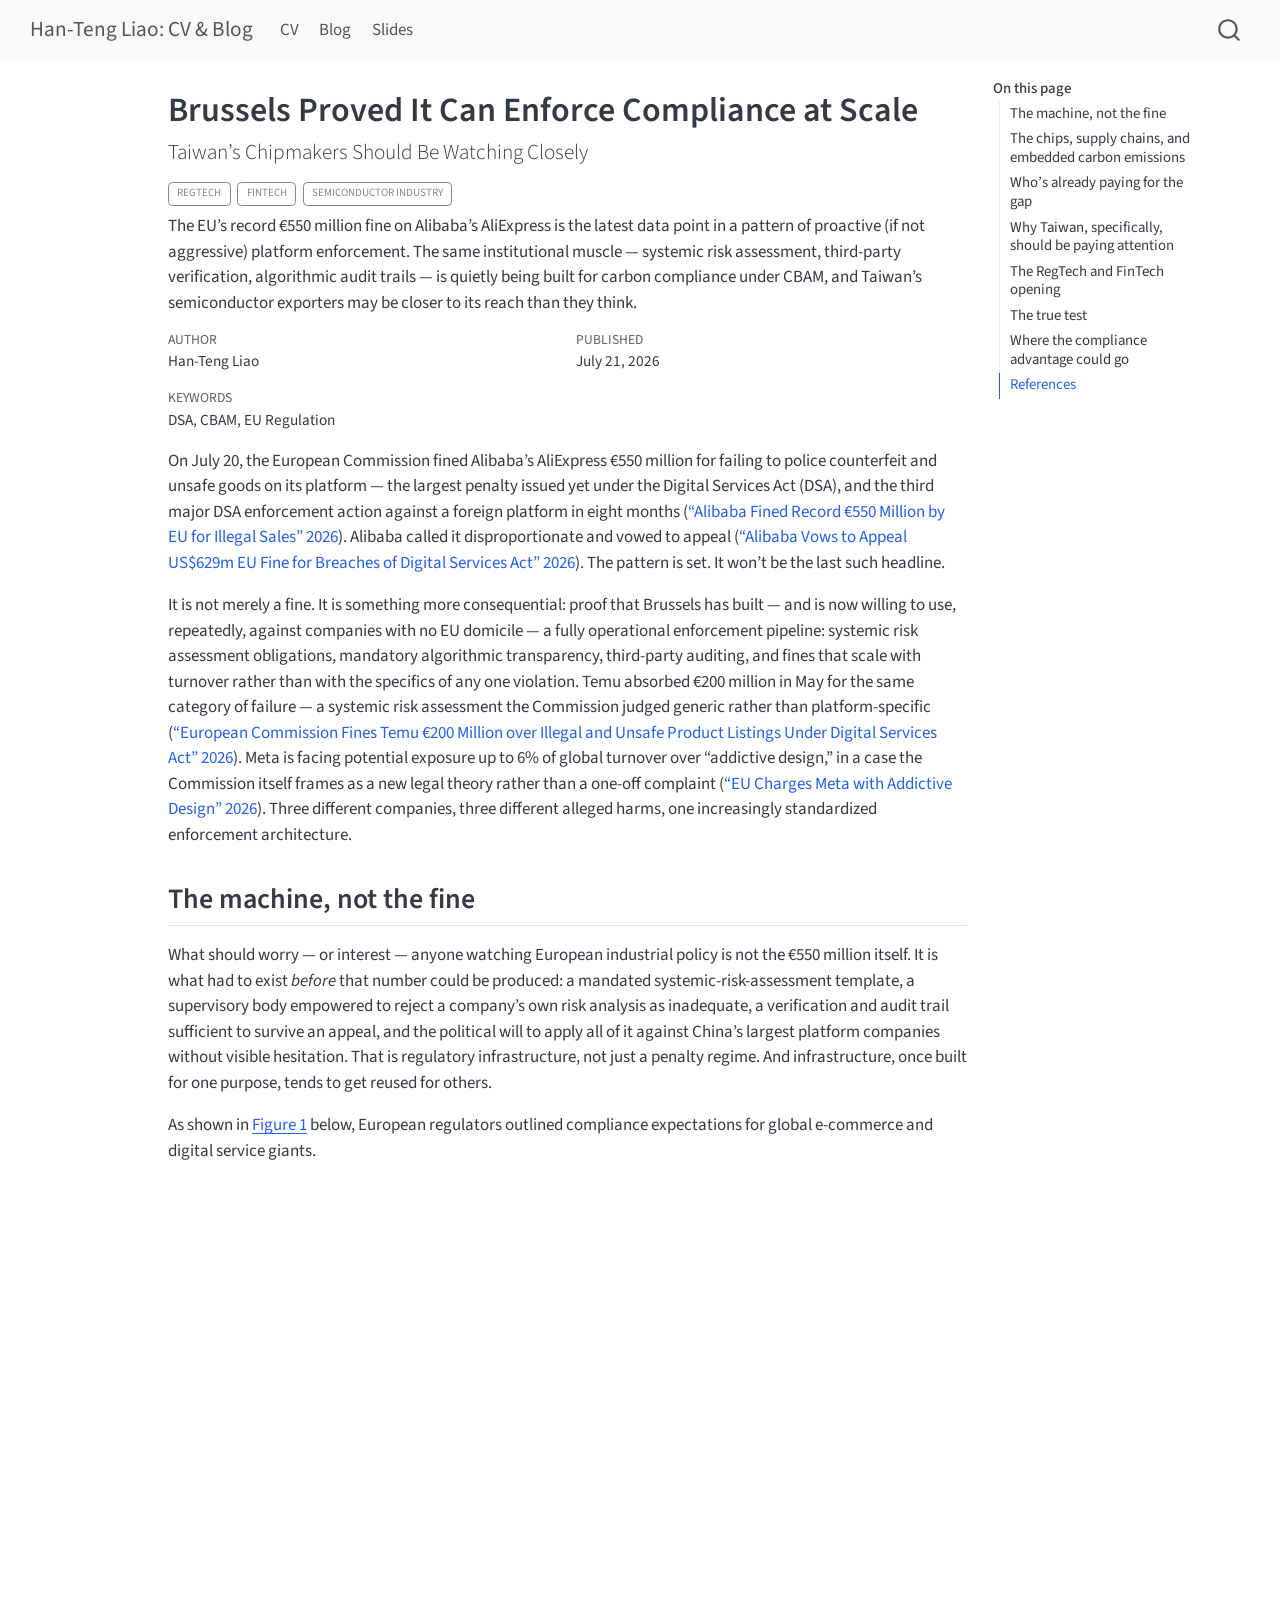
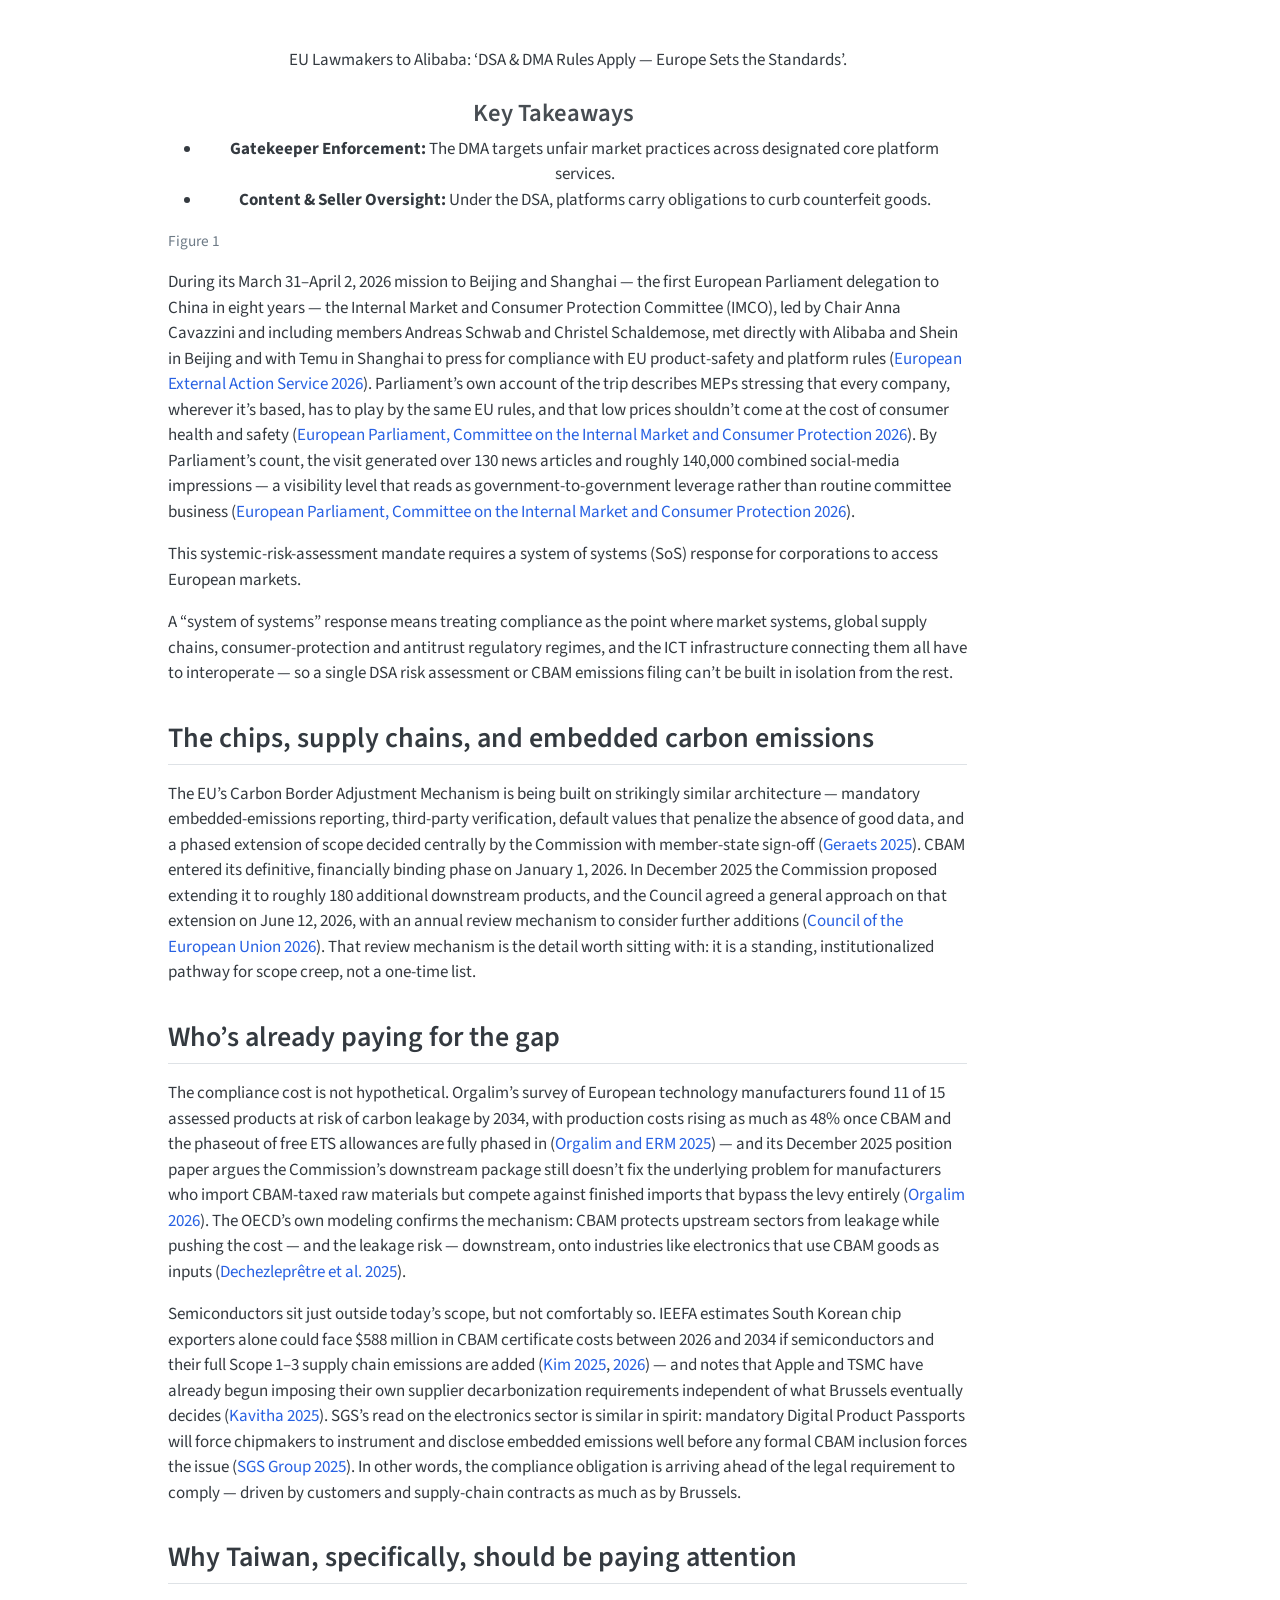
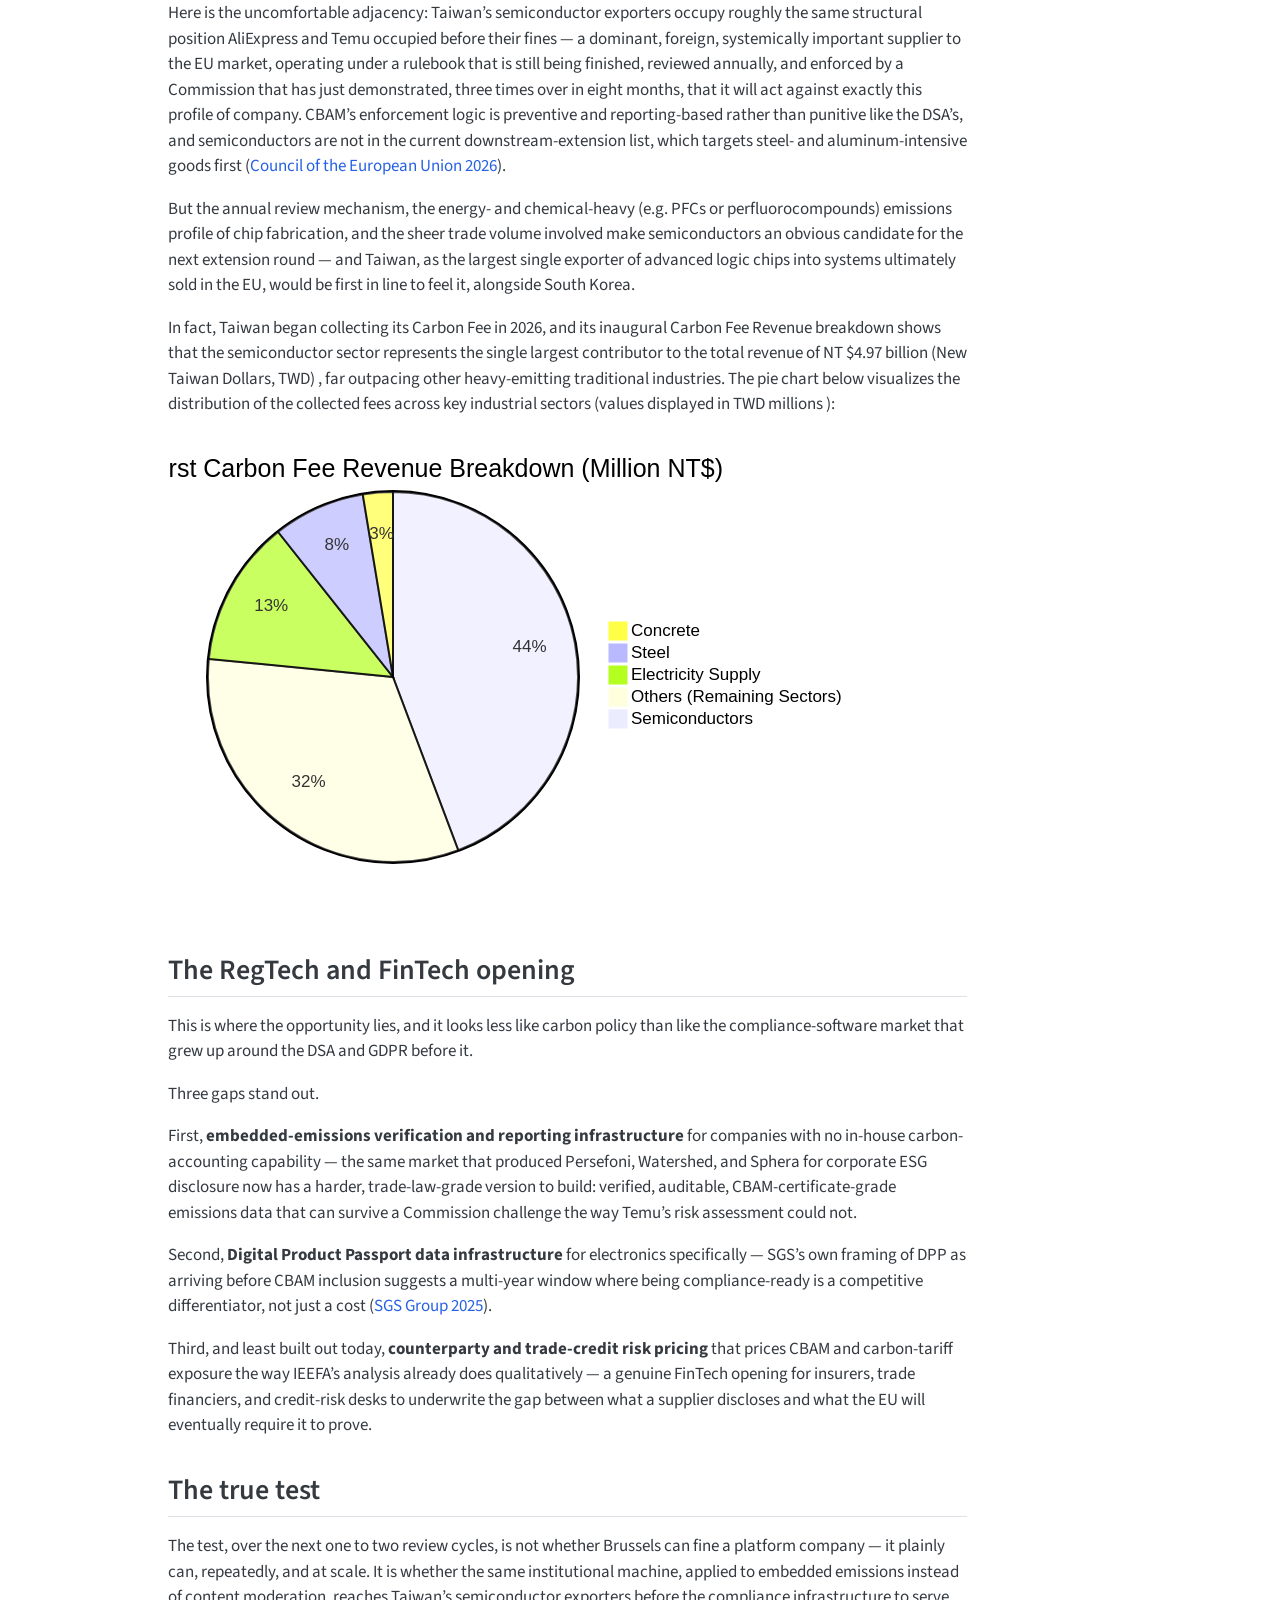
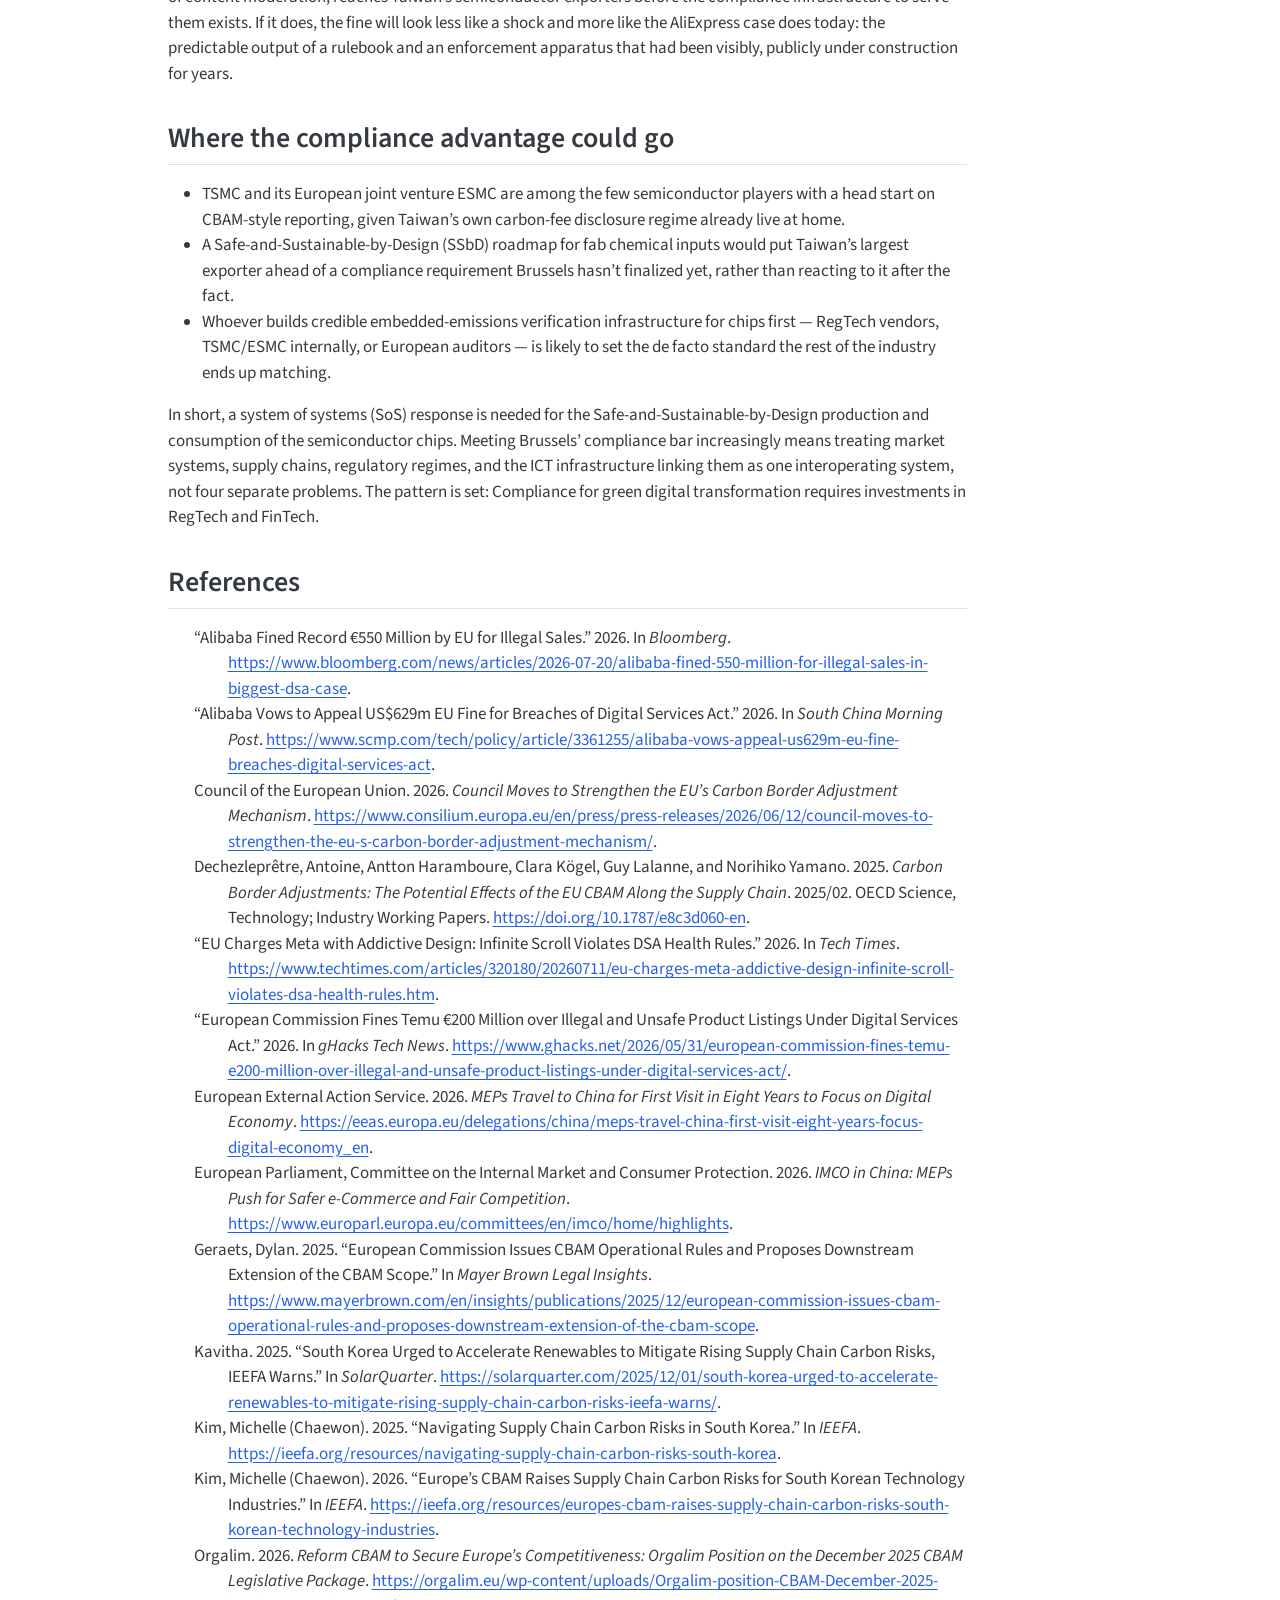
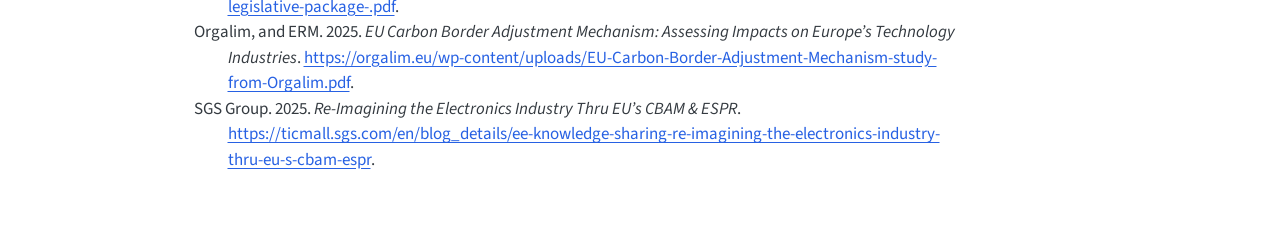
<file: blog/posts/20260721.html>
<!DOCTYPE html>
<html xmlns="http://www.w3.org/1999/xhtml" lang="en" xml:lang="en"><head>

<meta charset="utf-8">
<meta name="generator" content="quarto-1.10.18">

<meta name="viewport" content="width=device-width, initial-scale=1.0, user-scalable=yes">

<meta name="author" content="Han-Teng Liao">
<meta name="dcterms.date" content="2026-07-21">
<meta name="keywords" content="DSA, CBAM, EU Regulation">
<meta name="description" content="The EU’s record €550 million fine on Alibaba’s AliExpress is the latest data point in a pattern of proactive (if not aggressive) platform enforcement. The same institutional muscle — systemic risk assessment, third-party verification, algorithmic audit trails — is quietly being built for carbon compliance under CBAM, and Taiwan’s semiconductor exporters may be closer to its reach than they think.">

<title>Brussels Proved It Can Enforce Compliance at Scale – Han-Teng Liao: CV &amp; Blog</title>
<style>
/* Default styles provided by pandoc.
** See https://pandoc.org/MANUAL.html#variables-for-html for config info.
*/
span.smallcaps{font-variant: small-caps;}
div.columns{display: flex; gap: 1.5em;}
div.column{flex: auto;}
@media screen {
div.columns{gap: min(4vw, 1.5em);}
div.column{overflow-x: auto;}
}
div.hanging-indent{margin-left: 1.5em; text-indent: -1.5em;}
ul.task-list{list-style: none;}
ul.task-list li input[type="checkbox"] {
  width: 0.8em;
  margin: 0 0.8em 0.2em -1em; /* quarto-specific, see https://github.com/quarto-dev/quarto-cli/issues/4556 */ 
  vertical-align: middle;
}
/* CSS for citations */
div.csl-bib-body { }
div.csl-entry {
  clear: both;
}
.hanging-indent div.csl-entry {
  margin-left:2em;
  text-indent:-2em;
}
div.csl-left-margin {
  min-width:2em;
  float:left;
}
div.csl-right-inline {
  margin-left:2em;
  padding-left:1em;
}
div.csl-indent {
  margin-left: 2em;
}</style>


<script src="../../site_libs/quarto-nav/quarto-nav.js"></script>
<script src="../../site_libs/quarto-nav/headroom.min.js"></script>
<script src="../../site_libs/clipboard/clipboard.min.js"></script>
<script src="../../site_libs/quarto-search/autocomplete.umd.js"></script>
<script src="../../site_libs/quarto-search/fuse.min.js"></script>
<script src="../../site_libs/quarto-search/quarto-search.js"></script>
<meta name="quarto:offset" content="../../">
<script src="../../site_libs/quarto-html/quarto.js" type="module"></script>
<script src="../../site_libs/quarto-html/tabsets/tabsets.js" type="module"></script>
<script src="../../site_libs/quarto-html/popper.min.js"></script>
<script src="../../site_libs/quarto-html/tippy.umd.min.js"></script>
<script src="../../site_libs/quarto-html/anchor.min.js"></script>
<link href="../../site_libs/quarto-html/tippy.css" rel="stylesheet">
<link href="../../site_libs/quarto-html/quarto-syntax-highlighting-64a204ab8560d761af7679ceaba22944.css" rel="stylesheet" id="quarto-text-highlighting-styles">
<script src="../../site_libs/bootstrap/bootstrap.min.js"></script>
<link href="../../site_libs/bootstrap/bootstrap-icons.css" rel="stylesheet">
<link href="../../site_libs/bootstrap/bootstrap-6ac2aec46ad7f46b16024ee4409aa65c.min.css" rel="stylesheet" append-hash="true" id="quarto-bootstrap" data-mode="light">
<script id="quarto-search-options" type="application/json">{
  "location": "navbar",
  "copy-button": false,
  "collapse-after": 3,
  "panel-placement": "end",
  "type": "overlay",
  "limit": 50,
  "keyboard-shortcut": [
    "f",
    "/",
    "s"
  ],
  "show-item-context": false,
  "language": {
    "search-no-results-text": "No results",
    "search-matching-documents-text": "matching documents",
    "search-copy-link-title": "Copy link to search",
    "search-hide-matches-text": "Hide additional matches",
    "search-more-match-text": "more match in this document",
    "search-more-matches-text": "more matches in this document",
    "search-clear-button-title": "Clear",
    "search-text-placeholder": "",
    "search-detached-cancel-button-title": "Cancel",
    "search-submit-button-title": "Submit",
    "search-label": "Search"
  }
}</script>
<script src="../../site_libs/quarto-diagram/mermaid.min.js"></script>
<script src="../../site_libs/quarto-diagram/mermaid-init.js"></script>
<link href="../../site_libs/quarto-diagram/mermaid.css" rel="stylesheet">


<link rel="stylesheet" href="../../styles.css">
</head>

<body class="nav-fixed quarto-light">

<div id="quarto-search-results"></div>
  <header id="quarto-header" class="headroom fixed-top">
    <nav class="navbar navbar-expand-lg " data-bs-theme="dark">
      <div class="navbar-container container-fluid">
      <div class="navbar-brand-container mx-auto">
    <a class="navbar-brand" href="../../index.html">
    <span class="navbar-title">Han-Teng Liao: CV &amp; Blog</span>
    </a>
  </div>
            <div id="quarto-search" class="" title="Search"></div>
          <button class="navbar-toggler" type="button" data-bs-toggle="collapse" data-bs-target="#navbarCollapse" aria-controls="navbarCollapse" role="menu" aria-expanded="false" aria-label="Toggle navigation" onclick="if (window.quartoToggleHeadroom) { window.quartoToggleHeadroom(); }">
  <span class="navbar-toggler-icon"></span>
</button>
          <div class="collapse navbar-collapse" id="navbarCollapse">
            <ul class="navbar-nav navbar-nav-scroll me-auto">
  <li class="nav-item">
    <a class="nav-link" href="../../index.html"> 
<span class="menu-text">CV</span></a>
  </li>  
  <li class="nav-item">
    <a class="nav-link" href="../../blog/index.html"> 
<span class="menu-text">Blog</span></a>
  </li>  
  <li class="nav-item">
    <a class="nav-link" href="../../slides/index.html"> 
<span class="menu-text">Slides</span></a>
  </li>  
</ul>
          </div> <!-- /navcollapse -->
            <div class="quarto-navbar-tools">
</div>
      </div> <!-- /container-fluid -->
    </nav>
</header>
<!-- content -->
<div id="quarto-content" class="quarto-container page-columns page-rows-contents page-layout-article page-navbar">
<!-- sidebar -->
<!-- margin-sidebar -->
    <div id="quarto-margin-sidebar" class="sidebar margin-sidebar">
        <nav id="TOC" role="doc-toc" class="toc-active">
    <h2 id="toc-title">On this page</h2>
   
  <ul>
  <li><a href="#the-machine-not-the-fine" id="toc-the-machine-not-the-fine" class="nav-link active" data-scroll-target="#the-machine-not-the-fine">The machine, not the fine</a></li>
  <li><a href="#the-chips-supply-chains-and-embedded-carbon-emissions" id="toc-the-chips-supply-chains-and-embedded-carbon-emissions" class="nav-link" data-scroll-target="#the-chips-supply-chains-and-embedded-carbon-emissions">The chips, supply chains, and embedded carbon emissions</a></li>
  <li><a href="#whos-already-paying-for-the-gap" id="toc-whos-already-paying-for-the-gap" class="nav-link" data-scroll-target="#whos-already-paying-for-the-gap">Who’s already paying for the gap</a></li>
  <li><a href="#why-taiwan-specifically-should-be-paying-attention" id="toc-why-taiwan-specifically-should-be-paying-attention" class="nav-link" data-scroll-target="#why-taiwan-specifically-should-be-paying-attention">Why Taiwan, specifically, should be paying attention</a></li>
  <li><a href="#the-regtech-and-fintech-opening" id="toc-the-regtech-and-fintech-opening" class="nav-link" data-scroll-target="#the-regtech-and-fintech-opening">The RegTech and FinTech opening</a></li>
  <li><a href="#the-true-test" id="toc-the-true-test" class="nav-link" data-scroll-target="#the-true-test">The true test</a></li>
  <li><a href="#where-the-compliance-advantage-could-go" id="toc-where-the-compliance-advantage-could-go" class="nav-link" data-scroll-target="#where-the-compliance-advantage-could-go">Where the compliance advantage could go</a></li>
  <li><a href="#references" id="toc-references" class="nav-link" data-scroll-target="#references">References</a></li>
  </ul>
</nav>
    </div>
<!-- main -->
<main class="content" id="quarto-document-content">

<header id="title-block-header" class="quarto-title-block default">
<div class="quarto-title">
<h1 class="title">Brussels Proved It Can Enforce Compliance at Scale</h1>
<p class="subtitle lead">Taiwan’s Chipmakers Should Be Watching Closely</p>
  <div class="quarto-categories">
    <div class="quarto-category">RegTech</div>
    <div class="quarto-category">FinTech</div>
    <div class="quarto-category">Semiconductor Industry</div>
  </div>
  </div>

<div>
  <div class="description">
    The EU’s record €550 million fine on Alibaba’s AliExpress is the latest data point in a pattern of proactive (if not aggressive) platform enforcement. The same institutional muscle — systemic risk assessment, third-party verification, algorithmic audit trails — is quietly being built for carbon compliance under CBAM, and Taiwan’s semiconductor exporters may be closer to its reach than they think.
  </div>
</div>


<div class="quarto-title-meta">

    <div>
    <div class="quarto-title-meta-heading">Author</div>
    <div class="quarto-title-meta-contents">
             <p>Han-Teng Liao </p>
          </div>
  </div>
    
    <div>
    <div class="quarto-title-meta-heading">Published</div>
    <div class="quarto-title-meta-contents">
      <p class="date">July 21, 2026</p>
    </div>
  </div>
  
    
  </div>
  

<div>
  <div class="keywords">
    <div class="block-title">Keywords</div>
    <p>DSA, CBAM, EU Regulation</p>
  </div>
</div>

</header>


<p>On July 20, the European Commission fined Alibaba’s AliExpress €550 million for failing to police counterfeit and unsafe goods on its platform — the largest penalty issued yet under the Digital Services Act (DSA), and the third major DSA enforcement action against a foreign platform in eight months <span class="citation" data-cites="bloomberg2026alibaba">(<a href="#ref-bloomberg2026alibaba" role="doc-biblioref"><span>“Alibaba Fined Record €550 Million by <span>EU</span> for Illegal Sales”</span> 2026</a>)</span>. Alibaba called it disproportionate and vowed to appeal <span class="citation" data-cites="scmp2026alibabaappeal">(<a href="#ref-scmp2026alibabaappeal" role="doc-biblioref"><span>“Alibaba Vows to Appeal <span>US</span>$629m <span>EU</span> Fine for Breaches of Digital Services Act”</span> 2026</a>)</span>. The pattern is set. It won’t be the last such headline.</p>
<p>It is not merely a fine. It is something more consequential: proof that Brussels has built — and is now willing to use, repeatedly, against companies with no EU domicile — a fully operational enforcement pipeline: systemic risk assessment obligations, mandatory algorithmic transparency, third-party auditing, and fines that scale with turnover rather than with the specifics of any one violation. Temu absorbed €200 million in May for the same category of failure — a systemic risk assessment the Commission judged generic rather than platform-specific <span class="citation" data-cites="ghacks2026temu">(<a href="#ref-ghacks2026temu" role="doc-biblioref"><span>“European Commission Fines <span>Temu</span> €200 Million over Illegal and Unsafe Product Listings Under Digital Services Act”</span> 2026</a>)</span>. Meta is facing potential exposure up to 6% of global turnover over “addictive design,” in a case the Commission itself frames as a new legal theory rather than a one-off complaint <span class="citation" data-cites="techtimes2026meta">(<a href="#ref-techtimes2026meta" role="doc-biblioref"><span>“<span>EU</span> Charges <span>Meta</span> with Addictive Design”</span> 2026</a>)</span>. Three different companies, three different alleged harms, one increasingly standardized enforcement architecture.</p>
<section id="the-machine-not-the-fine" class="level2">
<h2 class="anchored" data-anchor-id="the-machine-not-the-fine">The machine, not the fine</h2>
<p>What should worry — or interest — anyone watching European industrial policy is not the €550 million itself. It is what had to exist <em>before</em> that number could be produced: a mandated systemic-risk-assessment template, a supervisory body empowered to reject a company’s own risk analysis as inadequate, a verification and audit trail sufficient to survive an appeal, and the political will to apply all of it against China’s largest platform companies without visible hesitation. That is regulatory infrastructure, not just a penalty regime. And infrastructure, once built for one purpose, tends to get reused for others.</p>
<p>As shown in <a href="#fig-dma-hearing" class="quarto-xref">Figure&nbsp;1</a> below, European regulators outlined compliance expectations for global e-commerce and digital service giants.</p>
<div id="fig-dma-hearing" class="quarto-float quarto-figure quarto-figure-center anchored">
<figure class="quarto-float quarto-float-fig figure">
<div aria-describedby="fig-dma-hearing-caption-0ceaefa1-69ba-4598-a22c-09a6ac19f8ca">
<div class="quarto-video ratio ratio-16x9"><iframe data-external="1" src="https://www.youtube.com/embed/ZbmmR9I-Fec" title="" frameborder="0" allow="accelerometer; autoplay; clipboard-write; encrypted-media; gyroscope; picture-in-picture" allowfullscreen=""></iframe></div>
<p>EU Lawmakers to Alibaba: ‘DSA &amp; DMA Rules Apply — Europe Sets the Standards’.</p>
<section id="key-takeaways" class="level3">
<h3 class="anchored" data-anchor-id="key-takeaways">Key Takeaways</h3>
<ul>
<li><strong>Gatekeeper Enforcement:</strong> The DMA targets unfair market practices across designated core platform services.</li>
<li><strong>Content &amp; Seller Oversight:</strong> Under the DSA, platforms carry obligations to curb counterfeit goods.</li>
</ul>
</section>
</div>
<figcaption class="quarto-float-caption-bottom quarto-float-caption quarto-float-fig quarto-uncaptioned" id="fig-dma-hearing-caption-0ceaefa1-69ba-4598-a22c-09a6ac19f8ca">
Figure&nbsp;1
</figcaption>
</figure>
</div>
<p>During its March 31–April 2, 2026 mission to Beijing and Shanghai — the first European Parliament delegation to China in eight years — the Internal Market and Consumer Protection Committee (IMCO), led by Chair Anna Cavazzini and including members Andreas Schwab and Christel Schaldemose, met directly with Alibaba and Shein in Beijing and with Temu in Shanghai to press for compliance with EU product-safety and platform rules <span class="citation" data-cites="eeas2026mepsvisit">(<a href="#ref-eeas2026mepsvisit" role="doc-biblioref">European External Action Service 2026</a>)</span>. Parliament’s own account of the trip describes MEPs stressing that every company, wherever it’s based, has to play by the same EU rules, and that low prices shouldn’t come at the cost of consumer health and safety <span class="citation" data-cites="europarl2026imcohighlights">(<a href="#ref-europarl2026imcohighlights" role="doc-biblioref">European Parliament, Committee on the Internal Market and Consumer Protection 2026</a>)</span>. By Parliament’s count, the visit generated over 130 news articles and roughly 140,000 combined social-media impressions — a visibility level that reads as government-to-government leverage rather than routine committee business <span class="citation" data-cites="europarl2026imcohighlights">(<a href="#ref-europarl2026imcohighlights" role="doc-biblioref">European Parliament, Committee on the Internal Market and Consumer Protection 2026</a>)</span>.</p>
<p>This systemic-risk-assessment mandate requires a system of systems (SoS) response for corporations to access European markets.</p>
<p>A “system of systems” response means treating compliance as the point where market systems, global supply chains, consumer-protection and antitrust regulatory regimes, and the ICT infrastructure connecting them all have to interoperate — so a single DSA risk assessment or CBAM emissions filing can’t be built in isolation from the rest.</p>
</section>
<section id="the-chips-supply-chains-and-embedded-carbon-emissions" class="level2">
<h2 class="anchored" data-anchor-id="the-chips-supply-chains-and-embedded-carbon-emissions">The chips, supply chains, and embedded carbon emissions</h2>
<p>The EU’s Carbon Border Adjustment Mechanism is being built on strikingly similar architecture — mandatory embedded-emissions reporting, third-party verification, default values that penalize the absence of good data, and a phased extension of scope decided centrally by the Commission with member-state sign-off <span class="citation" data-cites="mayerbrown2025cbam">(<a href="#ref-mayerbrown2025cbam" role="doc-biblioref">Geraets 2025</a>)</span>. CBAM entered its definitive, financially binding phase on January 1, 2026. In December 2025 the Commission proposed extending it to roughly 180 additional downstream products, and the Council agreed a general approach on that extension on June 12, 2026, with an annual review mechanism to consider further additions <span class="citation" data-cites="consilium2026council">(<a href="#ref-consilium2026council" role="doc-biblioref">Council of the European Union 2026</a>)</span>. That review mechanism is the detail worth sitting with: it is a standing, institutionalized pathway for scope creep, not a one-time list.</p>
</section>
<section id="whos-already-paying-for-the-gap" class="level2">
<h2 class="anchored" data-anchor-id="whos-already-paying-for-the-gap">Who’s already paying for the gap</h2>
<p>The compliance cost is not hypothetical. Orgalim’s survey of European technology manufacturers found 11 of 15 assessed products at risk of carbon leakage by 2034, with production costs rising as much as 48% once CBAM and the phaseout of free ETS allowances are fully phased in <span class="citation" data-cites="orgalim2025study">(<a href="#ref-orgalim2025study" role="doc-biblioref">Orgalim and ERM 2025</a>)</span> — and its December 2025 position paper argues the Commission’s downstream package still doesn’t fix the underlying problem for manufacturers who import CBAM-taxed raw materials but compete against finished imports that bypass the levy entirely <span class="citation" data-cites="orgalim2025position">(<a href="#ref-orgalim2025position" role="doc-biblioref">Orgalim 2026</a>)</span>. The OECD’s own modeling confirms the mechanism: CBAM protects upstream sectors from leakage while pushing the cost — and the leakage risk — downstream, onto industries like electronics that use CBAM goods as inputs <span class="citation" data-cites="oecd2025cbam">(<a href="#ref-oecd2025cbam" role="doc-biblioref">Dechezleprêtre et al. 2025</a>)</span>.</p>
<p>Semiconductors sit just outside today’s scope, but not comfortably so. IEEFA estimates South Korean chip exporters alone could face $588 million in CBAM certificate costs between 2026 and 2034 if semiconductors and their full Scope 1–3 supply chain emissions are added <span class="citation" data-cites="ieefa2025supplychain ieefa2026cbam">(<a href="#ref-ieefa2025supplychain" role="doc-biblioref">Kim 2025</a>, <a href="#ref-ieefa2026cbam" role="doc-biblioref">2026</a>)</span> — and notes that Apple and TSMC have already begun imposing their own supplier decarbonization requirements independent of what Brussels eventually decides <span class="citation" data-cites="solarquarter2026renewables">(<a href="#ref-solarquarter2026renewables" role="doc-biblioref">Kavitha 2025</a>)</span>. SGS’s read on the electronics sector is similar in spirit: mandatory Digital Product Passports will force chipmakers to instrument and disclose embedded emissions well before any formal CBAM inclusion forces the issue <span class="citation" data-cites="sgs2025reimagining">(<a href="#ref-sgs2025reimagining" role="doc-biblioref">SGS Group 2025</a>)</span>. In other words, the compliance obligation is arriving ahead of the legal requirement to comply — driven by customers and supply-chain contracts as much as by Brussels.</p>
</section>
<section id="why-taiwan-specifically-should-be-paying-attention" class="level2">
<h2 class="anchored" data-anchor-id="why-taiwan-specifically-should-be-paying-attention">Why Taiwan, specifically, should be paying attention</h2>
<p>Here is the uncomfortable adjacency: Taiwan’s semiconductor exporters occupy roughly the same structural position AliExpress and Temu occupied before their fines — a dominant, foreign, systemically important supplier to the EU market, operating under a rulebook that is still being finished, reviewed annually, and enforced by a Commission that has just demonstrated, three times over in eight months, that it will act against exactly this profile of company. CBAM’s enforcement logic is preventive and reporting-based rather than punitive like the DSA’s, and semiconductors are not in the current downstream-extension list, which targets steel- and aluminum-intensive goods first <span class="citation" data-cites="consilium2026council">(<a href="#ref-consilium2026council" role="doc-biblioref">Council of the European Union 2026</a>)</span>.</p>
<p>But the annual review mechanism, the energy- and chemical-heavy (e.g.&nbsp;PFCs or perfluorocompounds) emissions profile of chip fabrication, and the sheer trade volume involved make semiconductors an obvious candidate for the next extension round — and Taiwan, as the largest single exporter of advanced logic chips into systems ultimately sold in the EU, would be first in line to feel it, alongside South Korea.</p>
<p>In fact, Taiwan began collecting its Carbon Fee in 2026, and its inaugural Carbon Fee Revenue breakdown shows that the semiconductor sector represents the single largest contributor to the total revenue of NT $4.97 billion (New Taiwan Dollars, TWD) , far outpacing other heavy-emitting traditional industries. The pie chart below visualizes the distribution of the collected fees across key industrial sectors (values displayed in TWD millions ):</p>
<div class="cell" data-layout-align="default">
<div class="cell-output-display">
<div>
<p></p><figure class="figure"><p></p>
<div>
<pre class="mermaid mermaid-js">pie title Taiwan First Carbon Fee Revenue Breakdown (Million NT$)
    "Concrete" : 130
    "Steel" : 400
    "Electricity Supply" : 635
    "Others (Remaining Sectors)" : 1605
    "Semiconductors" : 2200
</pre>
</div>
<p></p></figure><p></p>
</div>
</div>
</div>
</section>
<section id="the-regtech-and-fintech-opening" class="level2">
<h2 class="anchored" data-anchor-id="the-regtech-and-fintech-opening">The RegTech and FinTech opening</h2>
<p>This is where the opportunity lies, and it looks less like carbon policy than like the compliance-software market that grew up around the DSA and GDPR before it.</p>
<p>Three gaps stand out.</p>
<p>First, <strong>embedded-emissions verification and reporting infrastructure</strong> for companies with no in-house carbon-accounting capability — the same market that produced Persefoni, Watershed, and Sphera for corporate ESG disclosure now has a harder, trade-law-grade version to build: verified, auditable, CBAM-certificate-grade emissions data that can survive a Commission challenge the way Temu’s risk assessment could not.</p>
<p>Second, <strong>Digital Product Passport data infrastructure</strong> for electronics specifically — SGS’s own framing of DPP as arriving before CBAM inclusion suggests a multi-year window where being compliance-ready is a competitive differentiator, not just a cost <span class="citation" data-cites="sgs2025reimagining">(<a href="#ref-sgs2025reimagining" role="doc-biblioref">SGS Group 2025</a>)</span>.</p>
<p>Third, and least built out today, <strong>counterparty and trade-credit risk pricing</strong> that prices CBAM and carbon-tariff exposure the way IEEFA’s analysis already does qualitatively — a genuine FinTech opening for insurers, trade financiers, and credit-risk desks to underwrite the gap between what a supplier discloses and what the EU will eventually require it to prove.</p>
</section>
<section id="the-true-test" class="level2">
<h2 class="anchored" data-anchor-id="the-true-test">The true test</h2>
<p>The test, over the next one to two review cycles, is not whether Brussels can fine a platform company — it plainly can, repeatedly, and at scale. It is whether the same institutional machine, applied to embedded emissions instead of content moderation, reaches Taiwan’s semiconductor exporters before the compliance infrastructure to serve them exists. If it does, the fine will look less like a shock and more like the AliExpress case does today: the predictable output of a rulebook and an enforcement apparatus that had been visibly, publicly under construction for years.</p>
</section>
<section id="where-the-compliance-advantage-could-go" class="level2">
<h2 class="anchored" data-anchor-id="where-the-compliance-advantage-could-go">Where the compliance advantage could go</h2>
<ul>
<li>TSMC and its European joint venture ESMC are among the few semiconductor players with a head start on CBAM-style reporting, given Taiwan’s own carbon-fee disclosure regime already live at home.</li>
<li>A Safe-and-Sustainable-by-Design (SSbD) roadmap for fab chemical inputs would put Taiwan’s largest exporter ahead of a compliance requirement Brussels hasn’t finalized yet, rather than reacting to it after the fact.</li>
<li>Whoever builds credible embedded-emissions verification infrastructure for chips first — RegTech vendors, TSMC/ESMC internally, or European auditors — is likely to set the de facto standard the rest of the industry ends up matching.</li>
</ul>
<p>In short, a system of systems (SoS) response is needed for the Safe-and-Sustainable-by-Design production and consumption of the semiconductor chips. Meeting Brussels’ compliance bar increasingly means treating market systems, supply chains, regulatory regimes, and the ICT infrastructure linking them as one interoperating system, not four separate problems. The pattern is set: Compliance for green digital transformation requires investments in RegTech and FinTech.</p>
</section>
<section id="references" class="level2">
<h2 class="anchored" data-anchor-id="references">References</h2>
<div id="refs" class="references csl-bib-body hanging-indent" role="list">
<div id="ref-bloomberg2026alibaba" class="csl-entry" role="listitem">
<span>“Alibaba Fined Record €550 Million by <span>EU</span> for Illegal Sales.”</span> 2026. In <em>Bloomberg</em>. <a href="https://www.bloomberg.com/news/articles/2026-07-20/alibaba-fined-550-million-for-illegal-sales-in-biggest-dsa-case">https://www.bloomberg.com/news/articles/2026-07-20/alibaba-fined-550-million-for-illegal-sales-in-biggest-dsa-case</a>.
</div>
<div id="ref-scmp2026alibabaappeal" class="csl-entry" role="listitem">
<span>“Alibaba Vows to Appeal <span>US</span>$629m <span>EU</span> Fine for Breaches of Digital Services Act.”</span> 2026. In <em>South China Morning Post</em>. <a href="https://www.scmp.com/tech/policy/article/3361255/alibaba-vows-appeal-us629m-eu-fine-breaches-digital-services-act">https://www.scmp.com/tech/policy/article/3361255/alibaba-vows-appeal-us629m-eu-fine-breaches-digital-services-act</a>.
</div>
<div id="ref-consilium2026council" class="csl-entry" role="listitem">
Council of the European Union. 2026. <em>Council Moves to Strengthen the <span>EU</span>’s Carbon Border Adjustment Mechanism</em>. <a href="https://www.consilium.europa.eu/en/press/press-releases/2026/06/12/council-moves-to-strengthen-the-eu-s-carbon-border-adjustment-mechanism/">https://www.consilium.europa.eu/en/press/press-releases/2026/06/12/council-moves-to-strengthen-the-eu-s-carbon-border-adjustment-mechanism/</a>.
</div>
<div id="ref-oecd2025cbam" class="csl-entry" role="listitem">
Dechezleprêtre, Antoine, Antton Haramboure, Clara Kögel, Guy Lalanne, and Norihiko Yamano. 2025. <em>Carbon Border Adjustments: The Potential Effects of the <span>EU CBAM</span> Along the Supply Chain</em>. 2025/02. OECD Science, Technology; Industry Working Papers. <a href="https://doi.org/10.1787/e8c3d060-en">https://doi.org/10.1787/e8c3d060-en</a>.
</div>
<div id="ref-techtimes2026meta" class="csl-entry" role="listitem">
<span>“<span>EU</span> Charges <span>Meta</span> with Addictive Design: Infinite Scroll Violates <span>DSA</span> Health Rules.”</span> 2026. In <em>Tech Times</em>. <a href="https://www.techtimes.com/articles/320180/20260711/eu-charges-meta-addictive-design-infinite-scroll-violates-dsa-health-rules.htm">https://www.techtimes.com/articles/320180/20260711/eu-charges-meta-addictive-design-infinite-scroll-violates-dsa-health-rules.htm</a>.
</div>
<div id="ref-ghacks2026temu" class="csl-entry" role="listitem">
<span>“European Commission Fines <span>Temu</span> €200 Million over Illegal and Unsafe Product Listings Under Digital Services Act.”</span> 2026. In <em>gHacks Tech News</em>. <a href="https://www.ghacks.net/2026/05/31/european-commission-fines-temu-e200-million-over-illegal-and-unsafe-product-listings-under-digital-services-act/">https://www.ghacks.net/2026/05/31/european-commission-fines-temu-e200-million-over-illegal-and-unsafe-product-listings-under-digital-services-act/</a>.
</div>
<div id="ref-eeas2026mepsvisit" class="csl-entry" role="listitem">
European External Action Service. 2026. <em><span>MEPs</span> Travel to <span>China</span> for First Visit in Eight Years to Focus on Digital Economy</em>. <a href="https://eeas.europa.eu/delegations/china/meps-travel-china-first-visit-eight-years-focus-digital-economy_en">https://eeas.europa.eu/delegations/china/meps-travel-china-first-visit-eight-years-focus-digital-economy_en</a>.
</div>
<div id="ref-europarl2026imcohighlights" class="csl-entry" role="listitem">
European Parliament, Committee on the Internal Market and Consumer Protection. 2026. <em><span>IMCO</span> in <span>China</span>: <span>MEPs</span> Push for Safer e-Commerce and Fair Competition</em>. <a href="https://www.europarl.europa.eu/committees/en/imco/home/highlights">https://www.europarl.europa.eu/committees/en/imco/home/highlights</a>.
</div>
<div id="ref-mayerbrown2025cbam" class="csl-entry" role="listitem">
Geraets, Dylan. 2025. <span>“European Commission Issues <span>CBAM</span> Operational Rules and Proposes Downstream Extension of the <span>CBAM</span> Scope.”</span> In <em>Mayer Brown Legal Insights</em>. <a href="https://www.mayerbrown.com/en/insights/publications/2025/12/european-commission-issues-cbam-operational-rules-and-proposes-downstream-extension-of-the-cbam-scope">https://www.mayerbrown.com/en/insights/publications/2025/12/european-commission-issues-cbam-operational-rules-and-proposes-downstream-extension-of-the-cbam-scope</a>.
</div>
<div id="ref-solarquarter2026renewables" class="csl-entry" role="listitem">
Kavitha. 2025. <span>“South <span>Korea</span> Urged to Accelerate Renewables to Mitigate Rising Supply Chain Carbon Risks, <span>IEEFA</span> Warns.”</span> In <em>SolarQuarter</em>. <a href="https://solarquarter.com/2025/12/01/south-korea-urged-to-accelerate-renewables-to-mitigate-rising-supply-chain-carbon-risks-ieefa-warns/">https://solarquarter.com/2025/12/01/south-korea-urged-to-accelerate-renewables-to-mitigate-rising-supply-chain-carbon-risks-ieefa-warns/</a>.
</div>
<div id="ref-ieefa2025supplychain" class="csl-entry" role="listitem">
Kim, Michelle (Chaewon). 2025. <span>“Navigating Supply Chain Carbon Risks in <span>South Korea</span>.”</span> In <em>IEEFA</em>. <a href="https://ieefa.org/resources/navigating-supply-chain-carbon-risks-south-korea">https://ieefa.org/resources/navigating-supply-chain-carbon-risks-south-korea</a>.
</div>
<div id="ref-ieefa2026cbam" class="csl-entry" role="listitem">
Kim, Michelle (Chaewon). 2026. <span>“Europe’s <span>CBAM</span> Raises Supply Chain Carbon Risks for <span>South Korean</span> Technology Industries.”</span> In <em>IEEFA</em>. <a href="https://ieefa.org/resources/europes-cbam-raises-supply-chain-carbon-risks-south-korean-technology-industries">https://ieefa.org/resources/europes-cbam-raises-supply-chain-carbon-risks-south-korean-technology-industries</a>.
</div>
<div id="ref-orgalim2025position" class="csl-entry" role="listitem">
Orgalim. 2026. <em>Reform <span>CBAM</span> to Secure <span>Europe</span>’s Competitiveness: Orgalim Position on the December 2025 <span>CBAM</span> Legislative Package</em>. <a href="https://orgalim.eu/wp-content/uploads/Orgalim-position-CBAM-December-2025-legislative-package-.pdf">https://orgalim.eu/wp-content/uploads/Orgalim-position-CBAM-December-2025-legislative-package-.pdf</a>.
</div>
<div id="ref-orgalim2025study" class="csl-entry" role="listitem">
Orgalim, and ERM. 2025. <em><span>EU</span> Carbon Border Adjustment Mechanism: Assessing Impacts on <span>Europe</span>’s Technology Industries</em>. <a href="https://orgalim.eu/wp-content/uploads/EU-Carbon-Border-Adjustment-Mechanism-study-from-Orgalim.pdf">https://orgalim.eu/wp-content/uploads/EU-Carbon-Border-Adjustment-Mechanism-study-from-Orgalim.pdf</a>.
</div>
<div id="ref-sgs2025reimagining" class="csl-entry" role="listitem">
SGS Group. 2025. <em>Re-Imagining the Electronics Industry Thru <span>EU</span>’s <span>CBAM</span> &amp; <span>ESPR</span></em>. <a href="https://ticmall.sgs.com/en/blog_details/ee-knowledge-sharing-re-imagining-the-electronics-industry-thru-eu-s-cbam-espr">https://ticmall.sgs.com/en/blog_details/ee-knowledge-sharing-re-imagining-the-electronics-industry-thru-eu-s-cbam-espr</a>.
</div>
</div>


</section>

</main> <!-- /main -->
<script id="quarto-html-after-body" type="application/javascript">
  window.document.addEventListener("DOMContentLoaded", function (event) {
    const icon = "";
    const anchorJS = new window.AnchorJS();
    anchorJS.options = {
      placement: 'right',
      icon: icon
    };
    anchorJS.add('.anchored');
    const isCodeAnnotation = (el) => {
      for (const clz of el.classList) {
        if (clz.startsWith('code-annotation-')) {                     
          return true;
        }
      }
      return false;
    }
    const onCopySuccess = function(e) {
      // button target
      const button = e.trigger;
      // don't keep focus
      button.blur();
      // flash "checked"
      button.classList.add('code-copy-button-checked');
      var currentTitle = button.getAttribute("title");
      button.setAttribute("title", "Copied!");
      let tooltip;
      if (window.bootstrap) {
        button.setAttribute("data-bs-toggle", "tooltip");
        button.setAttribute("data-bs-placement", "left");
        button.setAttribute("data-bs-title", "Copied!");
        tooltip = new bootstrap.Tooltip(button, 
          { trigger: "manual", 
            customClass: "code-copy-button-tooltip",
            offset: [0, -8]});
        tooltip.show();    
      }
      setTimeout(function() {
        if (tooltip) {
          tooltip.hide();
          button.removeAttribute("data-bs-title");
          button.removeAttribute("data-bs-toggle");
          button.removeAttribute("data-bs-placement");
        }
        button.setAttribute("title", currentTitle);
        button.classList.remove('code-copy-button-checked');
      }, 1000);
      // clear code selection
      e.clearSelection();
    }
    const getTextToCopy = function(trigger) {
      const outerScaffold = trigger.parentElement.cloneNode(true);
      const codeEl = outerScaffold.querySelector('code');
      for (const childEl of codeEl.children) {
        if (isCodeAnnotation(childEl)) {
          childEl.remove();
        }
      }
      return codeEl.innerText;
    }
    const clipboard = new window.ClipboardJS('.code-copy-button:not([data-in-quarto-modal])', {
      text: getTextToCopy
    });
    clipboard.on('success', onCopySuccess);
    if (window.document.getElementById('quarto-embedded-source-code-modal')) {
      const clipboardModal = new window.ClipboardJS('.code-copy-button[data-in-quarto-modal]', {
        text: getTextToCopy,
        container: window.document.getElementById('quarto-embedded-source-code-modal')
      });
      clipboardModal.on('success', onCopySuccess);
    }
      var localhostRegex = new RegExp(/^(?:http|https):\/\/localhost\:?[0-9]*\//);
      var mailtoRegex = new RegExp(/^mailto:/);
        var filterRegex = new RegExp('/' + window.location.host + '/');
      var isInternal = (href) => {
          return filterRegex.test(href) || localhostRegex.test(href) || mailtoRegex.test(href);
      }
      // Inspect non-navigation links and adorn them if external
     var links = window.document.querySelectorAll('a[href]:not(.nav-link):not(.navbar-brand):not(.toc-action):not(.sidebar-link):not(.sidebar-item-toggle):not(.pagination-link):not(.no-external):not([aria-hidden]):not(.dropdown-item):not(.quarto-navigation-tool):not(.about-link)');
      for (var i=0; i<links.length; i++) {
        const link = links[i];
        if (!isInternal(link.href)) {
          // undo the damage that might have been done by quarto-nav.js in the case of
          // links that we want to consider external
          if (link.dataset.originalHref !== undefined) {
            link.href = link.dataset.originalHref;
          }
        }
      }
    function tippyHover(el, contentFn, onTriggerFn, onUntriggerFn) {
      const config = {
        allowHTML: true,
        maxWidth: 500,
        delay: 100,
        arrow: false,
        appendTo: function(el) {
            return el.parentElement;
        },
        interactive: true,
        interactiveBorder: 10,
        theme: 'quarto',
        placement: 'bottom-start',
      };
      if (contentFn) {
        config.content = contentFn;
      }
      if (onTriggerFn) {
        config.onTrigger = onTriggerFn;
      }
      if (onUntriggerFn) {
        config.onUntrigger = onUntriggerFn;
      }
      window.tippy(el, config); 
    }
    const noterefs = window.document.querySelectorAll('a[role="doc-noteref"]');
    for (var i=0; i<noterefs.length; i++) {
      const ref = noterefs[i];
      tippyHover(ref, function() {
        // use id or data attribute instead here
        let href = ref.getAttribute('data-footnote-href') || ref.getAttribute('href');
        try { href = new URL(href).hash; } catch {}
        const id = href.replace(/^#\/?/, "");
        const note = window.document.getElementById(id);
        if (note) {
          return note.innerHTML;
        } else {
          return "";
        }
      });
    }
    const xrefs = window.document.querySelectorAll('a.quarto-xref');
    const processXRef = (id, note) => {
      // Strip column container classes
      const stripColumnClz = (el) => {
        el.classList.remove("page-full", "page-columns");
        if (el.children) {
          for (const child of el.children) {
            stripColumnClz(child);
          }
        }
      }
      stripColumnClz(note)
      if (id === null || id.startsWith('sec-')) {
        // Special case sections, only their first couple elements
        const container = document.createElement("div");
        if (note.children && note.children.length > 2) {
          container.appendChild(note.children[0].cloneNode(true));
          for (let i = 1; i < note.children.length; i++) {
            const child = note.children[i];
            if (child.tagName === "P" && child.innerText === "") {
              continue;
            } else {
              container.appendChild(child.cloneNode(true));
              break;
            }
          }
          if (window.Quarto?.typesetMath) {
            window.Quarto.typesetMath(container);
          }
          return container.innerHTML
        } else {
          if (window.Quarto?.typesetMath) {
            window.Quarto.typesetMath(note);
          }
          return note.innerHTML;
        }
      } else {
        // Remove any anchor links if they are present
        const anchorLink = note.querySelector('a.anchorjs-link');
        if (anchorLink) {
          anchorLink.remove();
        }
        if (window.Quarto?.typesetMath) {
          window.Quarto.typesetMath(note);
        }
        if (note.classList.contains("callout")) {
          return note.outerHTML;
        } else {
          return note.innerHTML;
        }
      }
    }
    for (var i=0; i<xrefs.length; i++) {
      const xref = xrefs[i];
      tippyHover(xref, undefined, function(instance) {
        instance.disable();
        let url = xref.getAttribute('href');
        let hash = undefined; 
        if (url.startsWith('#')) {
          hash = url;
        } else {
          try { hash = new URL(url).hash; } catch {}
        }
        if (hash) {
          const id = hash.replace(/^#\/?/, "");
          const note = window.document.getElementById(id);
          if (note !== null) {
            try {
              const html = processXRef(id, note.cloneNode(true));
              instance.setContent(html);
            } finally {
              instance.enable();
              instance.show();
            }
          } else {
            // See if we can fetch this
            fetch(url.split('#')[0])
            .then(res => res.text())
            .then(html => {
              const parser = new DOMParser();
              const htmlDoc = parser.parseFromString(html, "text/html");
              const note = htmlDoc.getElementById(id);
              if (note !== null) {
                const html = processXRef(id, note);
                instance.setContent(html);
              } 
            }).finally(() => {
              instance.enable();
              instance.show();
            });
          }
        } else {
          // See if we can fetch a full url (with no hash to target)
          // This is a special case and we should probably do some content thinning / targeting
          fetch(url)
          .then(res => res.text())
          .then(html => {
            const parser = new DOMParser();
            const htmlDoc = parser.parseFromString(html, "text/html");
            const note = htmlDoc.querySelector('main.content');
            if (note !== null) {
              // This should only happen for chapter cross references
              // (since there is no id in the URL)
              // remove the first header
              if (note.children.length > 0 && note.children[0].tagName === "HEADER") {
                note.children[0].remove();
              }
              const html = processXRef(null, note);
              instance.setContent(html);
            } 
          }).finally(() => {
            instance.enable();
            instance.show();
          });
        }
      }, function(instance) {
      });
    }
        let selectedAnnoteEl;
        const selectorForAnnotation = ( cell, annotation) => {
          let cellAttr = 'data-code-cell="' + cell + '"';
          let lineAttr = 'data-code-annotation="' +  annotation + '"';
          const selector = 'span[' + cellAttr + '][' + lineAttr + ']';
          return selector;
        }
        const selectCodeLines = (annoteEl) => {
          const doc = window.document;
          const targetCell = annoteEl.getAttribute("data-target-cell");
          const targetAnnotation = annoteEl.getAttribute("data-target-annotation");
          const annoteSpan = window.document.querySelector(selectorForAnnotation(targetCell, targetAnnotation));
          const lines = annoteSpan.getAttribute("data-code-lines").split(",");
          const lineIds = lines.map((line) => {
            return targetCell + "-" + line;
          })
          let top = null;
          let height = null;
          let parent = null;
          if (lineIds.length > 0) {
              //compute the position of the single el (top and bottom and make a div)
              const el = window.document.getElementById(lineIds[0]);
              top = el.offsetTop;
              height = el.offsetHeight;
              parent = el.parentElement.parentElement;
            if (lineIds.length > 1) {
              const lastEl = window.document.getElementById(lineIds[lineIds.length - 1]);
              const bottom = lastEl.offsetTop + lastEl.offsetHeight;
              height = bottom - top;
            }
            if (top !== null && height !== null && parent !== null) {
              // cook up a div (if necessary) and position it 
              let div = window.document.getElementById("code-annotation-line-highlight");
              if (div === null) {
                div = window.document.createElement("div");
                div.setAttribute("id", "code-annotation-line-highlight");
                div.style.position = 'absolute';
                parent.appendChild(div);
              }
              div.style.top = top - 2 + "px";
              div.style.height = height + 4 + "px";
              div.style.left = 0;
              let gutterDiv = window.document.getElementById("code-annotation-line-highlight-gutter");
              if (gutterDiv === null) {
                gutterDiv = window.document.createElement("div");
                gutterDiv.setAttribute("id", "code-annotation-line-highlight-gutter");
                gutterDiv.style.position = 'absolute';
                const codeCell = window.document.getElementById(targetCell);
                const gutter = codeCell.querySelector('.code-annotation-gutter');
                gutter.appendChild(gutterDiv);
              }
              gutterDiv.style.top = top - 2 + "px";
              gutterDiv.style.height = height + 4 + "px";
            }
            selectedAnnoteEl = annoteEl;
          }
        };
        const unselectCodeLines = () => {
          const elementsIds = ["code-annotation-line-highlight", "code-annotation-line-highlight-gutter"];
          elementsIds.forEach((elId) => {
            const div = window.document.getElementById(elId);
            if (div) {
              div.remove();
            }
          });
          selectedAnnoteEl = undefined;
        };
          // Handle positioning of the toggle
      window.addEventListener(
        "resize",
        throttle(() => {
          elRect = undefined;
          if (selectedAnnoteEl) {
            selectCodeLines(selectedAnnoteEl);
          }
        }, 10)
      );
      function throttle(fn, ms) {
      let throttle = false;
      let timer;
        return (...args) => {
          if(!throttle) { // first call gets through
              fn.apply(this, args);
              throttle = true;
          } else { // all the others get throttled
              if(timer) clearTimeout(timer); // cancel #2
              timer = setTimeout(() => {
                fn.apply(this, args);
                timer = throttle = false;
              }, ms);
          }
        };
      }
        // Attach click handler to the DT
        const annoteDls = window.document.querySelectorAll('dt[data-target-cell]');
        for (const annoteDlNode of annoteDls) {
          annoteDlNode.addEventListener('click', (event) => {
            const clickedEl = event.target;
            if (clickedEl !== selectedAnnoteEl) {
              unselectCodeLines();
              const activeEl = window.document.querySelector('dt[data-target-cell].code-annotation-active');
              if (activeEl) {
                activeEl.classList.remove('code-annotation-active');
              }
              selectCodeLines(clickedEl);
              clickedEl.classList.add('code-annotation-active');
            } else {
              // Unselect the line
              unselectCodeLines();
              clickedEl.classList.remove('code-annotation-active');
            }
          });
        }
    const findCites = (el) => {
      const parentEl = el.parentElement;
      if (parentEl) {
        const cites = parentEl.dataset.cites;
        if (cites) {
          return {
            el,
            cites: cites.split(' ')
          };
        } else {
          return findCites(el.parentElement)
        }
      } else {
        return undefined;
      }
    };
    var bibliorefs = window.document.querySelectorAll('a[role="doc-biblioref"]');
    for (var i=0; i<bibliorefs.length; i++) {
      const ref = bibliorefs[i];
      const citeInfo = findCites(ref);
      if (citeInfo) {
        tippyHover(citeInfo.el, function() {
          var popup = window.document.createElement('div');
          citeInfo.cites.forEach(function(cite) {
            var citeDiv = window.document.createElement('div');
            citeDiv.classList.add('hanging-indent');
            citeDiv.classList.add('csl-entry');
            var biblioDiv = window.document.getElementById('ref-' + cite);
            if (biblioDiv) {
              citeDiv.innerHTML = biblioDiv.innerHTML;
            }
            popup.appendChild(citeDiv);
          });
          return popup.innerHTML;
        });
      }
    }
  });
  </script>
</div> <!-- /content -->




</body></html>
</file>
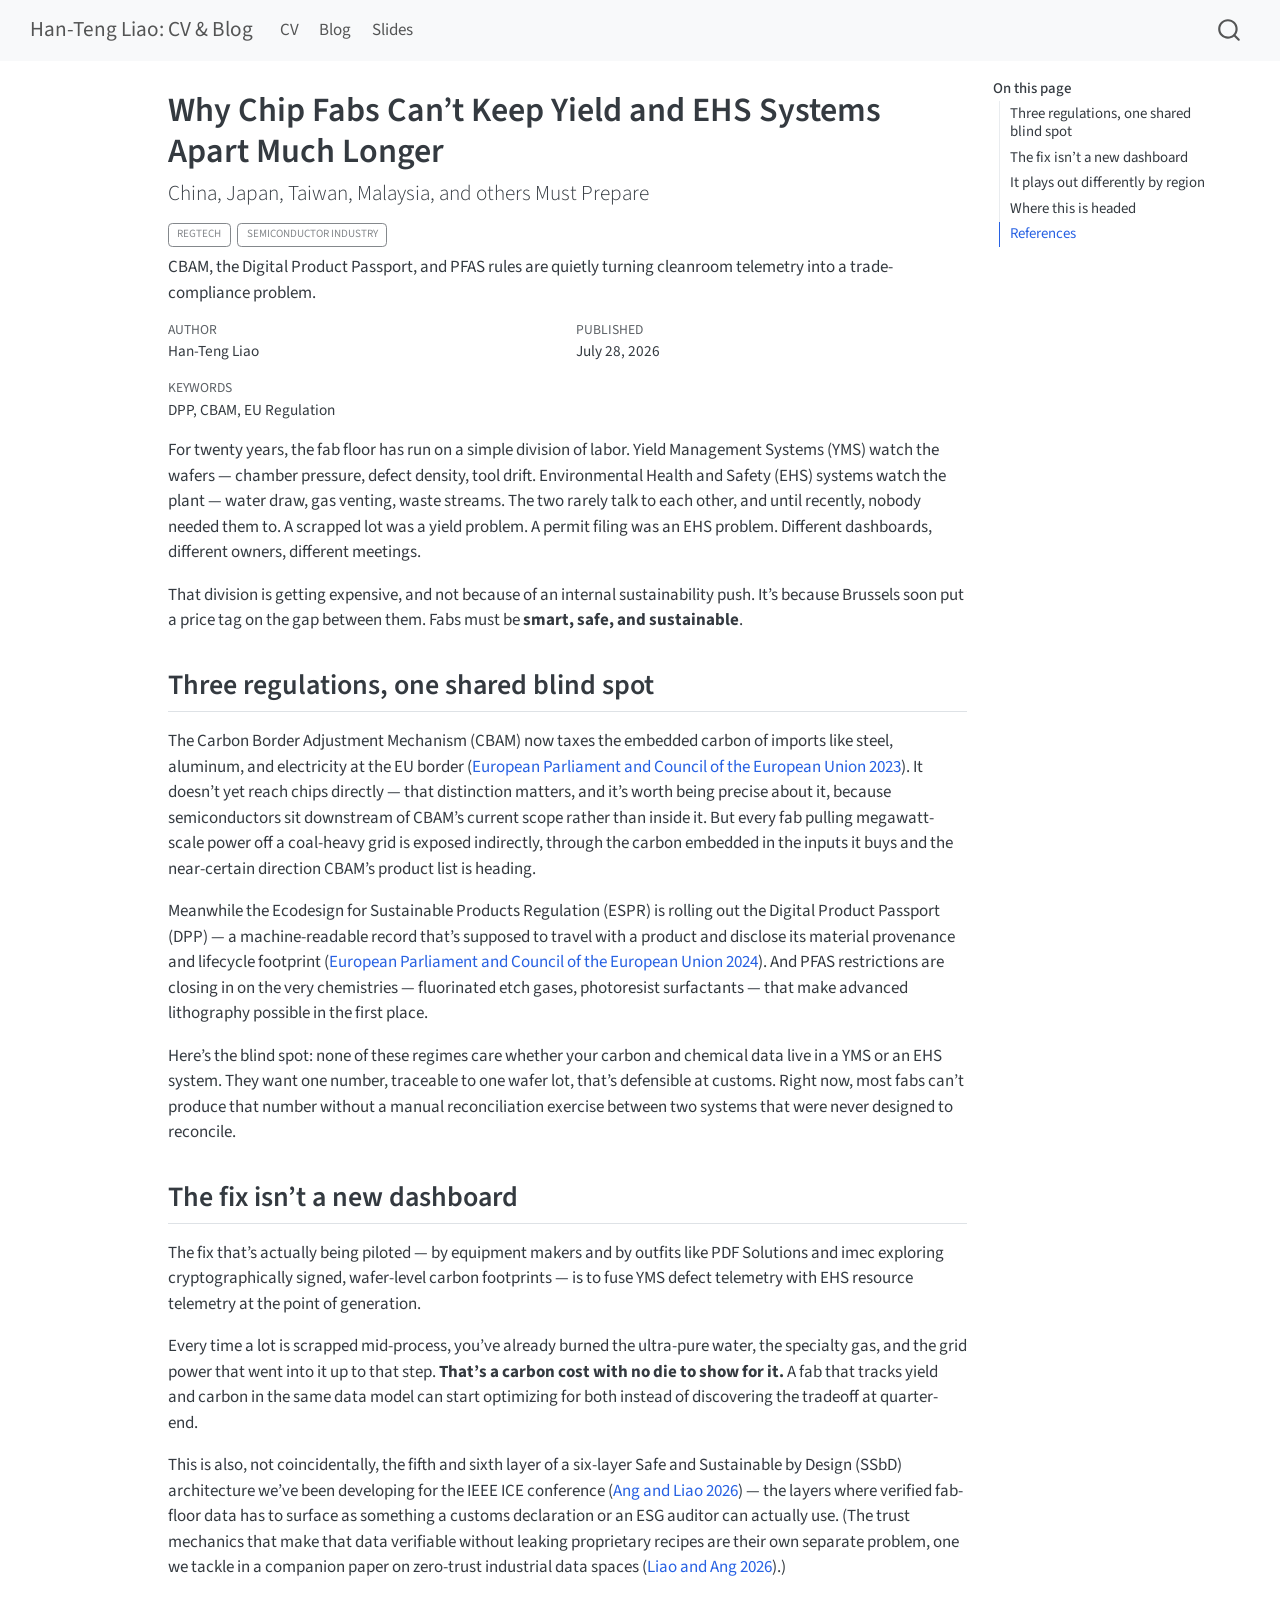
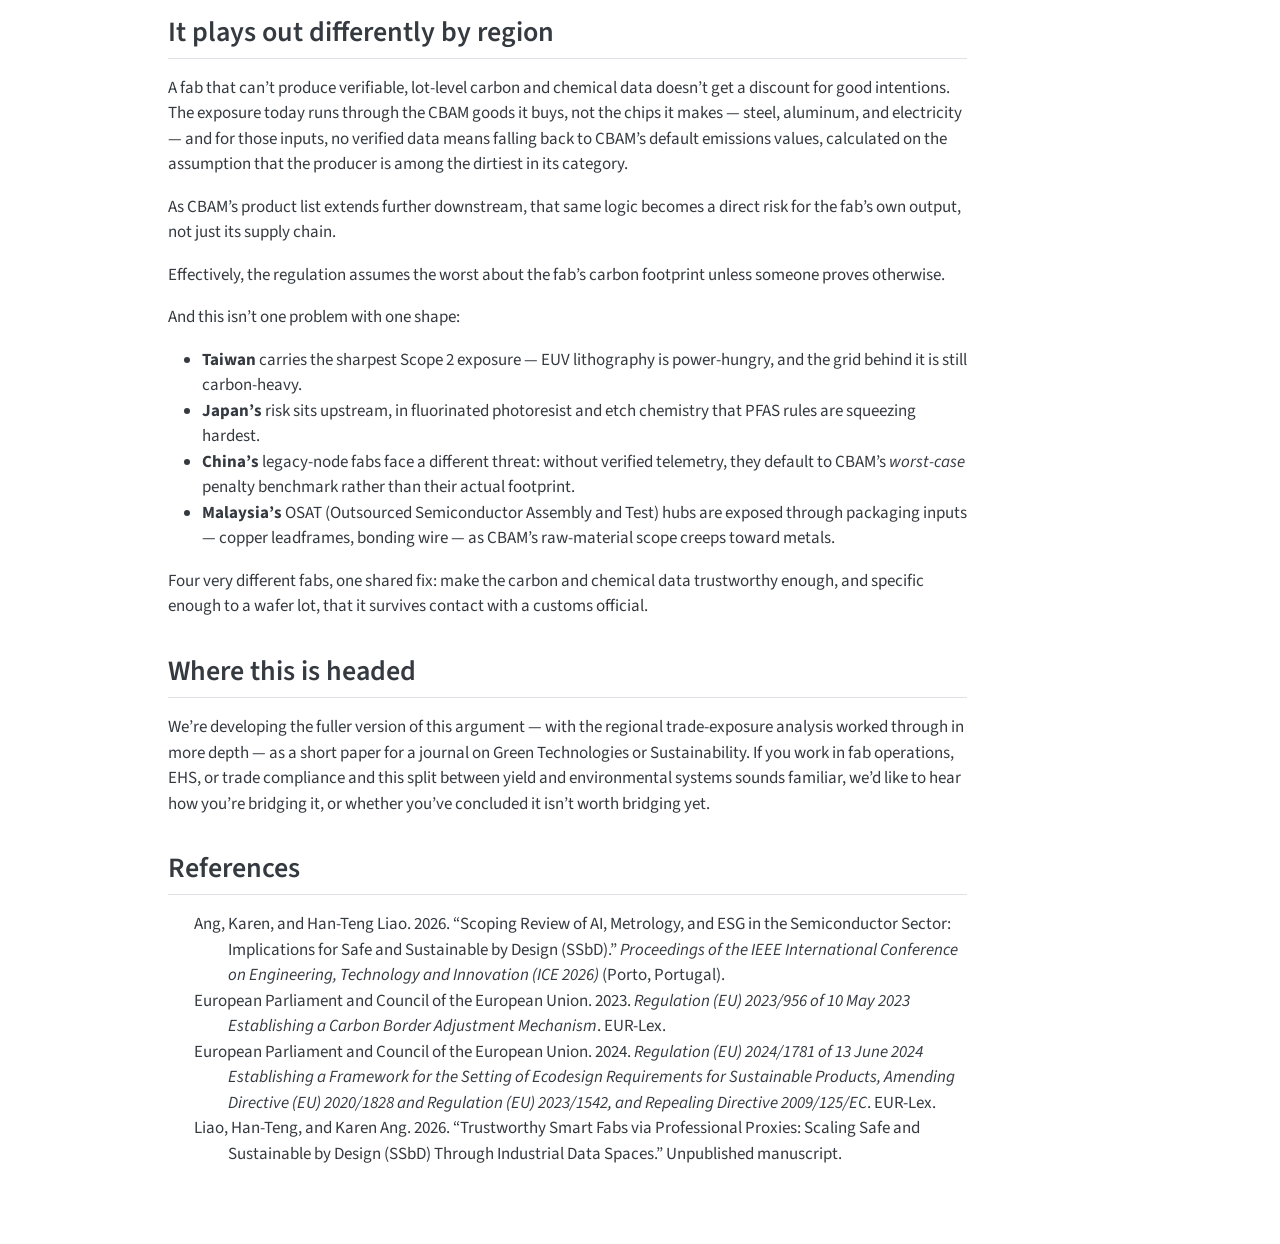
<file: blog/posts/20260728.html>
<!DOCTYPE html>
<html xmlns="http://www.w3.org/1999/xhtml" lang="en" xml:lang="en"><head>

<meta charset="utf-8">
<meta name="generator" content="quarto-1.10.18">

<meta name="viewport" content="width=device-width, initial-scale=1.0, user-scalable=yes">

<meta name="author" content="Han-Teng Liao">
<meta name="dcterms.date" content="2026-07-28">
<meta name="keywords" content="DPP, CBAM, EU Regulation">
<meta name="description" content="CBAM, the Digital Product Passport, and PFAS rules are quietly turning cleanroom telemetry into a trade-compliance problem.">

<title>Why Chip Fabs Can’t Keep Yield and EHS Systems Apart Much Longer – Han-Teng Liao: CV &amp; Blog</title>
<style>
/* Default styles provided by pandoc.
** See https://pandoc.org/MANUAL.html#variables-for-html for config info.
*/
span.smallcaps{font-variant: small-caps;}
div.columns{display: flex; gap: 1.5em;}
div.column{flex: auto;}
@media screen {
div.columns{gap: min(4vw, 1.5em);}
div.column{overflow-x: auto;}
}
div.hanging-indent{margin-left: 1.5em; text-indent: -1.5em;}
ul.task-list{list-style: none;}
ul.task-list li input[type="checkbox"] {
  width: 0.8em;
  margin: 0 0.8em 0.2em -1em; /* quarto-specific, see https://github.com/quarto-dev/quarto-cli/issues/4556 */ 
  vertical-align: middle;
}
/* CSS for citations */
div.csl-bib-body { }
div.csl-entry {
  clear: both;
}
.hanging-indent div.csl-entry {
  margin-left:2em;
  text-indent:-2em;
}
div.csl-left-margin {
  min-width:2em;
  float:left;
}
div.csl-right-inline {
  margin-left:2em;
  padding-left:1em;
}
div.csl-indent {
  margin-left: 2em;
}</style>


<script src="../../site_libs/quarto-nav/quarto-nav.js"></script>
<script src="../../site_libs/quarto-nav/headroom.min.js"></script>
<script src="../../site_libs/clipboard/clipboard.min.js"></script>
<script src="../../site_libs/quarto-search/autocomplete.umd.js"></script>
<script src="../../site_libs/quarto-search/fuse.min.js"></script>
<script src="../../site_libs/quarto-search/quarto-search.js"></script>
<meta name="quarto:offset" content="../../">
<script src="../../site_libs/quarto-html/quarto.js" type="module"></script>
<script src="../../site_libs/quarto-html/tabsets/tabsets.js" type="module"></script>
<script src="../../site_libs/quarto-html/popper.min.js"></script>
<script src="../../site_libs/quarto-html/tippy.umd.min.js"></script>
<script src="../../site_libs/quarto-html/anchor.min.js"></script>
<link href="../../site_libs/quarto-html/tippy.css" rel="stylesheet">
<link href="../../site_libs/quarto-html/quarto-syntax-highlighting-64a204ab8560d761af7679ceaba22944.css" rel="stylesheet" id="quarto-text-highlighting-styles">
<script src="../../site_libs/bootstrap/bootstrap.min.js"></script>
<link href="../../site_libs/bootstrap/bootstrap-icons.css" rel="stylesheet">
<link href="../../site_libs/bootstrap/bootstrap-6ac2aec46ad7f46b16024ee4409aa65c.min.css" rel="stylesheet" append-hash="true" id="quarto-bootstrap" data-mode="light">
<script id="quarto-search-options" type="application/json">{
  "location": "navbar",
  "copy-button": false,
  "collapse-after": 3,
  "panel-placement": "end",
  "type": "overlay",
  "limit": 50,
  "keyboard-shortcut": [
    "f",
    "/",
    "s"
  ],
  "show-item-context": false,
  "language": {
    "search-no-results-text": "No results",
    "search-matching-documents-text": "matching documents",
    "search-copy-link-title": "Copy link to search",
    "search-hide-matches-text": "Hide additional matches",
    "search-more-match-text": "more match in this document",
    "search-more-matches-text": "more matches in this document",
    "search-clear-button-title": "Clear",
    "search-text-placeholder": "",
    "search-detached-cancel-button-title": "Cancel",
    "search-submit-button-title": "Submit",
    "search-label": "Search"
  }
}</script>


<link rel="stylesheet" href="../../styles.css">
</head>

<body class="nav-fixed quarto-light">

<div id="quarto-search-results"></div>
  <header id="quarto-header" class="headroom fixed-top">
    <nav class="navbar navbar-expand-lg " data-bs-theme="dark">
      <div class="navbar-container container-fluid">
      <div class="navbar-brand-container mx-auto">
    <a class="navbar-brand" href="../../index.html">
    <span class="navbar-title">Han-Teng Liao: CV &amp; Blog</span>
    </a>
  </div>
            <div id="quarto-search" class="" title="Search"></div>
          <button class="navbar-toggler" type="button" data-bs-toggle="collapse" data-bs-target="#navbarCollapse" aria-controls="navbarCollapse" role="menu" aria-expanded="false" aria-label="Toggle navigation" onclick="if (window.quartoToggleHeadroom) { window.quartoToggleHeadroom(); }">
  <span class="navbar-toggler-icon"></span>
</button>
          <div class="collapse navbar-collapse" id="navbarCollapse">
            <ul class="navbar-nav navbar-nav-scroll me-auto">
  <li class="nav-item">
    <a class="nav-link" href="../../index.html"> 
<span class="menu-text">CV</span></a>
  </li>  
  <li class="nav-item">
    <a class="nav-link" href="../../blog/index.html"> 
<span class="menu-text">Blog</span></a>
  </li>  
  <li class="nav-item">
    <a class="nav-link" href="../../slides/index.html"> 
<span class="menu-text">Slides</span></a>
  </li>  
</ul>
          </div> <!-- /navcollapse -->
            <div class="quarto-navbar-tools">
</div>
      </div> <!-- /container-fluid -->
    </nav>
</header>
<!-- content -->
<div id="quarto-content" class="quarto-container page-columns page-rows-contents page-layout-article page-navbar">
<!-- sidebar -->
<!-- margin-sidebar -->
    <div id="quarto-margin-sidebar" class="sidebar margin-sidebar">
        <nav id="TOC" role="doc-toc" class="toc-active">
    <h2 id="toc-title">On this page</h2>
   
  <ul>
  <li><a href="#three-regulations-one-shared-blind-spot" id="toc-three-regulations-one-shared-blind-spot" class="nav-link active" data-scroll-target="#three-regulations-one-shared-blind-spot">Three regulations, one shared blind spot</a></li>
  <li><a href="#the-fix-isnt-a-new-dashboard" id="toc-the-fix-isnt-a-new-dashboard" class="nav-link" data-scroll-target="#the-fix-isnt-a-new-dashboard">The fix isn’t a new dashboard</a></li>
  <li><a href="#it-plays-out-differently-by-region" id="toc-it-plays-out-differently-by-region" class="nav-link" data-scroll-target="#it-plays-out-differently-by-region">It plays out differently by region</a></li>
  <li><a href="#where-this-is-headed" id="toc-where-this-is-headed" class="nav-link" data-scroll-target="#where-this-is-headed">Where this is headed</a></li>
  <li><a href="#references" id="toc-references" class="nav-link" data-scroll-target="#references">References</a></li>
  </ul>
</nav>
    </div>
<!-- main -->
<main class="content" id="quarto-document-content">

<header id="title-block-header" class="quarto-title-block default">
<div class="quarto-title">
<h1 class="title">Why Chip Fabs Can’t Keep Yield and EHS Systems Apart Much Longer</h1>
<p class="subtitle lead">China, Japan, Taiwan, Malaysia, and others Must Prepare</p>
  <div class="quarto-categories">
    <div class="quarto-category">RegTech</div>
    <div class="quarto-category">Semiconductor Industry</div>
  </div>
  </div>

<div>
  <div class="description">
    CBAM, the Digital Product Passport, and PFAS rules are quietly turning cleanroom telemetry into a trade-compliance problem.
  </div>
</div>


<div class="quarto-title-meta">

    <div>
    <div class="quarto-title-meta-heading">Author</div>
    <div class="quarto-title-meta-contents">
             <p>Han-Teng Liao </p>
          </div>
  </div>
    
    <div>
    <div class="quarto-title-meta-heading">Published</div>
    <div class="quarto-title-meta-contents">
      <p class="date">July 28, 2026</p>
    </div>
  </div>
  
    
  </div>
  

<div>
  <div class="keywords">
    <div class="block-title">Keywords</div>
    <p>DPP, CBAM, EU Regulation</p>
  </div>
</div>

</header>


<p>For twenty years, the fab floor has run on a simple division of labor. Yield Management Systems (YMS) watch the wafers — chamber pressure, defect density, tool drift. Environmental Health and Safety (EHS) systems watch the plant — water draw, gas venting, waste streams. The two rarely talk to each other, and until recently, nobody needed them to. A scrapped lot was a yield problem. A permit filing was an EHS problem. Different dashboards, different owners, different meetings.</p>
<p>That division is getting expensive, and not because of an internal sustainability push. It’s because Brussels soon put a price tag on the gap between them. Fabs must be <strong>smart, safe, and sustainable</strong>.</p>
<section id="three-regulations-one-shared-blind-spot" class="level2">
<h2 class="anchored" data-anchor-id="three-regulations-one-shared-blind-spot">Three regulations, one shared blind spot</h2>
<p>The Carbon Border Adjustment Mechanism (CBAM) now taxes the embedded carbon of imports like steel, aluminum, and electricity at the EU border <span class="citation" data-cites="eu_cbam_2023">(<a href="#ref-eu_cbam_2023" role="doc-biblioref">European Parliament and Council of the European Union 2023</a>)</span>. It doesn’t yet reach chips directly — that distinction matters, and it’s worth being precise about it, because semiconductors sit downstream of CBAM’s current scope rather than inside it. But every fab pulling megawatt-scale power off a coal-heavy grid is exposed indirectly, through the carbon embedded in the inputs it buys and the near-certain direction CBAM’s product list is heading.</p>
<p>Meanwhile the Ecodesign for Sustainable Products Regulation (ESPR) is rolling out the Digital Product Passport (DPP) — a machine-readable record that’s supposed to travel with a product and disclose its material provenance and lifecycle footprint <span class="citation" data-cites="eu_espr_2024">(<a href="#ref-eu_espr_2024" role="doc-biblioref">European Parliament and Council of the European Union 2024</a>)</span>. And PFAS restrictions are closing in on the very chemistries — fluorinated etch gases, photoresist surfactants — that make advanced lithography possible in the first place.</p>
<p>Here’s the blind spot: none of these regimes care whether your carbon and chemical data live in a YMS or an EHS system. They want one number, traceable to one wafer lot, that’s defensible at customs. Right now, most fabs can’t produce that number without a manual reconciliation exercise between two systems that were never designed to reconcile.</p>
</section>
<section id="the-fix-isnt-a-new-dashboard" class="level2">
<h2 class="anchored" data-anchor-id="the-fix-isnt-a-new-dashboard">The fix isn’t a new dashboard</h2>
<p>The fix that’s actually being piloted — by equipment makers and by outfits like PDF Solutions and imec exploring cryptographically signed, wafer-level carbon footprints — is to fuse YMS defect telemetry with EHS resource telemetry at the point of generation.</p>
<p>Every time a lot is scrapped mid-process, you’ve already burned the ultra-pure water, the specialty gas, and the grid power that went into it up to that step. <strong>That’s a carbon cost with no die to show for it.</strong> A fab that tracks yield and carbon in the same data model can start optimizing for both instead of discovering the tradeoff at quarter-end.</p>
<p>This is also, not coincidentally, the fifth and sixth layer of a six-layer Safe and Sustainable by Design (SSbD) architecture we’ve been developing for the IEEE ICE conference <span class="citation" data-cites="ang_liao2026_ice">(<a href="#ref-ang_liao2026_ice" role="doc-biblioref">Ang and Liao 2026</a>)</span> — the layers where verified fab-floor data has to surface as something a customs declaration or an ESG auditor can actually use. (The trust mechanics that make that data verifiable without leaking proprietary recipes are their own separate problem, one we tackle in a companion paper on zero-trust industrial data spaces <span class="citation" data-cites="liao_ang2026_proxies">(<a href="#ref-liao_ang2026_proxies" role="doc-biblioref">Liao and Ang 2026</a>)</span>.)</p>
</section>
<section id="it-plays-out-differently-by-region" class="level2">
<h2 class="anchored" data-anchor-id="it-plays-out-differently-by-region">It plays out differently by region</h2>
<p>A fab that can’t produce verifiable, lot-level carbon and chemical data doesn’t get a discount for good intentions. The exposure today runs through the CBAM goods it buys, not the chips it makes — steel, aluminum, and electricity — and for those inputs, no verified data means falling back to CBAM’s default emissions values, calculated on the assumption that the producer is among the dirtiest in its category.</p>
<p>As CBAM’s product list extends further downstream, that same logic becomes a direct risk for the fab’s own output, not just its supply chain.</p>
<p>Effectively, the regulation assumes the worst about the fab’s carbon footprint unless someone proves otherwise.</p>
<p>And this isn’t one problem with one shape:</p>
<ul>
<li><strong>Taiwan</strong> carries the sharpest Scope 2 exposure — EUV lithography is power-hungry, and the grid behind it is still carbon-heavy.</li>
<li><strong>Japan’s</strong> risk sits upstream, in fluorinated photoresist and etch chemistry that PFAS rules are squeezing hardest.</li>
<li><strong>China’s</strong> legacy-node fabs face a different threat: without verified telemetry, they default to CBAM’s <em>worst-case</em> penalty benchmark rather than their actual footprint.</li>
<li><strong>Malaysia’s</strong> OSAT (Outsourced Semiconductor Assembly and Test) hubs are exposed through packaging inputs — copper leadframes, bonding wire — as CBAM’s raw-material scope creeps toward metals.</li>
</ul>
<p>Four very different fabs, one shared fix: make the carbon and chemical data trustworthy enough, and specific enough to a wafer lot, that it survives contact with a customs official.</p>
</section>
<section id="where-this-is-headed" class="level2">
<h2 class="anchored" data-anchor-id="where-this-is-headed">Where this is headed</h2>
<p>We’re developing the fuller version of this argument — with the regional trade-exposure analysis worked through in more depth — as a short paper for a journal on Green Technologies or Sustainability. If you work in fab operations, EHS, or trade compliance and this split between yield and environmental systems sounds familiar, we’d like to hear how you’re bridging it, or whether you’ve concluded it isn’t worth bridging yet.</p>
</section>
<section id="references" class="level2">
<h2 class="anchored" data-anchor-id="references">References</h2>
<div id="refs" class="references csl-bib-body hanging-indent" role="list">
<div id="ref-ang_liao2026_ice" class="csl-entry" role="listitem">
Ang, Karen, and Han-Teng Liao. 2026. <span>“Scoping Review of <span>AI</span>, Metrology, and <span>ESG</span> in the Semiconductor Sector: Implications for Safe and Sustainable by Design (<span>SSbD</span>).”</span> <em>Proceedings of the IEEE International Conference on Engineering, Technology and Innovation (ICE 2026)</em> (Porto, Portugal).
</div>
<div id="ref-eu_cbam_2023" class="csl-entry" role="listitem">
European Parliament and Council of the European Union. 2023. <em>Regulation (EU) 2023/956 of 10 May 2023 Establishing a Carbon Border Adjustment Mechanism</em>. EUR-Lex.
</div>
<div id="ref-eu_espr_2024" class="csl-entry" role="listitem">
European Parliament and Council of the European Union. 2024. <em>Regulation (EU) 2024/1781 of 13 June 2024 Establishing a Framework for the Setting of Ecodesign Requirements for Sustainable Products, Amending Directive (EU) 2020/1828 and Regulation (EU) 2023/1542, and Repealing Directive 2009/125/EC</em>. EUR-Lex.
</div>
<div id="ref-liao_ang2026_proxies" class="csl-entry" role="listitem">
Liao, Han-Teng, and Karen Ang. 2026. <span>“Trustworthy Smart Fabs via Professional Proxies: Scaling Safe and Sustainable by Design (<span>SSbD</span>) Through Industrial Data Spaces.”</span> Unpublished manuscript.
</div>
</div>


</section>

</main> <!-- /main -->
<script id="quarto-html-after-body" type="application/javascript">
  window.document.addEventListener("DOMContentLoaded", function (event) {
    const icon = "";
    const anchorJS = new window.AnchorJS();
    anchorJS.options = {
      placement: 'right',
      icon: icon
    };
    anchorJS.add('.anchored');
    const isCodeAnnotation = (el) => {
      for (const clz of el.classList) {
        if (clz.startsWith('code-annotation-')) {                     
          return true;
        }
      }
      return false;
    }
    const onCopySuccess = function(e) {
      // button target
      const button = e.trigger;
      // don't keep focus
      button.blur();
      // flash "checked"
      button.classList.add('code-copy-button-checked');
      var currentTitle = button.getAttribute("title");
      button.setAttribute("title", "Copied!");
      let tooltip;
      if (window.bootstrap) {
        button.setAttribute("data-bs-toggle", "tooltip");
        button.setAttribute("data-bs-placement", "left");
        button.setAttribute("data-bs-title", "Copied!");
        tooltip = new bootstrap.Tooltip(button, 
          { trigger: "manual", 
            customClass: "code-copy-button-tooltip",
            offset: [0, -8]});
        tooltip.show();    
      }
      setTimeout(function() {
        if (tooltip) {
          tooltip.hide();
          button.removeAttribute("data-bs-title");
          button.removeAttribute("data-bs-toggle");
          button.removeAttribute("data-bs-placement");
        }
        button.setAttribute("title", currentTitle);
        button.classList.remove('code-copy-button-checked');
      }, 1000);
      // clear code selection
      e.clearSelection();
    }
    const getTextToCopy = function(trigger) {
      const outerScaffold = trigger.parentElement.cloneNode(true);
      const codeEl = outerScaffold.querySelector('code');
      for (const childEl of codeEl.children) {
        if (isCodeAnnotation(childEl)) {
          childEl.remove();
        }
      }
      return codeEl.innerText;
    }
    const clipboard = new window.ClipboardJS('.code-copy-button:not([data-in-quarto-modal])', {
      text: getTextToCopy
    });
    clipboard.on('success', onCopySuccess);
    if (window.document.getElementById('quarto-embedded-source-code-modal')) {
      const clipboardModal = new window.ClipboardJS('.code-copy-button[data-in-quarto-modal]', {
        text: getTextToCopy,
        container: window.document.getElementById('quarto-embedded-source-code-modal')
      });
      clipboardModal.on('success', onCopySuccess);
    }
      var localhostRegex = new RegExp(/^(?:http|https):\/\/localhost\:?[0-9]*\//);
      var mailtoRegex = new RegExp(/^mailto:/);
        var filterRegex = new RegExp('/' + window.location.host + '/');
      var isInternal = (href) => {
          return filterRegex.test(href) || localhostRegex.test(href) || mailtoRegex.test(href);
      }
      // Inspect non-navigation links and adorn them if external
     var links = window.document.querySelectorAll('a[href]:not(.nav-link):not(.navbar-brand):not(.toc-action):not(.sidebar-link):not(.sidebar-item-toggle):not(.pagination-link):not(.no-external):not([aria-hidden]):not(.dropdown-item):not(.quarto-navigation-tool):not(.about-link)');
      for (var i=0; i<links.length; i++) {
        const link = links[i];
        if (!isInternal(link.href)) {
          // undo the damage that might have been done by quarto-nav.js in the case of
          // links that we want to consider external
          if (link.dataset.originalHref !== undefined) {
            link.href = link.dataset.originalHref;
          }
        }
      }
    function tippyHover(el, contentFn, onTriggerFn, onUntriggerFn) {
      const config = {
        allowHTML: true,
        maxWidth: 500,
        delay: 100,
        arrow: false,
        appendTo: function(el) {
            return el.parentElement;
        },
        interactive: true,
        interactiveBorder: 10,
        theme: 'quarto',
        placement: 'bottom-start',
      };
      if (contentFn) {
        config.content = contentFn;
      }
      if (onTriggerFn) {
        config.onTrigger = onTriggerFn;
      }
      if (onUntriggerFn) {
        config.onUntrigger = onUntriggerFn;
      }
      window.tippy(el, config); 
    }
    const noterefs = window.document.querySelectorAll('a[role="doc-noteref"]');
    for (var i=0; i<noterefs.length; i++) {
      const ref = noterefs[i];
      tippyHover(ref, function() {
        // use id or data attribute instead here
        let href = ref.getAttribute('data-footnote-href') || ref.getAttribute('href');
        try { href = new URL(href).hash; } catch {}
        const id = href.replace(/^#\/?/, "");
        const note = window.document.getElementById(id);
        if (note) {
          return note.innerHTML;
        } else {
          return "";
        }
      });
    }
    const xrefs = window.document.querySelectorAll('a.quarto-xref');
    const processXRef = (id, note) => {
      // Strip column container classes
      const stripColumnClz = (el) => {
        el.classList.remove("page-full", "page-columns");
        if (el.children) {
          for (const child of el.children) {
            stripColumnClz(child);
          }
        }
      }
      stripColumnClz(note)
      if (id === null || id.startsWith('sec-')) {
        // Special case sections, only their first couple elements
        const container = document.createElement("div");
        if (note.children && note.children.length > 2) {
          container.appendChild(note.children[0].cloneNode(true));
          for (let i = 1; i < note.children.length; i++) {
            const child = note.children[i];
            if (child.tagName === "P" && child.innerText === "") {
              continue;
            } else {
              container.appendChild(child.cloneNode(true));
              break;
            }
          }
          if (window.Quarto?.typesetMath) {
            window.Quarto.typesetMath(container);
          }
          return container.innerHTML
        } else {
          if (window.Quarto?.typesetMath) {
            window.Quarto.typesetMath(note);
          }
          return note.innerHTML;
        }
      } else {
        // Remove any anchor links if they are present
        const anchorLink = note.querySelector('a.anchorjs-link');
        if (anchorLink) {
          anchorLink.remove();
        }
        if (window.Quarto?.typesetMath) {
          window.Quarto.typesetMath(note);
        }
        if (note.classList.contains("callout")) {
          return note.outerHTML;
        } else {
          return note.innerHTML;
        }
      }
    }
    for (var i=0; i<xrefs.length; i++) {
      const xref = xrefs[i];
      tippyHover(xref, undefined, function(instance) {
        instance.disable();
        let url = xref.getAttribute('href');
        let hash = undefined; 
        if (url.startsWith('#')) {
          hash = url;
        } else {
          try { hash = new URL(url).hash; } catch {}
        }
        if (hash) {
          const id = hash.replace(/^#\/?/, "");
          const note = window.document.getElementById(id);
          if (note !== null) {
            try {
              const html = processXRef(id, note.cloneNode(true));
              instance.setContent(html);
            } finally {
              instance.enable();
              instance.show();
            }
          } else {
            // See if we can fetch this
            fetch(url.split('#')[0])
            .then(res => res.text())
            .then(html => {
              const parser = new DOMParser();
              const htmlDoc = parser.parseFromString(html, "text/html");
              const note = htmlDoc.getElementById(id);
              if (note !== null) {
                const html = processXRef(id, note);
                instance.setContent(html);
              } 
            }).finally(() => {
              instance.enable();
              instance.show();
            });
          }
        } else {
          // See if we can fetch a full url (with no hash to target)
          // This is a special case and we should probably do some content thinning / targeting
          fetch(url)
          .then(res => res.text())
          .then(html => {
            const parser = new DOMParser();
            const htmlDoc = parser.parseFromString(html, "text/html");
            const note = htmlDoc.querySelector('main.content');
            if (note !== null) {
              // This should only happen for chapter cross references
              // (since there is no id in the URL)
              // remove the first header
              if (note.children.length > 0 && note.children[0].tagName === "HEADER") {
                note.children[0].remove();
              }
              const html = processXRef(null, note);
              instance.setContent(html);
            } 
          }).finally(() => {
            instance.enable();
            instance.show();
          });
        }
      }, function(instance) {
      });
    }
        let selectedAnnoteEl;
        const selectorForAnnotation = ( cell, annotation) => {
          let cellAttr = 'data-code-cell="' + cell + '"';
          let lineAttr = 'data-code-annotation="' +  annotation + '"';
          const selector = 'span[' + cellAttr + '][' + lineAttr + ']';
          return selector;
        }
        const selectCodeLines = (annoteEl) => {
          const doc = window.document;
          const targetCell = annoteEl.getAttribute("data-target-cell");
          const targetAnnotation = annoteEl.getAttribute("data-target-annotation");
          const annoteSpan = window.document.querySelector(selectorForAnnotation(targetCell, targetAnnotation));
          const lines = annoteSpan.getAttribute("data-code-lines").split(",");
          const lineIds = lines.map((line) => {
            return targetCell + "-" + line;
          })
          let top = null;
          let height = null;
          let parent = null;
          if (lineIds.length > 0) {
              //compute the position of the single el (top and bottom and make a div)
              const el = window.document.getElementById(lineIds[0]);
              top = el.offsetTop;
              height = el.offsetHeight;
              parent = el.parentElement.parentElement;
            if (lineIds.length > 1) {
              const lastEl = window.document.getElementById(lineIds[lineIds.length - 1]);
              const bottom = lastEl.offsetTop + lastEl.offsetHeight;
              height = bottom - top;
            }
            if (top !== null && height !== null && parent !== null) {
              // cook up a div (if necessary) and position it 
              let div = window.document.getElementById("code-annotation-line-highlight");
              if (div === null) {
                div = window.document.createElement("div");
                div.setAttribute("id", "code-annotation-line-highlight");
                div.style.position = 'absolute';
                parent.appendChild(div);
              }
              div.style.top = top - 2 + "px";
              div.style.height = height + 4 + "px";
              div.style.left = 0;
              let gutterDiv = window.document.getElementById("code-annotation-line-highlight-gutter");
              if (gutterDiv === null) {
                gutterDiv = window.document.createElement("div");
                gutterDiv.setAttribute("id", "code-annotation-line-highlight-gutter");
                gutterDiv.style.position = 'absolute';
                const codeCell = window.document.getElementById(targetCell);
                const gutter = codeCell.querySelector('.code-annotation-gutter');
                gutter.appendChild(gutterDiv);
              }
              gutterDiv.style.top = top - 2 + "px";
              gutterDiv.style.height = height + 4 + "px";
            }
            selectedAnnoteEl = annoteEl;
          }
        };
        const unselectCodeLines = () => {
          const elementsIds = ["code-annotation-line-highlight", "code-annotation-line-highlight-gutter"];
          elementsIds.forEach((elId) => {
            const div = window.document.getElementById(elId);
            if (div) {
              div.remove();
            }
          });
          selectedAnnoteEl = undefined;
        };
          // Handle positioning of the toggle
      window.addEventListener(
        "resize",
        throttle(() => {
          elRect = undefined;
          if (selectedAnnoteEl) {
            selectCodeLines(selectedAnnoteEl);
          }
        }, 10)
      );
      function throttle(fn, ms) {
      let throttle = false;
      let timer;
        return (...args) => {
          if(!throttle) { // first call gets through
              fn.apply(this, args);
              throttle = true;
          } else { // all the others get throttled
              if(timer) clearTimeout(timer); // cancel #2
              timer = setTimeout(() => {
                fn.apply(this, args);
                timer = throttle = false;
              }, ms);
          }
        };
      }
        // Attach click handler to the DT
        const annoteDls = window.document.querySelectorAll('dt[data-target-cell]');
        for (const annoteDlNode of annoteDls) {
          annoteDlNode.addEventListener('click', (event) => {
            const clickedEl = event.target;
            if (clickedEl !== selectedAnnoteEl) {
              unselectCodeLines();
              const activeEl = window.document.querySelector('dt[data-target-cell].code-annotation-active');
              if (activeEl) {
                activeEl.classList.remove('code-annotation-active');
              }
              selectCodeLines(clickedEl);
              clickedEl.classList.add('code-annotation-active');
            } else {
              // Unselect the line
              unselectCodeLines();
              clickedEl.classList.remove('code-annotation-active');
            }
          });
        }
    const findCites = (el) => {
      const parentEl = el.parentElement;
      if (parentEl) {
        const cites = parentEl.dataset.cites;
        if (cites) {
          return {
            el,
            cites: cites.split(' ')
          };
        } else {
          return findCites(el.parentElement)
        }
      } else {
        return undefined;
      }
    };
    var bibliorefs = window.document.querySelectorAll('a[role="doc-biblioref"]');
    for (var i=0; i<bibliorefs.length; i++) {
      const ref = bibliorefs[i];
      const citeInfo = findCites(ref);
      if (citeInfo) {
        tippyHover(citeInfo.el, function() {
          var popup = window.document.createElement('div');
          citeInfo.cites.forEach(function(cite) {
            var citeDiv = window.document.createElement('div');
            citeDiv.classList.add('hanging-indent');
            citeDiv.classList.add('csl-entry');
            var biblioDiv = window.document.getElementById('ref-' + cite);
            if (biblioDiv) {
              citeDiv.innerHTML = biblioDiv.innerHTML;
            }
            popup.appendChild(citeDiv);
          });
          return popup.innerHTML;
        });
      }
    }
  });
  </script>
</div> <!-- /content -->




</body></html>
</file>
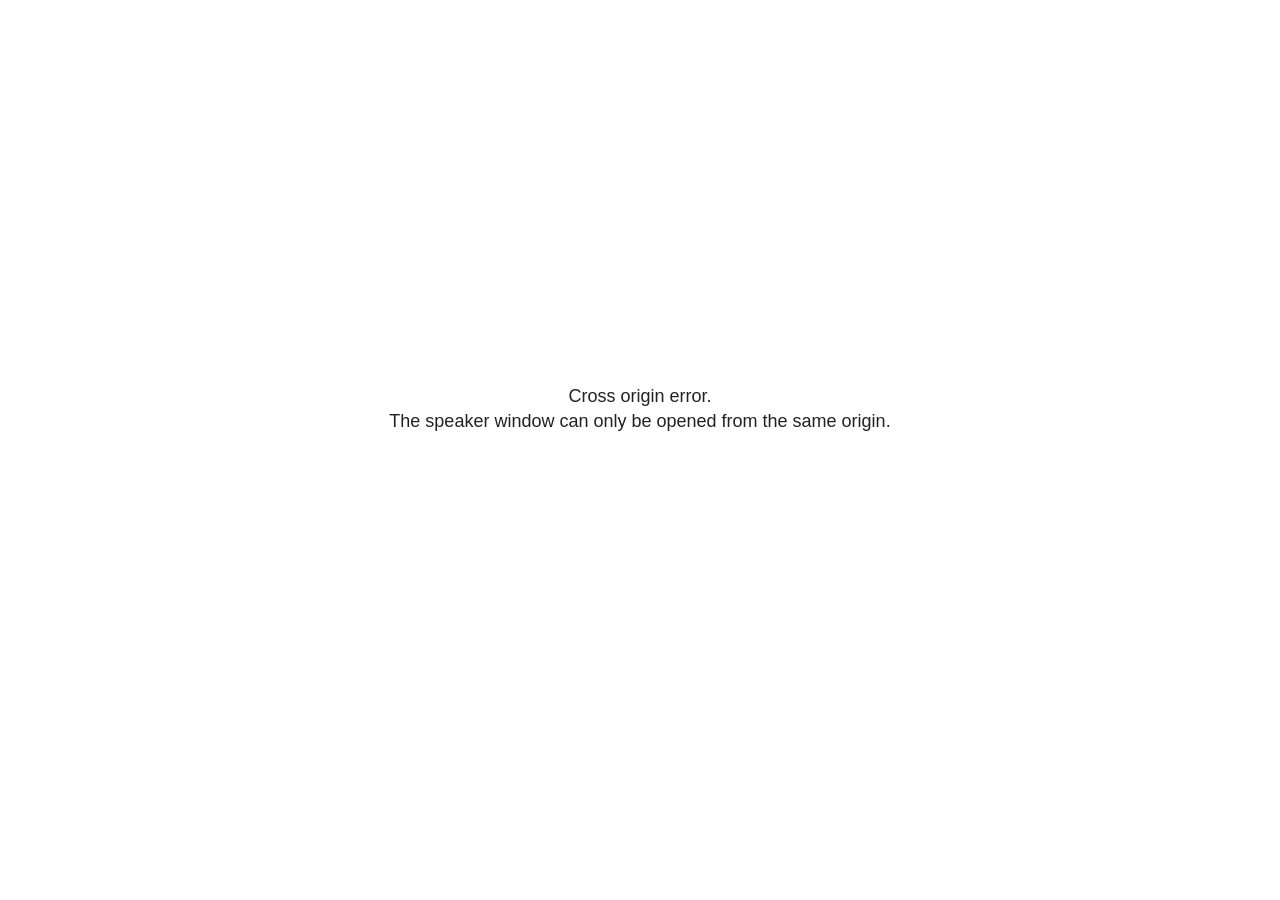
<file: site_libs/revealjs/plugin/notes/speaker-view.html>
<!--
	NOTE: You need to build the notes plugin after making changes to this file.
-->
<html lang="en">
	<head>
		<meta charset="utf-8">

		<title>reveal.js - Speaker View</title>

		<style>
			body {
				font-family: Helvetica;
				font-size: 18px;
			}

			#current-slide,
			#upcoming-slide,
			#speaker-controls {
				padding: 6px;
				box-sizing: border-box;
				-moz-box-sizing: border-box;
			}

			#current-slide iframe,
			#upcoming-slide iframe {
				width: 100%;
				height: 100%;
				border: 1px solid #ddd;
			}

			#current-slide .label,
			#upcoming-slide .label {
				position: absolute;
				top: 10px;
				left: 10px;
				z-index: 2;
			}

			#connection-status {
				position: absolute;
				top: 0;
				left: 0;
				width: 100%;
				height: 100%;
				z-index: 20;
				padding: 30% 20% 20% 20%;
				font-size: 18px;
				color: #222;
				background: #fff;
				text-align: center;
				box-sizing: border-box;
				line-height: 1.4;
			}

			.overlay-element {
				height: 34px;
				line-height: 34px;
				padding: 0 10px;
				text-shadow: none;
				background: rgba( 220, 220, 220, 0.8 );
				color: #222;
				font-size: 14px;
			}

			.overlay-element.interactive:hover {
				background: rgba( 220, 220, 220, 1 );
			}

			#current-slide {
				position: absolute;
				width: 60%;
				height: 100%;
				top: 0;
				left: 0;
				padding-right: 0;
			}

			#upcoming-slide {
				position: absolute;
				width: 40%;
				height: 40%;
				right: 0;
				top: 0;
			}

			/* Speaker controls */
			#speaker-controls {
				position: absolute;
				top: 40%;
				right: 0;
				width: 40%;
				height: 60%;
				overflow: auto;
				font-size: 18px;
			}

				.speaker-controls-time.hidden,
				.speaker-controls-notes.hidden {
					display: none;
				}

				.speaker-controls-time .label,
				.speaker-controls-pace .label,
				.speaker-controls-notes .label {
					text-transform: uppercase;
					font-weight: normal;
					font-size: 0.66em;
					color: #666;
					margin: 0;
				}

				.speaker-controls-time, .speaker-controls-pace {
					border-bottom: 1px solid rgba( 200, 200, 200, 0.5 );
					margin-bottom: 10px;
					padding: 10px 16px;
					padding-bottom: 20px;
					cursor: pointer;
				}

				.speaker-controls-time .reset-button {
					opacity: 0;
					float: right;
					color: #666;
					text-decoration: none;
				}
				.speaker-controls-time:hover .reset-button {
					opacity: 1;
				}

				.speaker-controls-time .timer,
				.speaker-controls-time .clock {
					width: 50%;
				}

				.speaker-controls-time .timer,
				.speaker-controls-time .clock,
				.speaker-controls-time .pacing .hours-value,
				.speaker-controls-time .pacing .minutes-value,
				.speaker-controls-time .pacing .seconds-value {
					font-size: 1.9em;
				}

				.speaker-controls-time .timer {
					float: left;
				}

				.speaker-controls-time .clock {
					float: right;
					text-align: right;
				}

				.speaker-controls-time span.mute {
					opacity: 0.3;
				}

				.speaker-controls-time .pacing-title {
					margin-top: 5px;
				}

				.speaker-controls-time .pacing.ahead {
					color: blue;
				}

				.speaker-controls-time .pacing.on-track {
					color: green;
				}

				.speaker-controls-time .pacing.behind {
					color: red;
				}

				.speaker-controls-notes {
					padding: 10px 16px;
				}

				.speaker-controls-notes .value {
					margin-top: 5px;
					line-height: 1.4;
					font-size: 1.2em;
				}

			/* Layout selector */
			#speaker-layout {
				position: absolute;
				top: 10px;
				right: 10px;
				color: #222;
				z-index: 10;
			}
				#speaker-layout select {
					position: absolute;
					width: 100%;
					height: 100%;
					top: 0;
					left: 0;
					border: 0;
					box-shadow: 0;
					cursor: pointer;
					opacity: 0;

					font-size: 1em;
					background-color: transparent;

					-moz-appearance: none;
					-webkit-appearance: none;
					-webkit-tap-highlight-color: rgba(0, 0, 0, 0);
				}

				#speaker-layout select:focus {
					outline: none;
					box-shadow: none;
				}

			.clear {
				clear: both;
			}

			/* Speaker layout: Wide */
			body[data-speaker-layout="wide"] #current-slide,
			body[data-speaker-layout="wide"] #upcoming-slide {
				width: 50%;
				height: 45%;
				padding: 6px;
			}

			body[data-speaker-layout="wide"] #current-slide {
				top: 0;
				left: 0;
			}

			body[data-speaker-layout="wide"] #upcoming-slide {
				top: 0;
				left: 50%;
			}

			body[data-speaker-layout="wide"] #speaker-controls {
				top: 45%;
				left: 0;
				width: 100%;
				height: 50%;
				font-size: 1.25em;
			}

			/* Speaker layout: Tall */
			body[data-speaker-layout="tall"] #current-slide,
			body[data-speaker-layout="tall"] #upcoming-slide {
				width: 45%;
				height: 50%;
				padding: 6px;
			}

			body[data-speaker-layout="tall"] #current-slide {
				top: 0;
				left: 0;
			}

			body[data-speaker-layout="tall"] #upcoming-slide {
				top: 50%;
				left: 0;
			}

			body[data-speaker-layout="tall"] #speaker-controls {
				padding-top: 40px;
				top: 0;
				left: 45%;
				width: 55%;
				height: 100%;
				font-size: 1.25em;
			}

			/* Speaker layout: Notes only */
			body[data-speaker-layout="notes-only"] #current-slide,
			body[data-speaker-layout="notes-only"] #upcoming-slide {
				display: none;
			}

			body[data-speaker-layout="notes-only"] #speaker-controls {
				padding-top: 40px;
				top: 0;
				left: 0;
				width: 100%;
				height: 100%;
				font-size: 1.25em;
			}

			@media screen and (max-width: 1080px) {
				body[data-speaker-layout="default"] #speaker-controls {
					font-size: 16px;
				}
			}

			@media screen and (max-width: 900px) {
				body[data-speaker-layout="default"] #speaker-controls {
					font-size: 14px;
				}
			}

			@media screen and (max-width: 800px) {
				body[data-speaker-layout="default"] #speaker-controls {
					font-size: 12px;
				}
			}

		</style>
	</head>

	<body>

		<div id="connection-status">Loading speaker view...</div>

		<div id="current-slide"></div>
		<div id="upcoming-slide"><span class="overlay-element label">Upcoming</span></div>
		<div id="speaker-controls">
			<div class="speaker-controls-time">
				<h4 class="label">Time <span class="reset-button">Click to Reset</span></h4>
				<div class="clock">
					<span class="clock-value">0:00 AM</span>
				</div>
				<div class="timer">
					<span class="hours-value">00</span><span class="minutes-value">:00</span><span class="seconds-value">:00</span>
				</div>
				<div class="clear"></div>

				<h4 class="label pacing-title" style="display: none">Pacing – Time to finish current slide</h4>
				<div class="pacing" style="display: none">
					<span class="hours-value">00</span><span class="minutes-value">:00</span><span class="seconds-value">:00</span>
				</div>
			</div>

			<div class="speaker-controls-notes hidden">
				<h4 class="label">Notes</h4>
				<div class="value"></div>
			</div>
		</div>
		<div id="speaker-layout" class="overlay-element interactive">
			<span class="speaker-layout-label"></span>
			<select class="speaker-layout-dropdown"></select>
		</div>

		<script>

			(function() {

				var notes,
					notesValue,
					currentState,
					currentSlide,
					upcomingSlide,
					layoutLabel,
					layoutDropdown,
					pendingCalls = {},
					lastRevealApiCallId = 0,
					connected = false

				var connectionStatus = document.querySelector( '#connection-status' );

				var SPEAKER_LAYOUTS = {
					'default': 'Default',
					'wide': 'Wide',
					'tall': 'Tall',
					'notes-only': 'Notes only'
				};

				setupLayout();

				let openerOrigin;

				try {
					openerOrigin = window.opener.location.origin;
				}
				catch ( error ) { console.warn( error ) }

				// In order to prevent XSS, the speaker view will only run if its
				// opener has the same origin as itself
				if( window.location.origin !== openerOrigin ) {
					connectionStatus.innerHTML = 'Cross origin error.<br>The speaker window can only be opened from the same origin.';
					return;
				}

				var connectionTimeout = setTimeout( function() {
					connectionStatus.innerHTML = 'Error connecting to main window.<br>Please try closing and reopening the speaker view.';
				}, 5000 );

				window.addEventListener( 'message', function( event ) {

					// Validate the origin of all messages to avoid parsing messages
					// that aren't meant for us. Ignore when running off file:// so
					// that the speaker view continues to work without a web server.
					if( window.location.origin !== event.origin && window.location.origin !== 'file://' ) {
						return
					}

					clearTimeout( connectionTimeout );
					connectionStatus.style.display = 'none';

					var data = JSON.parse( event.data );

					// The overview mode is only useful to the reveal.js instance
					// where navigation occurs so we don't sync it
					if( data.state ) delete data.state.overview;

					// Messages sent by the notes plugin inside of the main window
					if( data && data.namespace === 'reveal-notes' ) {
						if( data.type === 'connect' ) {
							handleConnectMessage( data );
						}
						else if( data.type === 'state' ) {
							handleStateMessage( data );
						}
						else if( data.type === 'return' ) {
							pendingCalls[data.callId](data.result);
							delete pendingCalls[data.callId];
						}
					}
					// Messages sent by the reveal.js inside of the current slide preview
					else if( data && data.namespace === 'reveal' ) {
						if( /ready/.test( data.eventName ) ) {
							// Send a message back to notify that the handshake is complete
							window.opener.postMessage( JSON.stringify({ namespace: 'reveal-notes', type: 'connected'} ), '*' );
						}
						else if( /slidechanged|fragmentshown|fragmenthidden|paused|resumed/.test( data.eventName ) && currentState !== JSON.stringify( data.state ) ) {

							dispatchStateToMainWindow( data.state );

						}
					}

				} );

				/**
				 * Updates the presentation in the main window to match the state
				 * of the presentation in the notes window.
				 */
				const dispatchStateToMainWindow = debounce(( state ) => {
					window.opener.postMessage( JSON.stringify({ method: 'setState', args: [ state ]} ), '*' );
				}, 500);

				/**
				 * Asynchronously calls the Reveal.js API of the main frame.
				 */
				function callRevealApi( methodName, methodArguments, callback ) {

					var callId = ++lastRevealApiCallId;
					pendingCalls[callId] = callback;
					window.opener.postMessage( JSON.stringify( {
						namespace: 'reveal-notes',
						type: 'call',
						callId: callId,
						methodName: methodName,
						arguments: methodArguments
					} ), '*' );

				}

				/**
				 * Called when the main window is trying to establish a
				 * connection.
				 */
				function handleConnectMessage( data ) {

					if( connected === false ) {
						connected = true;

						setupIframes( data );
						setupKeyboard();
						setupNotes();
						setupTimer();
						setupHeartbeat();
					}

				}

				/**
				 * Called when the main window sends an updated state.
				 */
				function handleStateMessage( data ) {

					// Store the most recently set state to avoid circular loops
					// applying the same state
					currentState = JSON.stringify( data.state );

					// No need for updating the notes in case of fragment changes
					if ( data.notes ) {
						notes.classList.remove( 'hidden' );
						notesValue.style.whiteSpace = data.whitespace;
						if( data.markdown ) {
							notesValue.innerHTML = marked( data.notes );
						}
						else {
							notesValue.innerHTML = data.notes;
						}
					}
					else {
						notes.classList.add( 'hidden' );
					}

					// Update the note slides
					currentSlide.contentWindow.postMessage( JSON.stringify({ method: 'setState', args: [ data.state ] }), '*' );
					upcomingSlide.contentWindow.postMessage( JSON.stringify({ method: 'setState', args: [ data.state ] }), '*' );
					upcomingSlide.contentWindow.postMessage( JSON.stringify({ method: 'next' }), '*' );

				}

				// Limit to max one state update per X ms
				handleStateMessage = debounce( handleStateMessage, 200 );

				/**
				 * Forward keyboard events to the current slide window.
				 * This enables keyboard events to work even if focus
				 * isn't set on the current slide iframe.
				 *
				 * Block F5 default handling, it reloads and disconnects
				 * the speaker notes window.
				 */
				function setupKeyboard() {

					document.addEventListener( 'keydown', function( event ) {
						if( event.keyCode === 116 || ( event.metaKey && event.keyCode === 82 ) ) {
							event.preventDefault();
							return false;
						}
						currentSlide.contentWindow.postMessage( JSON.stringify({ method: 'triggerKey', args: [ event.keyCode ] }), '*' );
					} );

				}

				/**
				 * Creates the preview iframes.
				 */
				function setupIframes( data ) {

					var params = [
						'receiver',
						'progress=false',
						'history=false',
						'transition=none',
						'autoSlide=0',
						'backgroundTransition=none'
					].join( '&' );

					var urlSeparator = /\?/.test(data.url) ? '&' : '?';
					var hash = '#/' + data.state.indexh + '/' + data.state.indexv;
					var currentURL = data.url + urlSeparator + params + '&scrollActivationWidth=false&postMessageEvents=true' + hash;
					var upcomingURL = data.url + urlSeparator + params + '&scrollActivationWidth=false&controls=false' + hash;

					currentSlide = document.createElement( 'iframe' );
					currentSlide.setAttribute( 'width', 1280 );
					currentSlide.setAttribute( 'height', 1024 );
					currentSlide.setAttribute( 'src', currentURL );
					document.querySelector( '#current-slide' ).appendChild( currentSlide );

					upcomingSlide = document.createElement( 'iframe' );
					upcomingSlide.setAttribute( 'width', 640 );
					upcomingSlide.setAttribute( 'height', 512 );
					upcomingSlide.setAttribute( 'src', upcomingURL );
					document.querySelector( '#upcoming-slide' ).appendChild( upcomingSlide );

				}

				/**
				 * Setup the notes UI.
				 */
				function setupNotes() {

					notes = document.querySelector( '.speaker-controls-notes' );
					notesValue = document.querySelector( '.speaker-controls-notes .value' );

				}

				/**
				 * We send out a heartbeat at all times to ensure we can
				 * reconnect with the main presentation window after reloads.
				 */
				function setupHeartbeat() {

					setInterval( () => {
						window.opener.postMessage( JSON.stringify({ namespace: 'reveal-notes', type: 'heartbeat'} ), '*' );
					}, 1000 );

				}

				function getTimings( callback ) {

					callRevealApi( 'getSlidesAttributes', [], function ( slideAttributes ) {
						callRevealApi( 'getConfig', [], function ( config ) {
							var totalTime = config.totalTime;
							var minTimePerSlide = config.minimumTimePerSlide || 0;
							var defaultTiming = config.defaultTiming;
							if ((defaultTiming == null) && (totalTime == null)) {
								callback(null);
								return;
							}
							// Setting totalTime overrides defaultTiming
							if (totalTime) {
								defaultTiming = 0;
							}
							var timings = [];
							for ( var i in slideAttributes ) {
								var slide = slideAttributes[ i ];
								var timing = defaultTiming;
								if( slide.hasOwnProperty( 'data-timing' )) {
									var t = slide[ 'data-timing' ];
									timing = parseInt(t);
									if( isNaN(timing) ) {
										console.warn("Could not parse timing '" + t + "' of slide " + i + "; using default of " + defaultTiming);
										timing = defaultTiming;
									}
								}
								timings.push(timing);
							}
							if ( totalTime ) {
								// After we've allocated time to individual slides, we summarize it and
								// subtract it from the total time
								var remainingTime = totalTime - timings.reduce( function(a, b) { return a + b; }, 0 );
								// The remaining time is divided by the number of slides that have 0 seconds
								// allocated at the moment, giving the average time-per-slide on the remaining slides
								var remainingSlides = (timings.filter( function(x) { return x == 0 }) ).length
								var timePerSlide = Math.round( remainingTime / remainingSlides, 0 )
								// And now we replace every zero-value timing with that average
								timings = timings.map( function(x) { return (x==0 ? timePerSlide : x) } );
							}
							var slidesUnderMinimum = timings.filter( function(x) { return (x < minTimePerSlide) } ).length
							if ( slidesUnderMinimum ) {
								message = "The pacing time for " + slidesUnderMinimum + " slide(s) is under the configured minimum of " + minTimePerSlide + " seconds. Check the data-timing attribute on individual slides, or consider increasing the totalTime or minimumTimePerSlide configuration options (or removing some slides).";
								alert(message);
							}
							callback( timings );
						} );
					} );

				}

				/**
				 * Return the number of seconds allocated for presenting
				 * all slides up to and including this one.
				 */
				function getTimeAllocated( timings, callback ) {

					callRevealApi( 'getSlidePastCount', [], function ( currentSlide ) {
						var allocated = 0;
						for (var i in timings.slice(0, currentSlide + 1)) {
							allocated += timings[i];
						}
						callback( allocated );
					} );

				}

				/**
				 * Create the timer and clock and start updating them
				 * at an interval.
				 */
				function setupTimer() {

					var start = new Date(),
					timeEl = document.querySelector( '.speaker-controls-time' ),
					clockEl = timeEl.querySelector( '.clock-value' ),
					hoursEl = timeEl.querySelector( '.hours-value' ),
					minutesEl = timeEl.querySelector( '.minutes-value' ),
					secondsEl = timeEl.querySelector( '.seconds-value' ),
					pacingTitleEl = timeEl.querySelector( '.pacing-title' ),
					pacingEl = timeEl.querySelector( '.pacing' ),
					pacingHoursEl = pacingEl.querySelector( '.hours-value' ),
					pacingMinutesEl = pacingEl.querySelector( '.minutes-value' ),
					pacingSecondsEl = pacingEl.querySelector( '.seconds-value' );

					var timings = null;
					getTimings( function ( _timings ) {

						timings = _timings;
						if (_timings !== null) {
							pacingTitleEl.style.removeProperty('display');
							pacingEl.style.removeProperty('display');
						}

						// Update once directly
						_updateTimer();

						// Then update every second
						setInterval( _updateTimer, 1000 );

					} );


					function _resetTimer() {

						if (timings == null) {
							start = new Date();
							_updateTimer();
						}
						else {
							// Reset timer to beginning of current slide
							getTimeAllocated( timings, function ( slideEndTimingSeconds ) {
								var slideEndTiming = slideEndTimingSeconds * 1000;
								callRevealApi( 'getSlidePastCount', [], function ( currentSlide ) {
									var currentSlideTiming = timings[currentSlide] * 1000;
									var previousSlidesTiming = slideEndTiming - currentSlideTiming;
									var now = new Date();
									start = new Date(now.getTime() - previousSlidesTiming);
									_updateTimer();
								} );
							} );
						}

					}

					timeEl.addEventListener( 'click', function() {
						_resetTimer();
						return false;
					} );

					function _displayTime( hrEl, minEl, secEl, time) {

						var sign = Math.sign(time) == -1 ? "-" : "";
						time = Math.abs(Math.round(time / 1000));
						var seconds = time % 60;
						var minutes = Math.floor( time / 60 ) % 60 ;
						var hours = Math.floor( time / ( 60 * 60 )) ;
						hrEl.innerHTML = sign + zeroPadInteger( hours );
						if (hours == 0) {
							hrEl.classList.add( 'mute' );
						}
						else {
							hrEl.classList.remove( 'mute' );
						}
						minEl.innerHTML = ':' + zeroPadInteger( minutes );
						if (hours == 0 && minutes == 0) {
							minEl.classList.add( 'mute' );
						}
						else {
							minEl.classList.remove( 'mute' );
						}
						secEl.innerHTML = ':' + zeroPadInteger( seconds );
					}

					function _updateTimer() {

						var diff, hours, minutes, seconds,
						now = new Date();

						diff = now.getTime() - start.getTime();

						clockEl.innerHTML = now.toLocaleTimeString( 'en-US', { hour12: true, hour: '2-digit', minute:'2-digit' } );
						_displayTime( hoursEl, minutesEl, secondsEl, diff );
						if (timings !== null) {
							_updatePacing(diff);
						}

					}

					function _updatePacing(diff) {

						getTimeAllocated( timings, function ( slideEndTimingSeconds ) {
							var slideEndTiming = slideEndTimingSeconds * 1000;

							callRevealApi( 'getSlidePastCount', [], function ( currentSlide ) {
								var currentSlideTiming = timings[currentSlide] * 1000;
								var timeLeftCurrentSlide = slideEndTiming - diff;
								if (timeLeftCurrentSlide < 0) {
									pacingEl.className = 'pacing behind';
								}
								else if (timeLeftCurrentSlide < currentSlideTiming) {
									pacingEl.className = 'pacing on-track';
								}
								else {
									pacingEl.className = 'pacing ahead';
								}
								_displayTime( pacingHoursEl, pacingMinutesEl, pacingSecondsEl, timeLeftCurrentSlide );
							} );
						} );
					}

				}

				/**
				 * Sets up the speaker view layout and layout selector.
				 */
				function setupLayout() {

					layoutDropdown = document.querySelector( '.speaker-layout-dropdown' );
					layoutLabel = document.querySelector( '.speaker-layout-label' );

					// Render the list of available layouts
					for( var id in SPEAKER_LAYOUTS ) {
						var option = document.createElement( 'option' );
						option.setAttribute( 'value', id );
						option.textContent = SPEAKER_LAYOUTS[ id ];
						layoutDropdown.appendChild( option );
					}

					// Monitor the dropdown for changes
					layoutDropdown.addEventListener( 'change', function( event ) {

						setLayout( layoutDropdown.value );

					}, false );

					// Restore any currently persisted layout
					setLayout( getLayout() );

				}

				/**
				 * Sets a new speaker view layout. The layout is persisted
				 * in local storage.
				 */
				function setLayout( value ) {

					var title = SPEAKER_LAYOUTS[ value ];

					layoutLabel.innerHTML = 'Layout' + ( title ? ( ': ' + title ) : '' );
					layoutDropdown.value = value;

					document.body.setAttribute( 'data-speaker-layout', value );

					// Persist locally
					if( supportsLocalStorage() ) {
						window.localStorage.setItem( 'reveal-speaker-layout', value );
					}

				}

				/**
				 * Returns the ID of the most recently set speaker layout
				 * or our default layout if none has been set.
				 */
				function getLayout() {

					if( supportsLocalStorage() ) {
						var layout = window.localStorage.getItem( 'reveal-speaker-layout' );
						if( layout ) {
							return layout;
						}
					}

					// Default to the first record in the layouts hash
					for( var id in SPEAKER_LAYOUTS ) {
						return id;
					}

				}

				function supportsLocalStorage() {

					try {
						localStorage.setItem('test', 'test');
						localStorage.removeItem('test');
						return true;
					}
					catch( e ) {
						return false;
					}

				}

				function zeroPadInteger( num ) {

					var str = '00' + parseInt( num );
					return str.substring( str.length - 2 );

				}

				/**
				 * Limits the frequency at which a function can be called.
				 */
				function debounce( fn, ms ) {

					var lastTime = 0,
						timeout;

					return function() {

						var args = arguments;
						var context = this;

						clearTimeout( timeout );

						var timeSinceLastCall = Date.now() - lastTime;
						if( timeSinceLastCall > ms ) {
							fn.apply( context, args );
							lastTime = Date.now();
						}
						else {
							timeout = setTimeout( function() {
								fn.apply( context, args );
								lastTime = Date.now();
							}, ms - timeSinceLastCall );
						}

					}

				}

			})();

		</script>
	</body>
</html>
</file>
<file: site_libs/quarto-html/tippy.css>
.tippy-box[data-animation=fade][data-state=hidden]{opacity:0}[data-tippy-root]{max-width:calc(100vw - 10px)}.tippy-box{position:relative;background-color:#333;color:#fff;border-radius:4px;font-size:14px;line-height:1.4;white-space:normal;outline:0;transition-property:transform,visibility,opacity}.tippy-box[data-placement^=top]>.tippy-arrow{bottom:0}.tippy-box[data-placement^=top]>.tippy-arrow:before{bottom:-7px;left:0;border-width:8px 8px 0;border-top-color:initial;transform-origin:center top}.tippy-box[data-placement^=bottom]>.tippy-arrow{top:0}.tippy-box[data-placement^=bottom]>.tippy-arrow:before{top:-7px;left:0;border-width:0 8px 8px;border-bottom-color:initial;transform-origin:center bottom}.tippy-box[data-placement^=left]>.tippy-arrow{right:0}.tippy-box[data-placement^=left]>.tippy-arrow:before{border-width:8px 0 8px 8px;border-left-color:initial;right:-7px;transform-origin:center left}.tippy-box[data-placement^=right]>.tippy-arrow{left:0}.tippy-box[data-placement^=right]>.tippy-arrow:before{left:-7px;border-width:8px 8px 8px 0;border-right-color:initial;transform-origin:center right}.tippy-box[data-inertia][data-state=visible]{transition-timing-function:cubic-bezier(.54,1.5,.38,1.11)}.tippy-arrow{width:16px;height:16px;color:#333}.tippy-arrow:before{content:"";position:absolute;border-color:transparent;border-style:solid}.tippy-content{position:relative;padding:5px 9px;z-index:1}
</file>
<file: site_libs/quarto-html/quarto-syntax-highlighting-64a204ab8560d761af7679ceaba22944.css>
/* quarto syntax highlight colors */
:root {
  --quarto-hl-ot-color: #003B4F;
  --quarto-hl-at-color: #657422;
  --quarto-hl-ss-color: #20794D;
  --quarto-hl-an-color: #5E5E5E;
  --quarto-hl-fu-color: #4758AB;
  --quarto-hl-st-color: #20794D;
  --quarto-hl-cf-color: #003B4F;
  --quarto-hl-op-color: #5E5E5E;
  --quarto-hl-er-color: #AD0000;
  --quarto-hl-bn-color: #AD0000;
  --quarto-hl-al-color: #AD0000;
  --quarto-hl-va-color: #111111;
  --quarto-hl-bu-color: inherit;
  --quarto-hl-ex-color: inherit;
  --quarto-hl-pp-color: #AD0000;
  --quarto-hl-in-color: #5E5E5E;
  --quarto-hl-vs-color: #20794D;
  --quarto-hl-wa-color: #5E5E5E;
  --quarto-hl-do-color: #5E5E5E;
  --quarto-hl-im-color: #00769E;
  --quarto-hl-ch-color: #20794D;
  --quarto-hl-dt-color: #AD0000;
  --quarto-hl-fl-color: #AD0000;
  --quarto-hl-co-color: #5E5E5E;
  --quarto-hl-cv-color: #5E5E5E;
  --quarto-hl-cn-color: #8f5902;
  --quarto-hl-sc-color: #5E5E5E;
  --quarto-hl-dv-color: #AD0000;
  --quarto-hl-kw-color: #003B4F;
}

/* other quarto variables */
:root {
  --quarto-font-monospace: SFMono-Regular, Menlo, Monaco, Consolas, "Liberation Mono", "Courier New", monospace;
}

/* syntax highlight based on Pandoc's rules */
pre > code.sourceCode > span {
  color: #003B4F;
}

code.sourceCode > span {
  color: #003B4F;
}

div.sourceCode,
div.sourceCode pre.sourceCode {
  color: #003B4F;
}

/* Normal */
code span {
  color: #003B4F;
}

/* Alert */
code span.al {
  color: #AD0000;
  font-style: inherit;
}

/* Annotation */
code span.an {
  color: #5E5E5E;
  font-style: inherit;
}

/* Attribute */
code span.at {
  color: #657422;
  font-style: inherit;
}

/* BaseN */
code span.bn {
  color: #AD0000;
  font-style: inherit;
}

/* BuiltIn */
code span.bu {
  font-style: inherit;
}

/* ControlFlow */
code span.cf {
  color: #003B4F;
  font-weight: bold;
  font-style: inherit;
}

/* Char */
code span.ch {
  color: #20794D;
  font-style: inherit;
}

/* Constant */
code span.cn {
  color: #8f5902;
  font-style: inherit;
}

/* Comment */
code span.co {
  color: #5E5E5E;
  font-style: inherit;
}

/* CommentVar */
code span.cv {
  color: #5E5E5E;
  font-style: italic;
}

/* Documentation */
code span.do {
  color: #5E5E5E;
  font-style: italic;
}

/* DataType */
code span.dt {
  color: #AD0000;
  font-style: inherit;
}

/* DecVal */
code span.dv {
  color: #AD0000;
  font-style: inherit;
}

/* Error */
code span.er {
  color: #AD0000;
  font-style: inherit;
}

/* Extension */
code span.ex {
  font-style: inherit;
}

/* Float */
code span.fl {
  color: #AD0000;
  font-style: inherit;
}

/* Function */
code span.fu {
  color: #4758AB;
  font-style: inherit;
}

/* Import */
code span.im {
  color: #00769E;
  font-style: inherit;
}

/* Information */
code span.in {
  color: #5E5E5E;
  font-style: inherit;
}

/* Keyword */
code span.kw {
  color: #003B4F;
  font-weight: bold;
  font-style: inherit;
}

/* Operator */
code span.op {
  color: #5E5E5E;
  font-style: inherit;
}

/* Other */
code span.ot {
  color: #003B4F;
  font-style: inherit;
}

/* Preprocessor */
code span.pp {
  color: #AD0000;
  font-style: inherit;
}

/* SpecialChar */
code span.sc {
  color: #5E5E5E;
  font-style: inherit;
}

/* SpecialString */
code span.ss {
  color: #20794D;
  font-style: inherit;
}

/* String */
code span.st {
  color: #20794D;
  font-style: inherit;
}

/* Variable */
code span.va {
  color: #111111;
  font-style: inherit;
}

/* VerbatimString */
code span.vs {
  color: #20794D;
  font-style: inherit;
}

/* Warning */
code span.wa {
  color: #5E5E5E;
  font-style: italic;
}

.prevent-inlining {
  content: "</";
}

/*# sourceMappingURL=9d8d5bb603a83b8298b89080a598c93b.css.map */
</file>
<file: styles.css>
/* Position anchor for the hover interaction */
.welcome-tooltip-container {
  position: relative;
  display: inline-block;
}

/* Hidden Card Default State */
.welcome-tooltip-container .welcome-card-overlay {
  visibility: hidden;
  opacity: 0;
  width: 420px;
  background-color: #ffffff;
  color: #18181b;
  text-align: left;
  border: 1px solid #e4e4e7;
  border-radius: 10px;
  padding: 18px;
  position: absolute;
  z-index: 1000;
  top: 110%; /* Sits cleanly just below your subtitle */
  left: 50%;
  transform: translateX(-50%) translateY(10px);
  box-shadow: 0 10px 25px -5px rgba(0, 0, 0, 0.1), 0 8px 10px -6px rgba(0, 0, 0, 0.1);
  transition: opacity 0.25s ease-out, transform 0.25s ease-out, visibility 0.25s;
  pointer-events: none; /* Prevents flickering when moving mouse */
}

/* Elegant Little Decorative Arrow at the Top of the Card */
.welcome-tooltip-container .welcome-card-overlay::after {
  content: "";
  position: absolute;
  bottom: 100%;
  left: 50%;
  margin-left: -8px;
  border-width: 8px;
  border-style: solid;
  border-color: transparent transparent #ffffff transparent;
}

/* Trigger State: Smooth Fade-In and Slight Slide-Up on Mouse Over */
.welcome-tooltip-container:hover .welcome-card-overlay {
  visibility: visible;
  opacity: 1;
  transform: translateX(-50%) translateY(0);
}
</file>
<file: site_libs/quarto-diagram/mermaid.css>
.mermaidTooltip {
  position: absolute;
  text-align: center;
  max-width: 200px;
  padding: 2px;
  font-family: "trebuchet ms", verdana, arial;
  font-size: 12px;
  background: #ffffde;
  border: 1px solid #aaaa33;
  border-radius: 2px;
  pointer-events: none;
  z-index: 1000;
}
</file>
